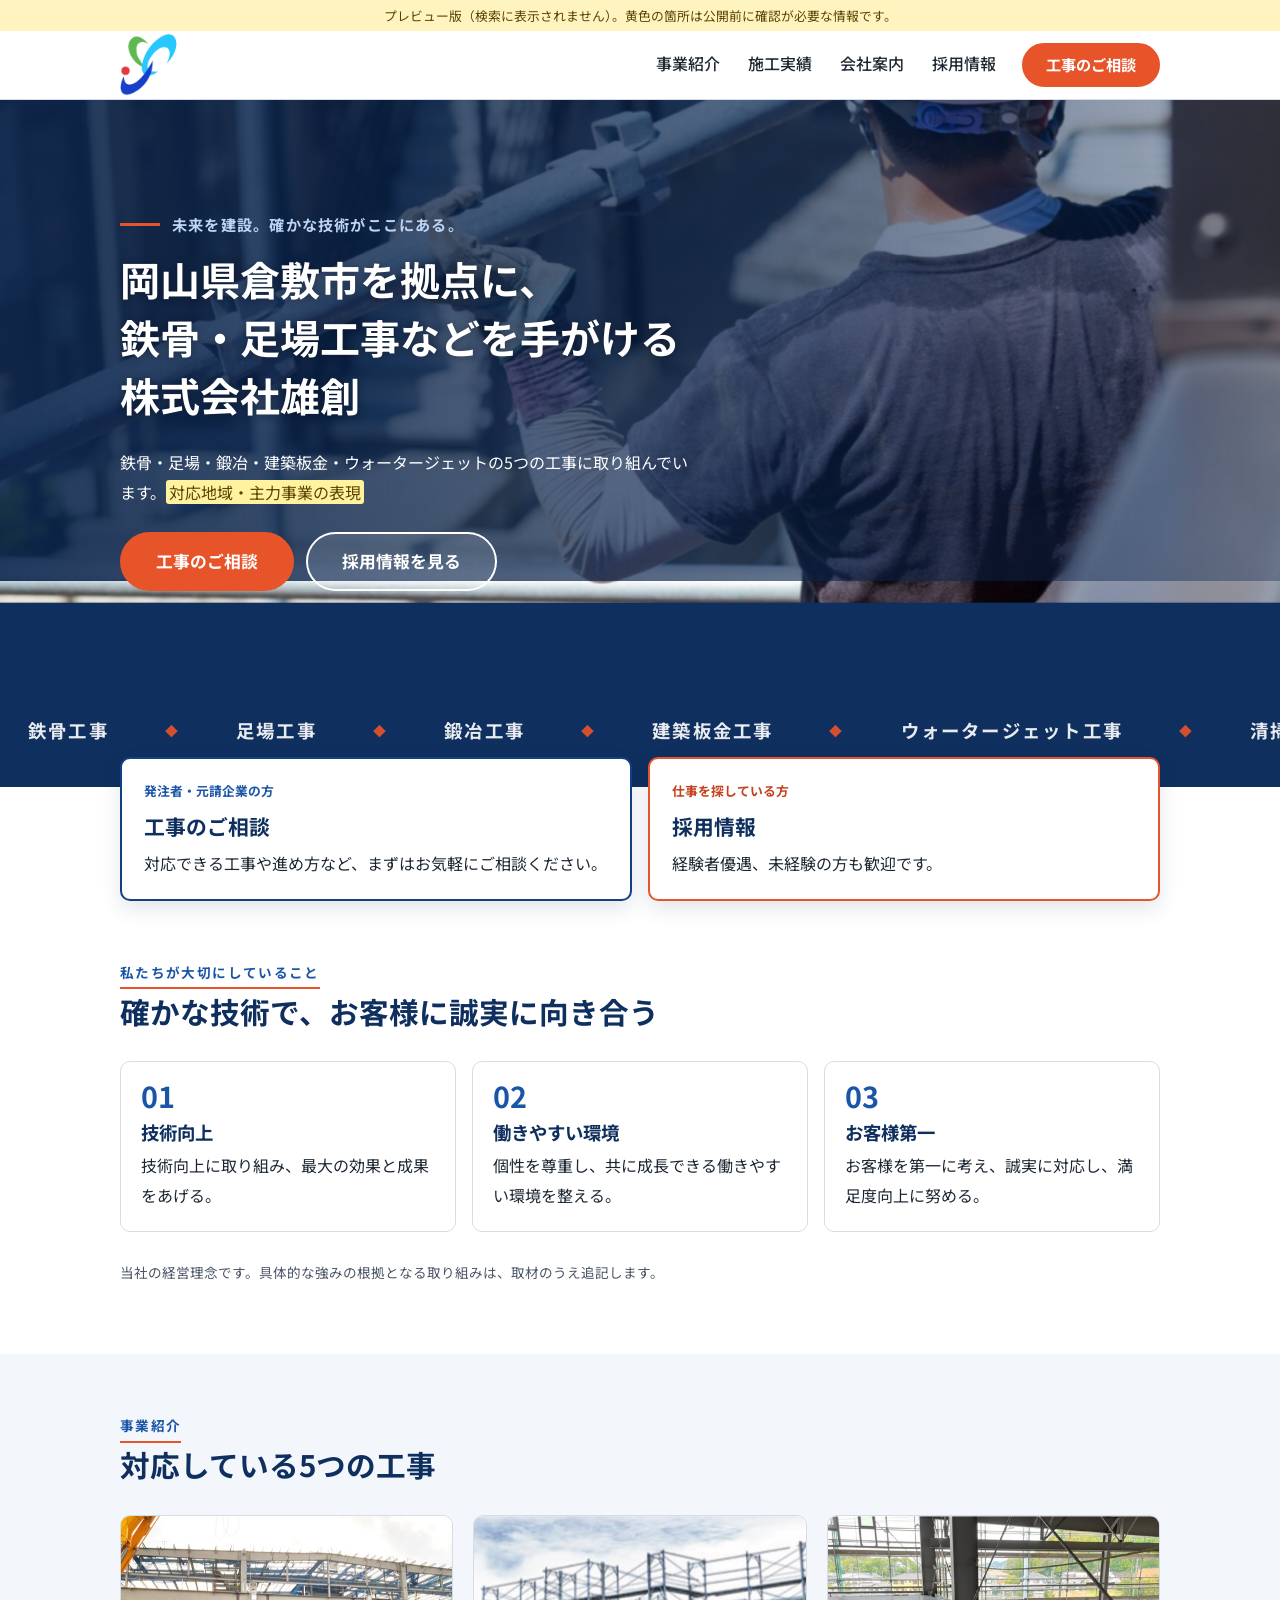
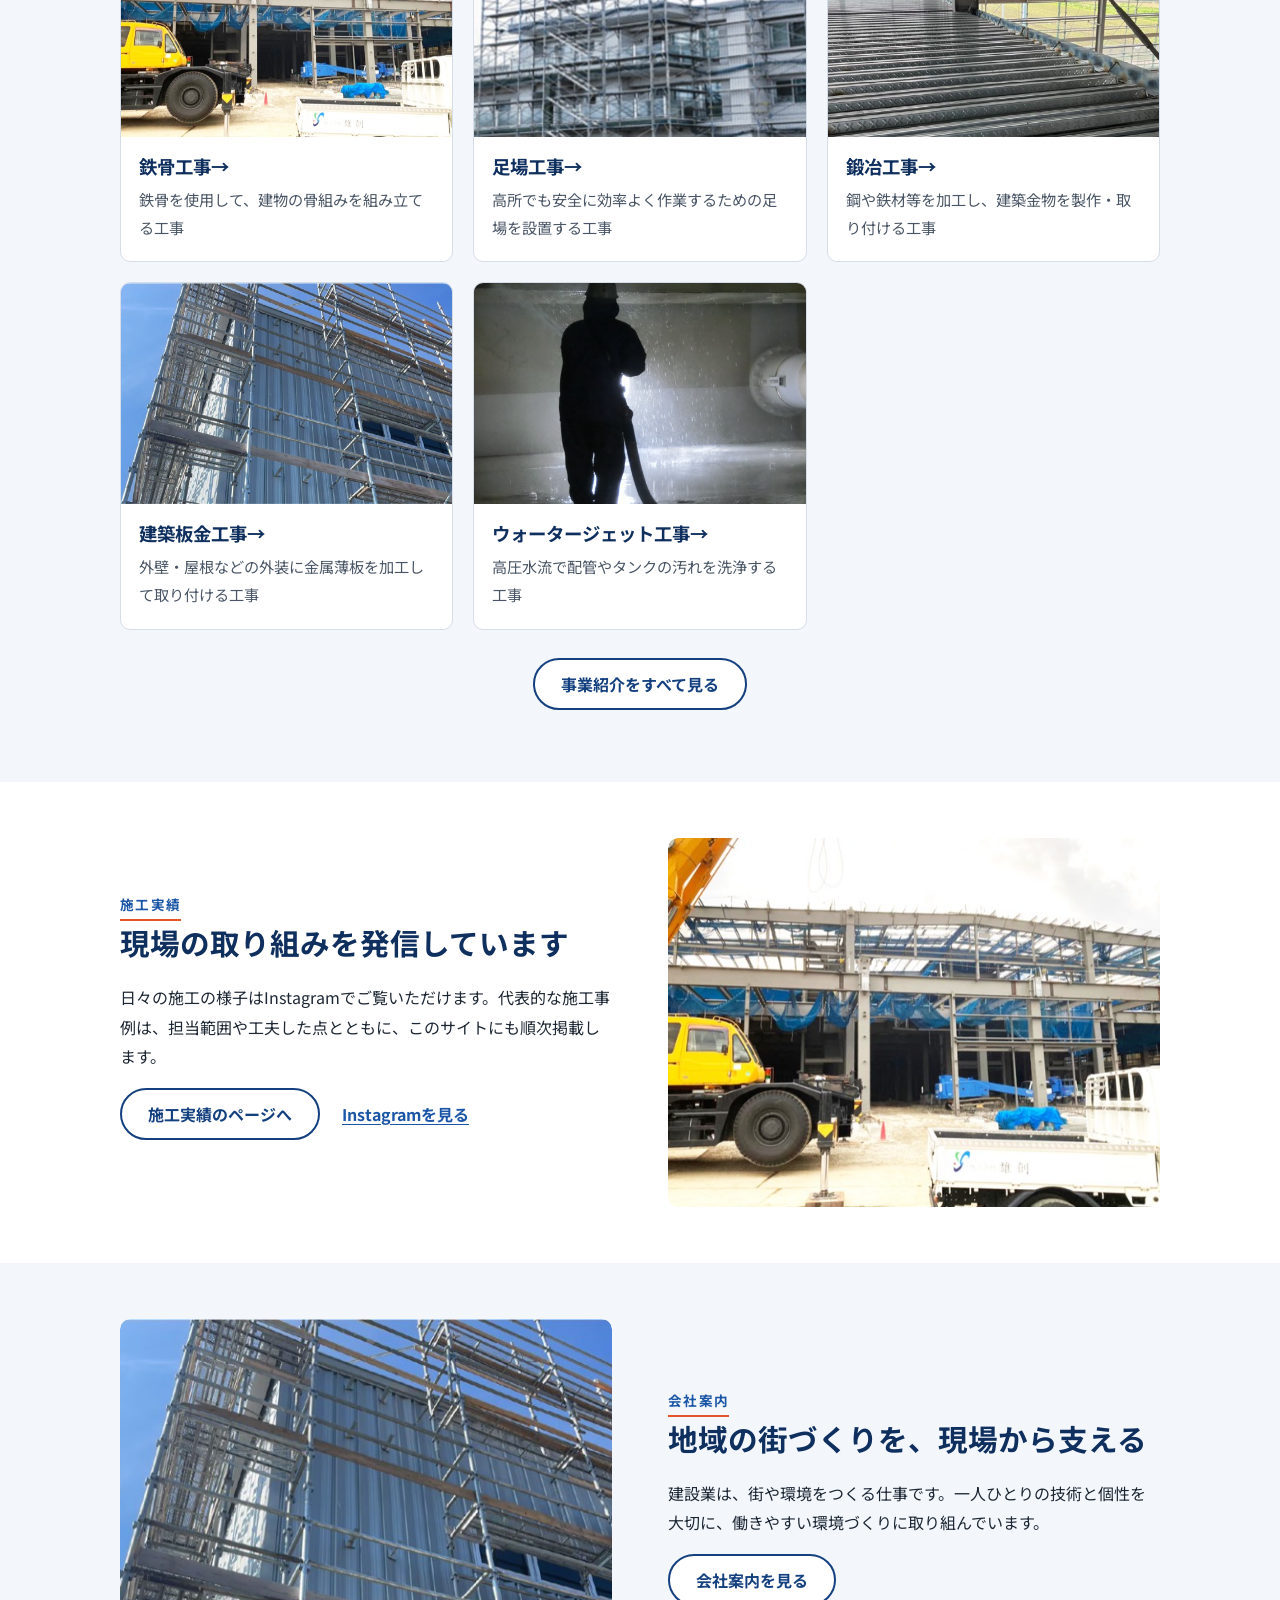
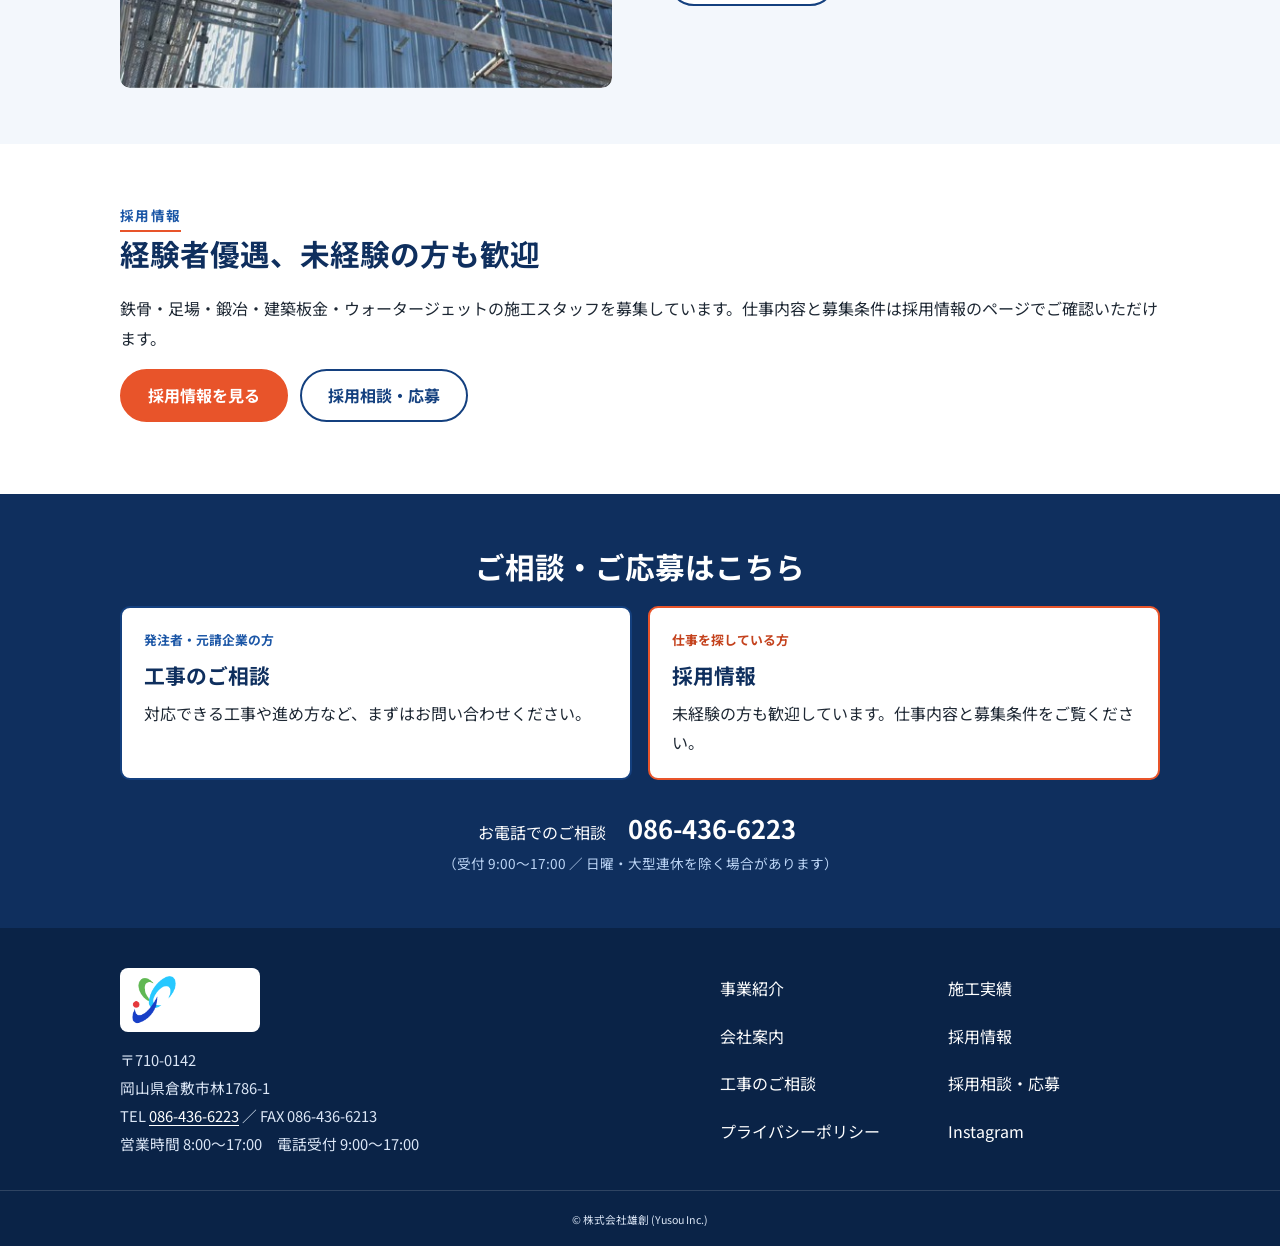
<file: index.html>
<!doctype html>
<html lang="ja">
<head>
<meta charset="utf-8">
<meta name="viewport" content="width=device-width, initial-scale=1">
<title>株式会社雄創｜岡山県倉敷市の鉄骨・足場工事</title>
<meta name="description" content="岡山県倉敷市を拠点に、鉄骨工事・足場工事・鍛冶工事・建築板金工事・ウォータージェット工事に取り組む株式会社雄創の公式サイトです。工事のご相談・採用情報はこちら。">
<meta name="robots" content="noindex,nofollow">
<link rel="canonical" href="https://www.yuusouinc.com/">
<meta property="og:type" content="website">
<meta property="og:locale" content="ja_JP">
<meta property="og:site_name" content="株式会社雄創">
<meta property="og:title" content="株式会社雄創｜岡山県倉敷市の鉄骨・足場工事">
<meta property="og:description" content="岡山県倉敷市を拠点に、鉄骨工事・足場工事・鍛冶工事・建築板金工事・ウォータージェット工事に取り組む株式会社雄創の公式サイトです。工事のご相談・採用情報はこちら。">
<meta property="og:url" content="https://www.yuusouinc.com/">
<meta property="og:image" content="https://www.yuusouinc.com/assets/img/work2.jpg">
<meta name="theme-color" content="#14407f">
<link rel="icon" href="assets/img/favicon.svg" type="image/svg+xml">
<link rel="preconnect" href="https://fonts.googleapis.com">
<link rel="preconnect" href="https://fonts.gstatic.com" crossorigin>
<link rel="stylesheet" href="https://fonts.googleapis.com/css2?family=Noto+Sans+JP:wght@400;500;700&display=swap">
<link rel="stylesheet" href="assets/css/style.css">
<script type="application/ld+json">{"@context": "https://schema.org", "@type": "Organization", "name": "株式会社雄創", "alternateName": "Yusou Inc.", "url": "https://www.yuusouinc.com/", "logo": "https://www.yuusouinc.com/assets/img/logo.png", "telephone": "+81-86-436-6223", "faxNumber": "+81-86-436-6213", "address": {"@type": "PostalAddress", "postalCode": "710-0142", "addressRegion": "岡山県", "addressLocality": "倉敷市", "streetAddress": "林1786-1", "addressCountry": "JP"}, "sameAs": ["https://www.instagram.com/kabuyusou"]}</script>
</head>
<body>
<div class="preview-bar" role="note">プレビュー版（検索に表示されません）。黄色の箇所は公開前に確認が必要な情報です。</div>
<a class="skip" href="#main">本文へスキップ</a>
<header class="site-header">
  <div class="wrap header-in">
    <a class="brand" href="index.html" aria-label="株式会社雄創 トップページ">
      <img src="assets/img/logo.png" width="190" height="78" alt="株式会社雄創">
    </a>
    <button class="nav-toggle" type="button" aria-expanded="false" aria-controls="gnav">
      <span class="nav-toggle-bars" aria-hidden="true"></span><span class="nav-toggle-label">メニュー</span>
    </button>
    <nav id="gnav" class="gnav" aria-label="メインメニュー">
      <ul>
        <li><a href="services/index.html">事業紹介</a></li><li><a href="works/index.html">施工実績</a></li><li><a href="company/index.html">会社案内</a></li><li><a href="recruit/index.html">採用情報</a></li>
        <li class="gnav-cta"><a class="btn btn-sm" href="contact/index.html" data-event="cta_contact_header">工事のご相談</a></li>
      </ul>
    </nav>
  </div>
</header>

<main id="main">

<section class="hero">
  <div class="hero-media"><img src="assets/img/work2.jpg" srcset="assets/img/work2-sm.jpg 600w, assets/img/work2.jpg 1200w" sizes="100vw" width="1200" height="800" alt="足場の資材を運ぶ作業員の後ろ姿" fetchpriority="high"></div>
  <div class="wrap hero-in">
    <p class="hero-kicker">未来を建設。確かな技術がここにある。</p>
    <h1>岡山県倉敷市を拠点に、<br class="pc">鉄骨・足場工事などを手がける<br class="pc">株式会社雄創</h1>
    <p class="hero-sub">鉄骨・足場・鍛冶・建築板金・ウォータージェットの5つの工事に取り組んでいます。<mark class="tbc" title="対応地域と主力事業を確認して確定">対応地域・主力事業の表現</mark></p>
    <div class="hero-actions">
      <a class="btn btn-lg" href="contact/index.html" data-event="cta_contact_hero">工事のご相談</a>
      <a class="btn btn-lg btn-ghost" href="recruit/index.html" data-event="cta_recruit_hero">採用情報を見る</a>
    </div>
  </div>
</section>

<div class="ticker" aria-hidden="true"><div class="ticker-track"><span>鉄骨工事</span><span>足場工事</span><span>鍛冶工事</span><span>建築板金工事</span><span>ウォータージェット工事</span><span>清掃業務</span><span>鉄骨工事</span><span>足場工事</span><span>鍛冶工事</span><span>建築板金工事</span><span>ウォータージェット工事</span><span>清掃業務</span><span>鉄骨工事</span><span>足場工事</span><span>鍛冶工事</span><span>建築板金工事</span><span>ウォータージェット工事</span><span>清掃業務</span><span>鉄骨工事</span><span>足場工事</span><span>鍛冶工事</span><span>建築板金工事</span><span>ウォータージェット工事</span><span>清掃業務</span></div></div>

<section class="entrances" aria-label="目的から探す">
  <div class="wrap cta-grid">
    <a class="cta-card" href="contact/index.html" data-event="cta_contact_entrance">
      <span class="cta-card-label">発注者・元請企業の方</span>
      <strong>工事のご相談</strong>
      <span>対応できる工事や進め方など、まずはお気軽にご相談ください。</span>
    </a>
    <a class="cta-card cta-card-alt" href="recruit/index.html" data-event="cta_recruit_entrance">
      <span class="cta-card-label">仕事を探している方</span>
      <strong>採用情報</strong>
      <span>経験者優遇、未経験の方も歓迎です。</span>
    </a>
  </div>
</section>

<section class="section" aria-labelledby="values-h">
  <div class="wrap">
    <p class="eyebrow">私たちが大切にしていること</p>
    <h2 id="values-h">確かな技術で、お客様に誠実に向き合う</h2>
    <ol class="values">
      <li><span class="values-no" aria-hidden="true">01</span><h3>技術向上</h3><p>技術向上に取り組み、最大の効果と成果をあげる。</p></li>
      <li><span class="values-no" aria-hidden="true">02</span><h3>働きやすい環境</h3><p>個性を尊重し、共に成長できる働きやすい環境を整える。</p></li>
      <li><span class="values-no" aria-hidden="true">03</span><h3>お客様第一</h3><p>お客様を第一に考え、誠実に対応し、満足度向上に努める。</p></li>
    </ol>
    <p class="note-small">当社の経営理念です。具体的な強みの根拠となる取り組みは、取材のうえ追記します。</p>
  </div>
</section>

<section class="section section-tint" aria-labelledby="svc-h">
  <div class="wrap">
    <p class="eyebrow">事業紹介</p>
    <h2 id="svc-h">対応している5つの工事</h2>
    <ul class="cards"><li class="card">
  <div class="card-media"><img src="assets/img/work1.jpg" srcset="assets/img/work1-sm.jpg 600w, assets/img/work1.jpg 1200w" sizes="(min-width: 900px) 360px, 100vw" width="1200" height="899" alt="鉄骨の骨組みを組み上げている建設現場とクレーン車" loading="lazy" decoding="async"></div>
  <div class="card-body">
    <h3><a href="services/index.html#tekkotsu">鉄骨工事</a></h3>
    <p>鉄骨を使用して、建物の骨組みを組み立てる工事</p>
  </div>
</li><li class="card">
  <div class="card-media"><img src="assets/img/ashiba.jpg" srcset="assets/img/ashiba-sm.jpg 600w, assets/img/ashiba.jpg 1200w" sizes="(min-width: 900px) 360px, 100vw" width="1230" height="450" alt="建物を囲むように組まれた足場" loading="lazy" decoding="async"></div>
  <div class="card-body">
    <h3><a href="services/index.html#ashiba">足場工事</a></h3>
    <p>高所でも安全に効率よく作業するための足場を設置する工事</p>
  </div>
</li><li class="card">
  <div class="card-media"><img src="assets/img/work3.jpg" srcset="assets/img/work3-sm.jpg 600w, assets/img/work3.jpg 1200w" sizes="(min-width: 900px) 360px, 100vw" width="1200" height="773" alt="鉄骨の床に敷かれたデッキプレートと施工中の建物" loading="lazy" decoding="async"></div>
  <div class="card-body">
    <h3><a href="services/index.html#kaji">鍛冶工事</a></h3>
    <p>鋼や鉄材等を加工し、建築金物を製作・取り付ける工事</p>
  </div>
</li><li class="card">
  <div class="card-media"><img src="assets/img/work4.jpg" srcset="assets/img/work4-sm.jpg 600w, assets/img/work4.jpg 1200w" sizes="(min-width: 900px) 360px, 100vw" width="1200" height="773" alt="金属パネルの外壁に沿って組まれた足場" loading="lazy" decoding="async"></div>
  <div class="card-body">
    <h3><a href="services/index.html#bankin">建築板金工事</a></h3>
    <p>外壁・屋根などの外装に金属薄板を加工して取り付ける工事</p>
  </div>
</li><li class="card">
  <div class="card-media"><img src="assets/img/work5.jpg" srcset="assets/img/work5-sm.jpg 600w, assets/img/work5.jpg 1200w" sizes="(min-width: 900px) 360px, 100vw" width="1200" height="900" alt="タンク内で高圧水による洗浄作業をする作業員のシルエット" loading="lazy" decoding="async"></div>
  <div class="card-body">
    <h3><a href="services/index.html#waterjet">ウォータージェット工事</a></h3>
    <p>高圧水流で配管やタンクの汚れを洗浄する工事</p>
  </div>
</li></ul>
    <p class="more"><a class="btn btn-outline" href="services/index.html">事業紹介をすべて見る</a></p>
  </div>
</section>

<section class="section" aria-labelledby="works-h">
  <div class="wrap split">
    <div>
      <p class="eyebrow">施工実績</p>
      <h2 id="works-h">現場の取り組みを発信しています</h2>
      <p>日々の施工の様子はInstagramでご覧いただけます。代表的な施工事例は、担当範囲や工夫した点とともに、このサイトにも順次掲載します。</p>
      <p class="more-left">
        <a class="btn btn-outline" href="works/index.html">施工実績のページへ</a>
        <a class="btn btn-text" href="https://www.instagram.com/kabuyusou" target="_blank" rel="noopener">Instagramを見る<span class="sr">（新しいタブで開きます）</span></a>
      </p>
    </div>
    <div class="split-media"><img src="assets/img/work1.jpg" srcset="assets/img/work1-sm.jpg 600w, assets/img/work1.jpg 1200w" sizes="(min-width: 900px) 520px, 100vw" width="1200" height="899" alt="鉄骨の骨組みを組み上げている建設現場" loading="lazy" decoding="async"></div>
  </div>
</section>

<section class="section section-tint" aria-labelledby="co-h">
  <div class="wrap split split-rev">
    <div class="split-media"><img src="assets/img/work4.jpg" srcset="assets/img/work4-sm.jpg 600w, assets/img/work4.jpg 1200w" sizes="(min-width: 900px) 520px, 100vw" width="1200" height="773" alt="金属パネルの外壁に沿って組まれた足場" loading="lazy" decoding="async"></div>
    <div>
      <p class="eyebrow">会社案内</p>
      <h2 id="co-h">地域の街づくりを、現場から支える</h2>
      <p>建設業は、街や環境をつくる仕事です。一人ひとりの技術と個性を大切に、働きやすい環境づくりに取り組んでいます。</p>
      <p class="more-left"><a class="btn btn-outline" href="company/index.html">会社案内を見る</a></p>
    </div>
  </div>
</section>

<section class="section" aria-labelledby="rec-h">
  <div class="wrap">
    <p class="eyebrow">採用情報</p>
    <h2 id="rec-h">経験者優遇、未経験の方も歓迎</h2>
    <p>鉄骨・足場・鍛冶・建築板金・ウォータージェットの施工スタッフを募集しています。仕事内容と募集条件は採用情報のページでご確認いただけます。</p>
    <p class="more-left">
      <a class="btn" href="recruit/index.html" data-event="cta_recruit_section">採用情報を見る</a>
      <a class="btn btn-outline" href="recruit/contact/index.html" data-event="cta_recruit_contact_section">採用相談・応募</a>
    </p>
  </div>
</section>
<section class="cta-band" aria-labelledby="cta-h">
  <div class="wrap">
    <h2 id="cta-h">ご相談・ご応募はこちら</h2>
    <div class="cta-grid">
      <a class="cta-card" href="contact/index.html" data-event="cta_contact_band">
        <span class="cta-card-label">発注者・元請企業の方</span>
        <strong>工事のご相談</strong>
        <span>対応できる工事や進め方など、まずはお問い合わせください。</span>
      </a>
      <a class="cta-card cta-card-alt" href="recruit/index.html" data-event="cta_recruit_band">
        <span class="cta-card-label">仕事を探している方</span>
        <strong>採用情報</strong>
        <span>未経験の方も歓迎しています。仕事内容と募集条件をご覧ください。</span>
      </a>
    </div>
    <p class="cta-tel">お電話でのご相談　<a href="tel:0864366223" data-event="tel_click_band">086-436-6223</a>
      <span>（受付 9:00〜17:00 ／ 日曜・大型連休を除く場合があります）</span></p>
  </div>
</section>

</main>
<footer class="site-footer">
  <div class="wrap footer-in">
    <div class="footer-co">
      <img src="assets/img/logo.png" width="190" height="78" alt="株式会社雄創" loading="lazy">
      <address>
        〒710-0142<br>岡山県倉敷市林1786-1<br>
        TEL <a href="tel:0864366223" data-event="tel_click_footer">086-436-6223</a> ／ FAX 086-436-6213<br>
        営業時間 8:00〜17:00　電話受付 9:00〜17:00
      </address>
    </div>
    <nav class="footer-nav" aria-label="フッターメニュー">
      <ul>
        <li><a href="services/index.html">事業紹介</a></li>
        <li><a href="works/index.html">施工実績</a></li>
        <li><a href="company/index.html">会社案内</a></li>
        <li><a href="recruit/index.html">採用情報</a></li>
        <li><a href="contact/index.html">工事のご相談</a></li>
        <li><a href="recruit/contact/index.html">採用相談・応募</a></li>
        <li><a href="privacy/index.html">プライバシーポリシー</a></li>
        <li><a href="https://www.instagram.com/kabuyusou" rel="noopener" target="_blank">Instagram<span class="sr"> （新しいタブで開きます）</span></a></li>
      </ul>
    </nav>
  </div>
  <p class="copy"><small>© 株式会社雄創 (Yusou Inc.)</small></p>
</footer>
<script src="assets/js/main.js" defer></script>
</body>
</html>
</file>
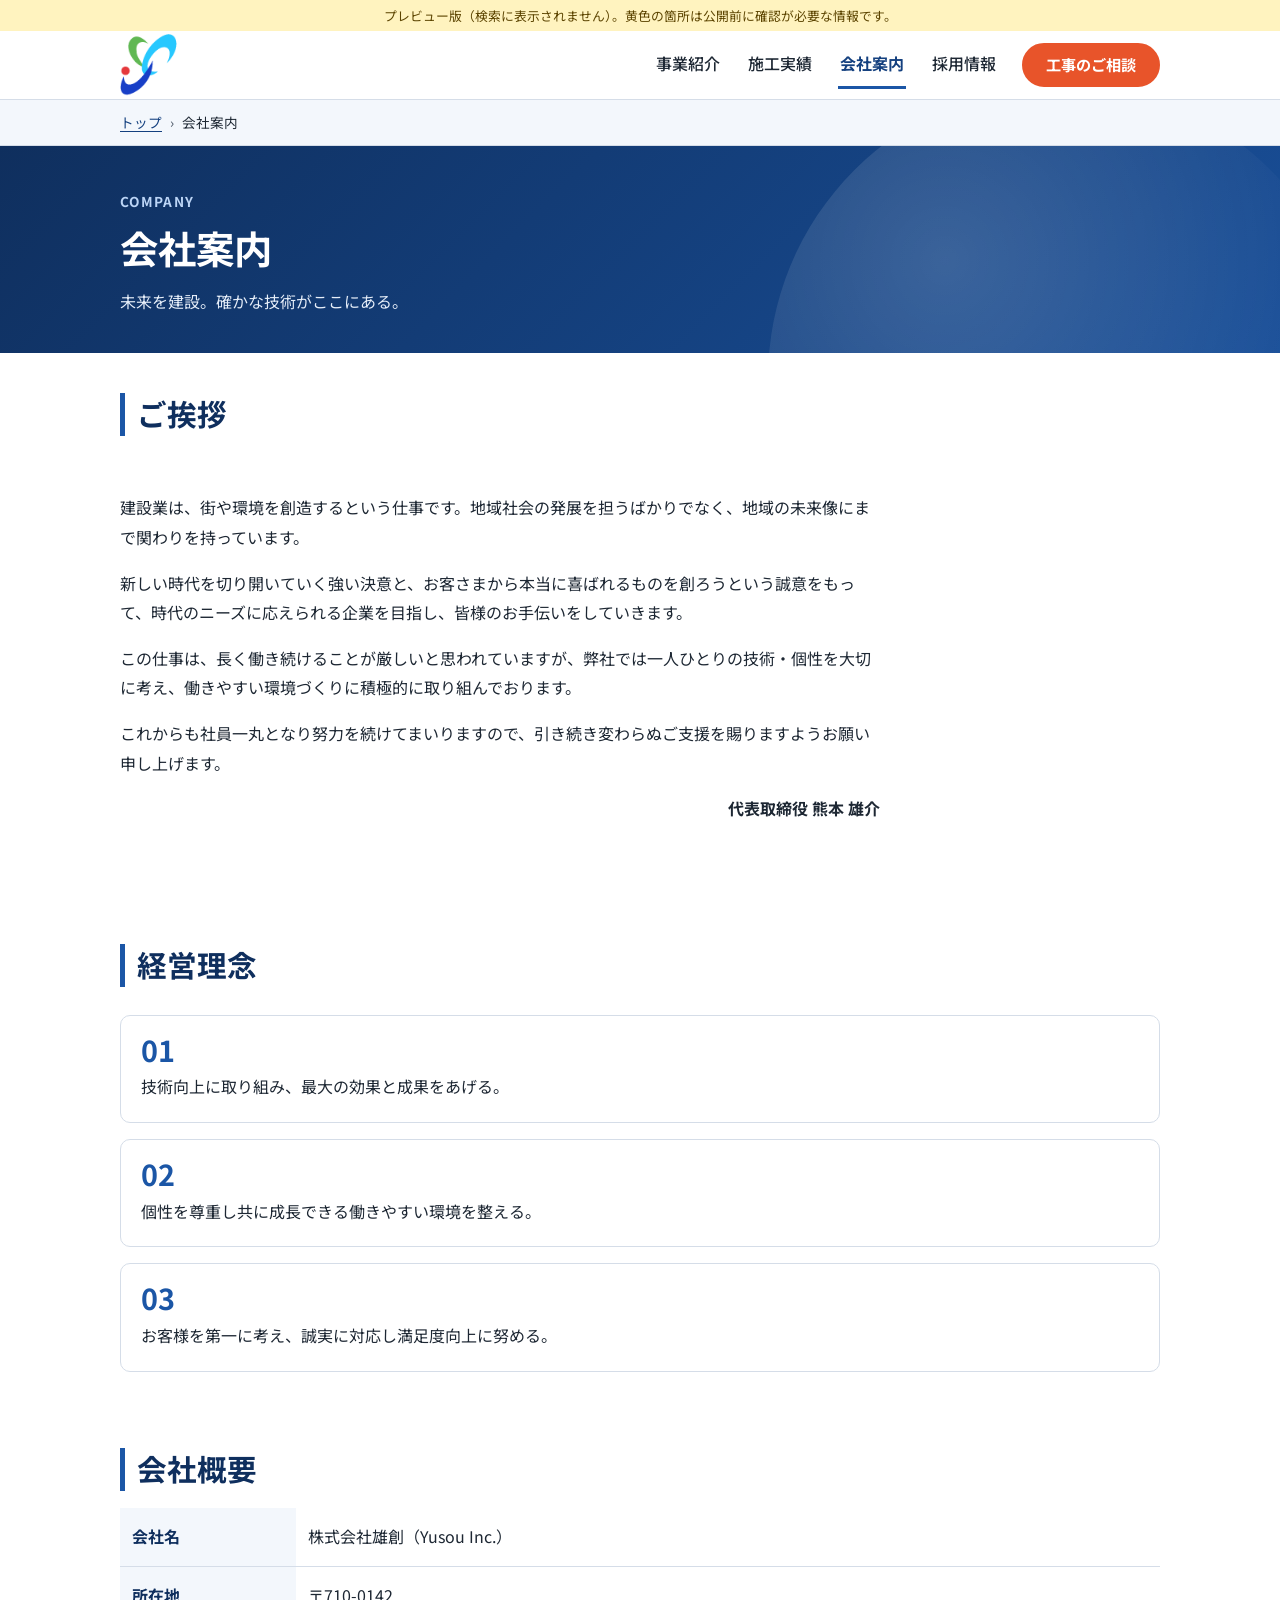
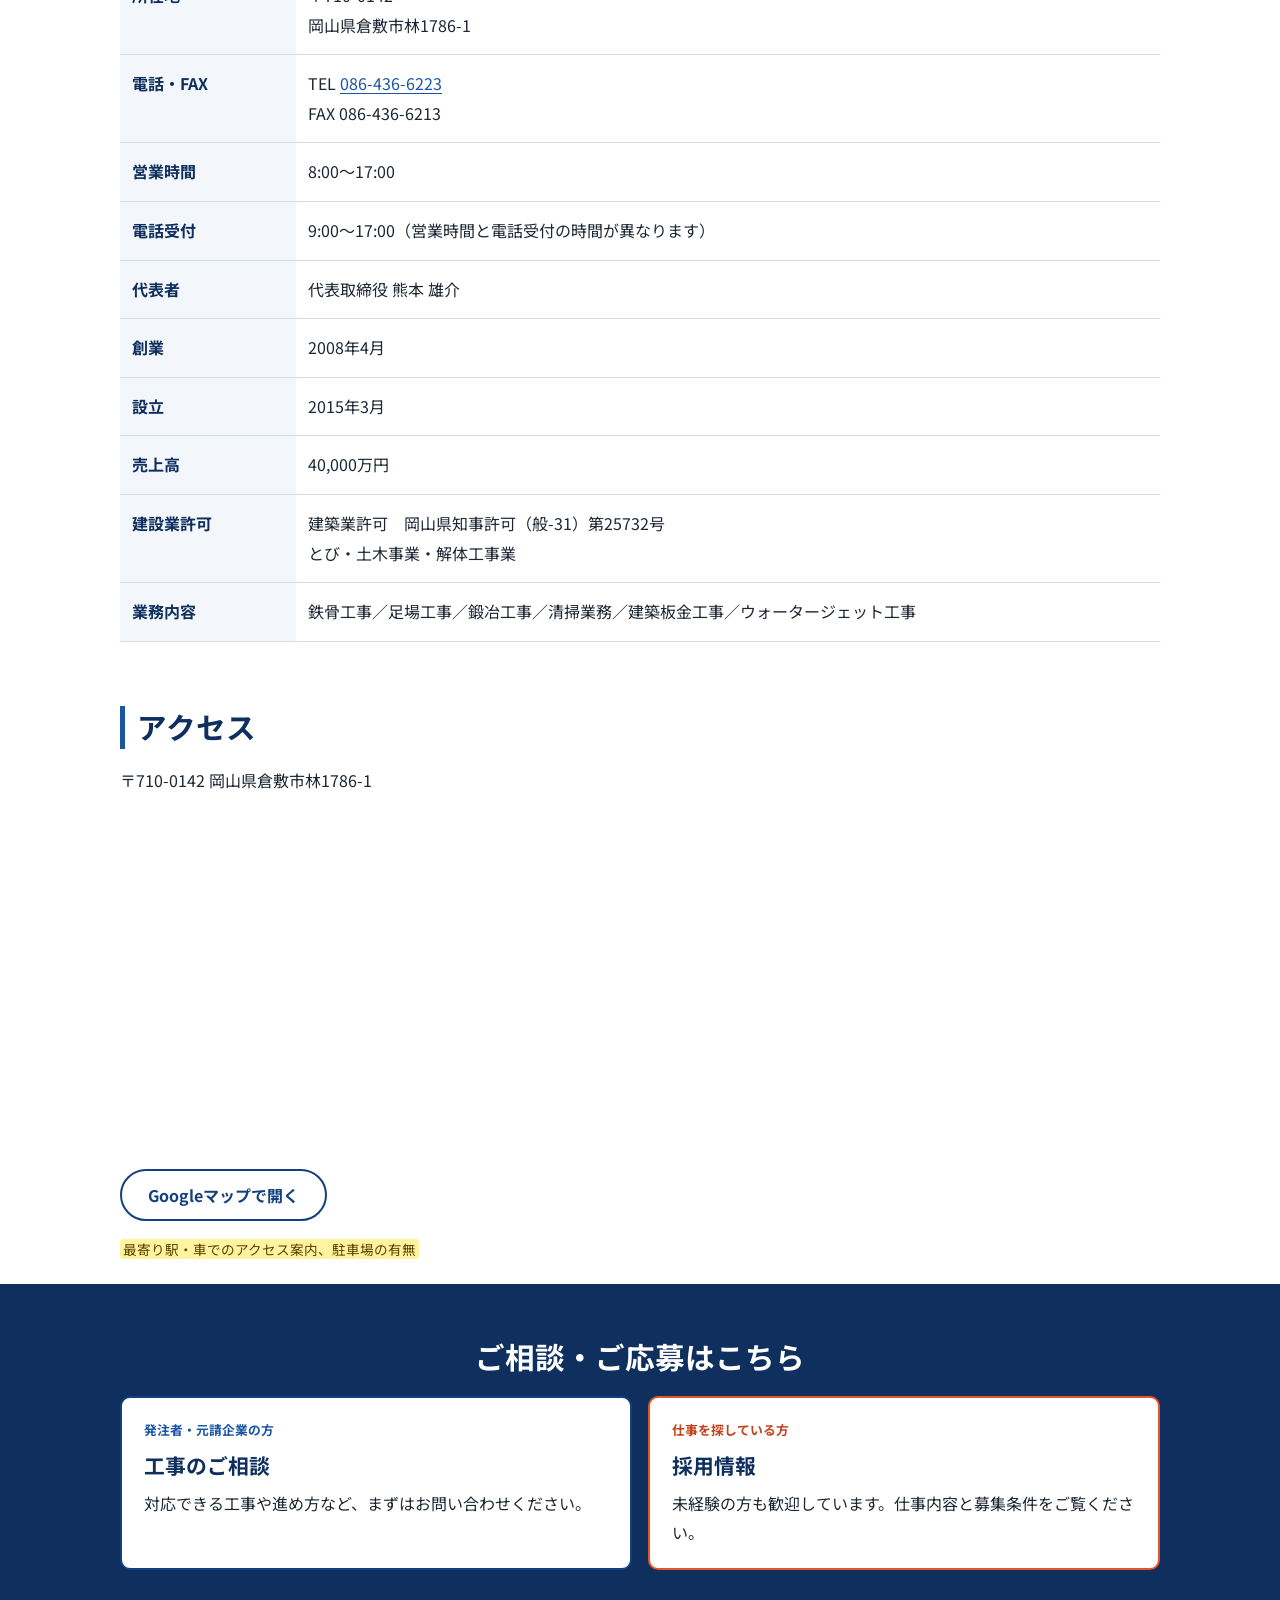
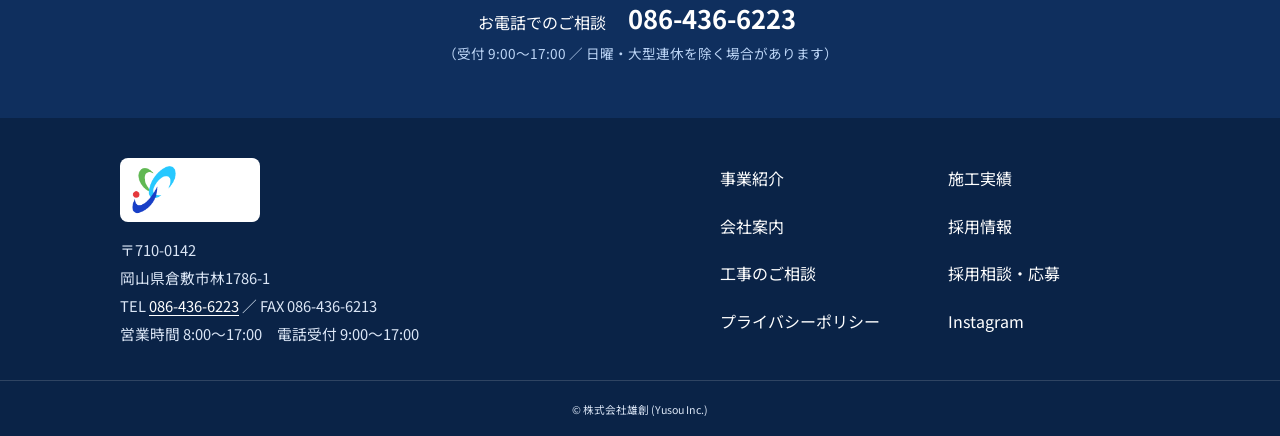
<file: company/index.html>
<!doctype html>
<html lang="ja">
<head>
<meta charset="utf-8">
<meta name="viewport" content="width=device-width, initial-scale=1">
<title>会社案内（会社概要・代表挨拶・経営理念）｜株式会社雄創</title>
<meta name="description" content="株式会社雄創の会社概要、代表挨拶、経営理念、所在地（岡山県倉敷市林1786-1）、建設業許可情報をご案内します。">
<meta name="robots" content="noindex,nofollow">
<link rel="canonical" href="https://www.yuusouinc.com/company/">
<meta property="og:type" content="website">
<meta property="og:locale" content="ja_JP">
<meta property="og:site_name" content="株式会社雄創">
<meta property="og:title" content="会社案内（会社概要・代表挨拶・経営理念）｜株式会社雄創">
<meta property="og:description" content="株式会社雄創の会社概要、代表挨拶、経営理念、所在地（岡山県倉敷市林1786-1）、建設業許可情報をご案内します。">
<meta property="og:url" content="https://www.yuusouinc.com/company/">
<meta property="og:image" content="https://www.yuusouinc.com/assets/img/work2.jpg">
<meta name="theme-color" content="#14407f">
<link rel="icon" href="../assets/img/favicon.svg" type="image/svg+xml">
<link rel="preconnect" href="https://fonts.googleapis.com">
<link rel="preconnect" href="https://fonts.gstatic.com" crossorigin>
<link rel="stylesheet" href="https://fonts.googleapis.com/css2?family=Noto+Sans+JP:wght@400;500;700&display=swap">
<link rel="stylesheet" href="../assets/css/style.css">
<script type="application/ld+json">{"@context": "https://schema.org", "@type": "Organization", "name": "株式会社雄創", "alternateName": "Yusou Inc.", "url": "https://www.yuusouinc.com/", "logo": "https://www.yuusouinc.com/assets/img/logo.png", "telephone": "+81-86-436-6223", "faxNumber": "+81-86-436-6213", "address": {"@type": "PostalAddress", "postalCode": "710-0142", "addressRegion": "岡山県", "addressLocality": "倉敷市", "streetAddress": "林1786-1", "addressCountry": "JP"}, "sameAs": ["https://www.instagram.com/kabuyusou"]}</script>
<script type="application/ld+json">{"@context": "https://schema.org", "@type": "BreadcrumbList", "itemListElement": [{"@type": "ListItem", "position": 1, "name": "トップ", "item": "https://www.yuusouinc.com/"}, {"@type": "ListItem", "position": 2, "name": "会社案内", "item": "https://www.yuusouinc.com/company/"}]}</script>
</head>
<body>
<div class="preview-bar" role="note">プレビュー版（検索に表示されません）。黄色の箇所は公開前に確認が必要な情報です。</div>
<a class="skip" href="#main">本文へスキップ</a>
<header class="site-header">
  <div class="wrap header-in">
    <a class="brand" href="../index.html" aria-label="株式会社雄創 トップページ">
      <img src="../assets/img/logo.png" width="190" height="78" alt="株式会社雄創">
    </a>
    <button class="nav-toggle" type="button" aria-expanded="false" aria-controls="gnav">
      <span class="nav-toggle-bars" aria-hidden="true"></span><span class="nav-toggle-label">メニュー</span>
    </button>
    <nav id="gnav" class="gnav" aria-label="メインメニュー">
      <ul>
        <li><a href="../services/index.html">事業紹介</a></li><li><a href="../works/index.html">施工実績</a></li><li><a href="../company/index.html" aria-current="page">会社案内</a></li><li><a href="../recruit/index.html">採用情報</a></li>
        <li class="gnav-cta"><a class="btn btn-sm" href="../contact/index.html" data-event="cta_contact_header">工事のご相談</a></li>
      </ul>
    </nav>
  </div>
</header>
<nav class="crumbs" aria-label="パンくず"><div class="wrap"><ol><li><a href="../index.html">トップ</a></li><li aria-current="page">会社案内</li></ol></div></nav>
<main id="main">
<section class="page-head"><div class="wrap"><p class="eyebrow">COMPANY</p><h1>会社案内</h1><p class="page-lead">未来を建設。確かな技術がここにある。</p></div></section>
<div class="wrap">
  <section class="block" aria-labelledby="greet-h">
    <h2 id="greet-h">ご挨拶</h2>
    <div class="prose greeting">
      <p>建設業は、街や環境を創造するという仕事です。地域社会の発展を担うばかりでなく、地域の未来像にまで関わりを持っています。</p>
      <p>新しい時代を切り開いていく強い決意と、お客さまから本当に喜ばれるものを創ろうという誠意をもって、時代のニーズに応えられる企業を目指し、皆様のお手伝いをしていきます。</p>
      <p>この仕事は、長く働き続けることが厳しいと思われていますが、弊社では一人ひとりの技術・個性を大切に考え、働きやすい環境づくりに積極的に取り組んでおります。</p>
      <p>これからも社員一丸となり努力を続けてまいりますので、引き続き変わらぬご支援を賜りますようお願い申し上げます。</p>
      <p class="sign">代表取締役 熊本 雄介</p>
    </div>
  </section>

  <section class="block" aria-labelledby="phil-h">
    <h2 id="phil-h">経営理念</h2>
    <ol class="values values-compact">
      <li><span class="values-no" aria-hidden="true">01</span><p>技術向上に取り組み、最大の効果と成果をあげる。</p></li>
      <li><span class="values-no" aria-hidden="true">02</span><p>個性を尊重し共に成長できる働きやすい環境を整える。</p></li>
      <li><span class="values-no" aria-hidden="true">03</span><p>お客様を第一に考え、誠実に対応し満足度向上に努める。</p></li>
    </ol>
  </section>

  <section class="block" aria-labelledby="out-h">
    <h2 id="out-h">会社概要</h2>
    <table class="spec">
      <tbody>
        <tr><th scope="row">会社名</th><td>株式会社雄創（Yusou Inc.）</td></tr>
        <tr><th scope="row">所在地</th><td>〒710-0142<br>岡山県倉敷市林1786-1</td></tr>
        <tr><th scope="row">電話・FAX</th><td>TEL <a href="tel:0864366223">086-436-6223</a><br>FAX 086-436-6213</td></tr>
        <tr><th scope="row">営業時間</th><td>8:00〜17:00</td></tr>
        <tr><th scope="row">電話受付</th><td>9:00〜17:00（営業時間と電話受付の時間が異なります）</td></tr>
        <tr><th scope="row">代表者</th><td>代表取締役 熊本 雄介</td></tr>
        <tr><th scope="row">創業</th><td>2008年4月</td></tr>
        <tr><th scope="row">設立</th><td>2015年3月</td></tr>
        <tr><th scope="row">売上高</th><td>40,000万円</td></tr>
        <tr><th scope="row">建設業許可</th><td>建築業許可　岡山県知事許可（般-31）第25732号<br>とび・土木事業・解体工事業</td></tr>
        <tr><th scope="row">業務内容</th><td>鉄骨工事／足場工事／鍛冶工事／清掃業務／建築板金工事／ウォータージェット工事</td></tr>
      </tbody>
    </table>
  </section>

  <section class="block" aria-labelledby="map-h">
    <h2 id="map-h">アクセス</h2>
    <p>〒710-0142 岡山県倉敷市林1786-1</p>
    <div class="map" data-src="https://www.google.com/maps?q=岡山県倉敷市林1786-1&output=embed">
      <p><a class="btn btn-outline" href="https://www.google.com/maps/search/?api=1&query=岡山県倉敷市林1786-1" target="_blank" rel="noopener">Googleマップで開く<span class="sr">（新しいタブで開きます）</span></a></p>
    </div>
    <p class="note-small"><mark class="tbc" title="確認後に記載">最寄り駅・車でのアクセス案内、駐車場の有無</mark></p>
  </section>
</div>
<section class="cta-band" aria-labelledby="cta-h">
  <div class="wrap">
    <h2 id="cta-h">ご相談・ご応募はこちら</h2>
    <div class="cta-grid">
      <a class="cta-card" href="../contact/index.html" data-event="cta_contact_band">
        <span class="cta-card-label">発注者・元請企業の方</span>
        <strong>工事のご相談</strong>
        <span>対応できる工事や進め方など、まずはお問い合わせください。</span>
      </a>
      <a class="cta-card cta-card-alt" href="../recruit/index.html" data-event="cta_recruit_band">
        <span class="cta-card-label">仕事を探している方</span>
        <strong>採用情報</strong>
        <span>未経験の方も歓迎しています。仕事内容と募集条件をご覧ください。</span>
      </a>
    </div>
    <p class="cta-tel">お電話でのご相談　<a href="tel:0864366223" data-event="tel_click_band">086-436-6223</a>
      <span>（受付 9:00〜17:00 ／ 日曜・大型連休を除く場合があります）</span></p>
  </div>
</section>
</main>
<footer class="site-footer">
  <div class="wrap footer-in">
    <div class="footer-co">
      <img src="../assets/img/logo.png" width="190" height="78" alt="株式会社雄創" loading="lazy">
      <address>
        〒710-0142<br>岡山県倉敷市林1786-1<br>
        TEL <a href="tel:0864366223" data-event="tel_click_footer">086-436-6223</a> ／ FAX 086-436-6213<br>
        営業時間 8:00〜17:00　電話受付 9:00〜17:00
      </address>
    </div>
    <nav class="footer-nav" aria-label="フッターメニュー">
      <ul>
        <li><a href="../services/index.html">事業紹介</a></li>
        <li><a href="../works/index.html">施工実績</a></li>
        <li><a href="../company/index.html">会社案内</a></li>
        <li><a href="../recruit/index.html">採用情報</a></li>
        <li><a href="../contact/index.html">工事のご相談</a></li>
        <li><a href="../recruit/contact/index.html">採用相談・応募</a></li>
        <li><a href="../privacy/index.html">プライバシーポリシー</a></li>
        <li><a href="https://www.instagram.com/kabuyusou" rel="noopener" target="_blank">Instagram<span class="sr"> （新しいタブで開きます）</span></a></li>
      </ul>
    </nav>
  </div>
  <p class="copy"><small>© 株式会社雄創 (Yusou Inc.)</small></p>
</footer>
<script src="../assets/js/main.js" defer></script>
</body>
</html>
</file>
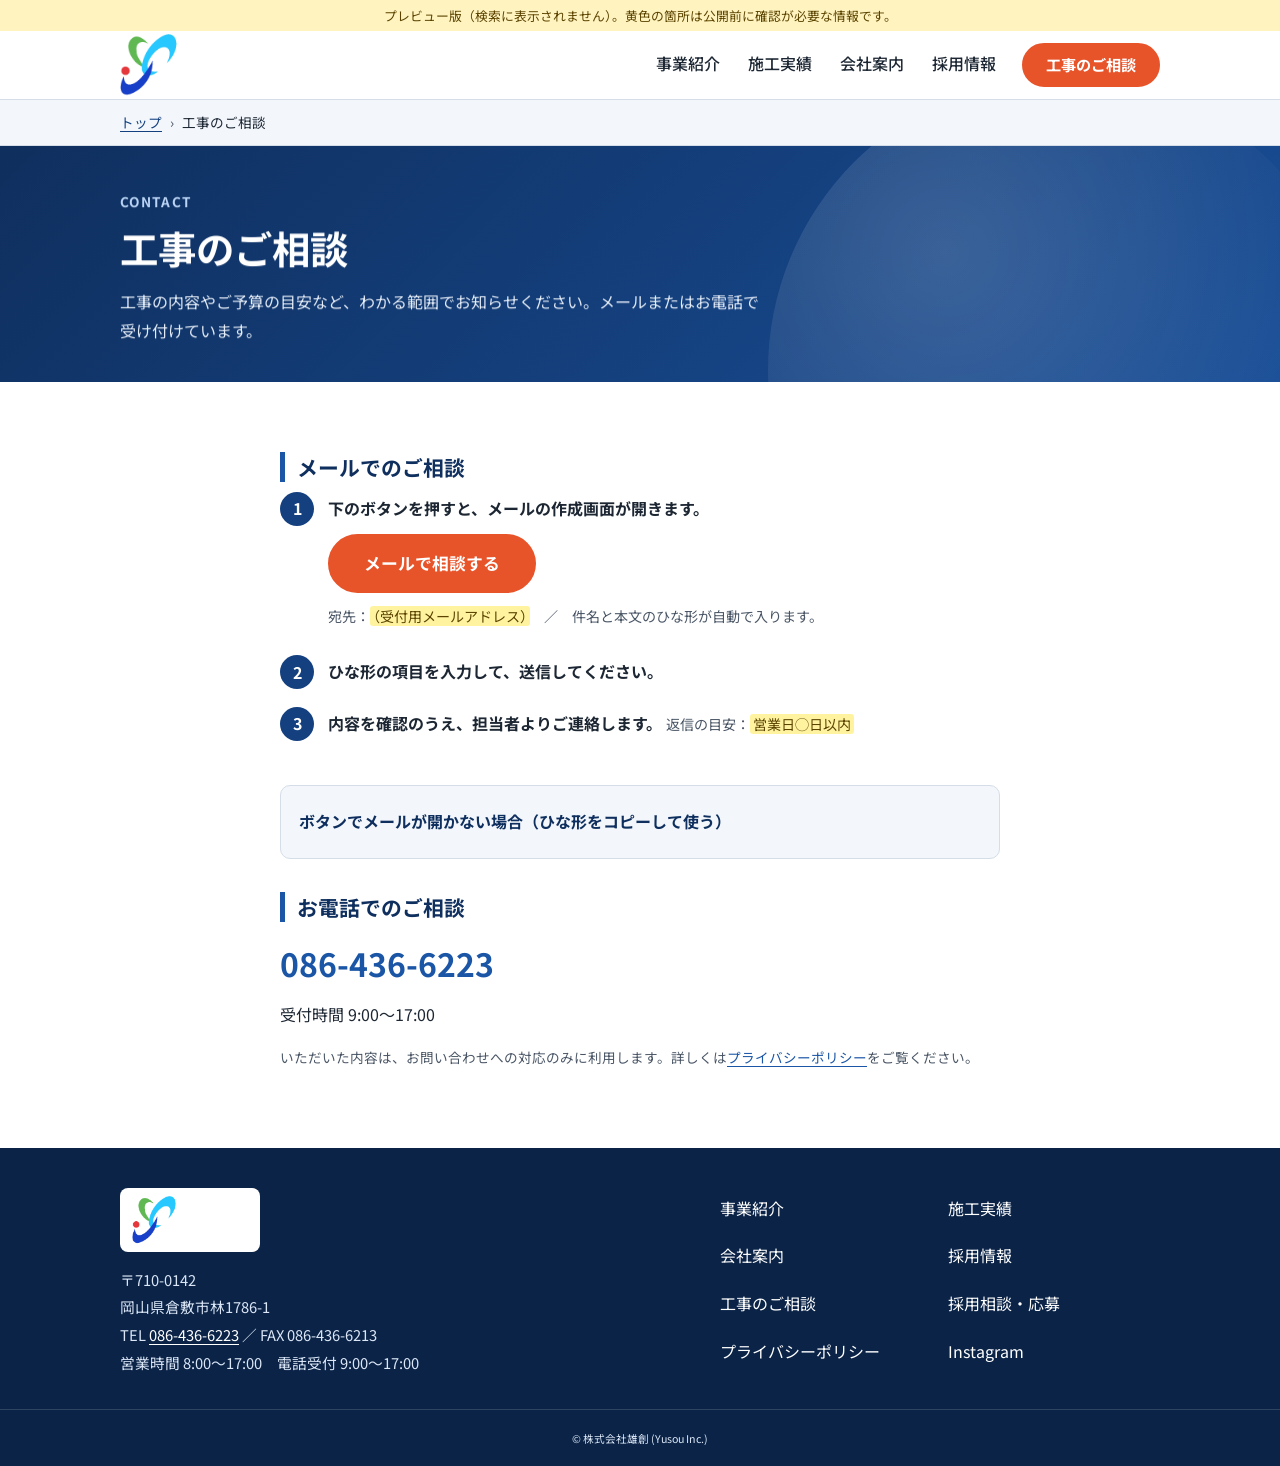
<file: contact/index.html>
<!doctype html>
<html lang="ja">
<head>
<meta charset="utf-8">
<meta name="viewport" content="width=device-width, initial-scale=1">
<title>工事のご相談・お問い合わせ｜株式会社雄創</title>
<meta name="description" content="株式会社雄創への工事のご相談・お問い合わせ窓口です。メールまたはお電話で、鉄骨・足場・鍛冶・建築板金・ウォータージェット工事のご相談を受け付けています。">
<meta name="robots" content="noindex,nofollow">
<link rel="canonical" href="https://www.yuusouinc.com/contact/">
<meta property="og:type" content="website">
<meta property="og:locale" content="ja_JP">
<meta property="og:site_name" content="株式会社雄創">
<meta property="og:title" content="工事のご相談・お問い合わせ｜株式会社雄創">
<meta property="og:description" content="株式会社雄創への工事のご相談・お問い合わせ窓口です。メールまたはお電話で、鉄骨・足場・鍛冶・建築板金・ウォータージェット工事のご相談を受け付けています。">
<meta property="og:url" content="https://www.yuusouinc.com/contact/">
<meta property="og:image" content="https://www.yuusouinc.com/assets/img/work2.jpg">
<meta name="theme-color" content="#14407f">
<link rel="icon" href="../assets/img/favicon.svg" type="image/svg+xml">
<link rel="preconnect" href="https://fonts.googleapis.com">
<link rel="preconnect" href="https://fonts.gstatic.com" crossorigin>
<link rel="stylesheet" href="https://fonts.googleapis.com/css2?family=Noto+Sans+JP:wght@400;500;700&display=swap">
<link rel="stylesheet" href="../assets/css/style.css">
<script type="application/ld+json">{"@context": "https://schema.org", "@type": "BreadcrumbList", "itemListElement": [{"@type": "ListItem", "position": 1, "name": "トップ", "item": "https://www.yuusouinc.com/"}, {"@type": "ListItem", "position": 2, "name": "工事のご相談", "item": "https://www.yuusouinc.com/contact/"}]}</script>
</head>
<body>
<div class="preview-bar" role="note">プレビュー版（検索に表示されません）。黄色の箇所は公開前に確認が必要な情報です。</div>
<a class="skip" href="#main">本文へスキップ</a>
<header class="site-header">
  <div class="wrap header-in">
    <a class="brand" href="../index.html" aria-label="株式会社雄創 トップページ">
      <img src="../assets/img/logo.png" width="190" height="78" alt="株式会社雄創">
    </a>
    <button class="nav-toggle" type="button" aria-expanded="false" aria-controls="gnav">
      <span class="nav-toggle-bars" aria-hidden="true"></span><span class="nav-toggle-label">メニュー</span>
    </button>
    <nav id="gnav" class="gnav" aria-label="メインメニュー">
      <ul>
        <li><a href="../services/index.html">事業紹介</a></li><li><a href="../works/index.html">施工実績</a></li><li><a href="../company/index.html">会社案内</a></li><li><a href="../recruit/index.html">採用情報</a></li>
        <li class="gnav-cta"><a class="btn btn-sm" href="../contact/index.html" data-event="cta_contact_header">工事のご相談</a></li>
      </ul>
    </nav>
  </div>
</header>
<nav class="crumbs" aria-label="パンくず"><div class="wrap"><ol><li><a href="../index.html">トップ</a></li><li aria-current="page">工事のご相談</li></ol></div></nav>
<main id="main">
<section class="page-head"><div class="wrap"><p class="eyebrow">CONTACT</p><h1>工事のご相談</h1><p class="page-lead">工事の内容やご予算の目安など、わかる範囲でお知らせください。メールまたはお電話で受け付けています。</p></div></section>
<div class="wrap form-wrap">
  <section aria-labelledby="mail-h">
    <h2 id="mail-h" class="h-line">メールでのご相談</h2>
    
  <ol class="steps">
    <li>
      <strong>下のボタンを押すと、メールの作成画面が開きます。</strong>
      <p><a class="btn btn-lg" href="mailto:?subject=%E3%80%90%E5%B7%A5%E4%BA%8B%E3%81%AE%E3%81%94%E7%9B%B8%E8%AB%87%E3%80%91&amp;body=%E4%BC%9A%E7%A4%BE%E5%90%8D%E3%83%BB%E5%9B%A3%E4%BD%93%E5%90%8D%EF%BC%88%E4%BB%BB%E6%84%8F%EF%BC%89%EF%BC%9A%0D%0A%E3%81%8A%E5%90%8D%E5%89%8D%EF%BC%9A%0D%0A%E3%81%94%E9%80%A3%E7%B5%A1%E5%85%88%EF%BC%88%E9%9B%BB%E8%A9%B1%E7%95%AA%E5%8F%B7%E3%81%AA%E3%81%A9%E3%83%BB%E4%BB%BB%E6%84%8F%EF%BC%89%EF%BC%9A%0D%0A%E3%81%94%E7%9B%B8%E8%AB%87%E3%81%AE%E5%B7%A5%E4%BA%8B%EF%BC%88%E9%89%84%E9%AA%A8%EF%BC%8F%E8%B6%B3%E5%A0%B4%EF%BC%8F%E9%8D%9B%E5%86%B6%EF%BC%8F%E5%BB%BA%E7%AF%89%E6%9D%BF%E9%87%91%EF%BC%8F%E3%82%A6%E3%82%A9%E3%83%BC%E3%82%BF%E3%83%BC%E3%82%B8%E3%82%A7%E3%83%83%E3%83%88%EF%BC%8F%E3%81%9D%E3%81%AE%E4%BB%96%EF%BC%89%EF%BC%9A%0D%0A%E3%81%94%E7%9B%B8%E8%AB%87%E5%86%85%E5%AE%B9%EF%BC%9A%0D%0A%0D%0A%E2%80%BB%E3%81%94%E4%BD%8F%E6%89%80%E3%83%BB%E3%83%95%E3%83%AA%E3%82%AC%E3%83%8A%E3%81%AA%E3%81%A9%E3%81%AE%E8%A8%98%E5%85%A5%E3%81%AF%E4%B8%8D%E8%A6%81%E3%81%A7%E3%81%99%E3%80%82" data-event="mail_click_construction">メールで相談する</a></p>
      <p class="hint">宛先：<mark class="tbc" title="受付用のメールアドレスが決まったら build.py の CO[&#x27;email&#x27;] に設定">（受付用メールアドレス）</mark>　／　件名と本文のひな形が自動で入ります。</p>
    </li>
    <li><strong>ひな形の項目を入力して、送信してください。</strong></li>
    <li><strong>内容を確認のうえ、担当者よりご連絡します。</strong>
      <span class="hint">返信の目安：<mark class="tbc" title="返信目安を確認">営業日◯日以内</mark></span></li>
  </ol>
  <details class="tmpl">
    <summary>ボタンでメールが開かない場合（ひな形をコピーして使う）</summary>
    <p>お使いのメールソフトに、宛先 <mark class="tbc" title="受付用のメールアドレスが決まったら build.py の CO[&#x27;email&#x27;] に設定">（受付用メールアドレス）</mark> と、下の件名・本文をコピーして送信してください。</p>
    <p class="tmpl-subject"><span>件名</span> <code>【工事のご相談】</code></p>
    <pre id="c-tmpl">会社名・団体名（任意）：
お名前：
ご連絡先（電話番号など・任意）：
ご相談の工事（鉄骨／足場／鍛冶／建築板金／ウォータージェット／その他）：
ご相談内容：

※ご住所・フリガナなどの記入は不要です。</pre>
    <button class="btn btn-outline btn-sm" type="button" data-copy="#c-tmpl">本文をコピーする</button>
    <span class="copy-status" role="status" aria-live="polite"></span>
  </details>
  </section>
  <section aria-labelledby="tel-h">
    <h2 id="tel-h" class="h-line">お電話でのご相談</h2>
    <p class="tel-big"><a href="tel:0864366223" data-event="tel_click_contact">086-436-6223</a></p>
    <p>受付時間 9:00〜17:00</p>
  </section>
  <p class="note-small">いただいた内容は、お問い合わせへの対応のみに利用します。詳しくは<a href="../privacy/index.html">プライバシーポリシー</a>をご覧ください。</p>
</div>
</main>
<footer class="site-footer">
  <div class="wrap footer-in">
    <div class="footer-co">
      <img src="../assets/img/logo.png" width="190" height="78" alt="株式会社雄創" loading="lazy">
      <address>
        〒710-0142<br>岡山県倉敷市林1786-1<br>
        TEL <a href="tel:0864366223" data-event="tel_click_footer">086-436-6223</a> ／ FAX 086-436-6213<br>
        営業時間 8:00〜17:00　電話受付 9:00〜17:00
      </address>
    </div>
    <nav class="footer-nav" aria-label="フッターメニュー">
      <ul>
        <li><a href="../services/index.html">事業紹介</a></li>
        <li><a href="../works/index.html">施工実績</a></li>
        <li><a href="../company/index.html">会社案内</a></li>
        <li><a href="../recruit/index.html">採用情報</a></li>
        <li><a href="../contact/index.html">工事のご相談</a></li>
        <li><a href="../recruit/contact/index.html">採用相談・応募</a></li>
        <li><a href="../privacy/index.html">プライバシーポリシー</a></li>
        <li><a href="https://www.instagram.com/kabuyusou" rel="noopener" target="_blank">Instagram<span class="sr"> （新しいタブで開きます）</span></a></li>
      </ul>
    </nav>
  </div>
  <p class="copy"><small>© 株式会社雄創 (Yusou Inc.)</small></p>
</footer>
<script src="../assets/js/main.js" defer></script>
</body>
</html>
</file>
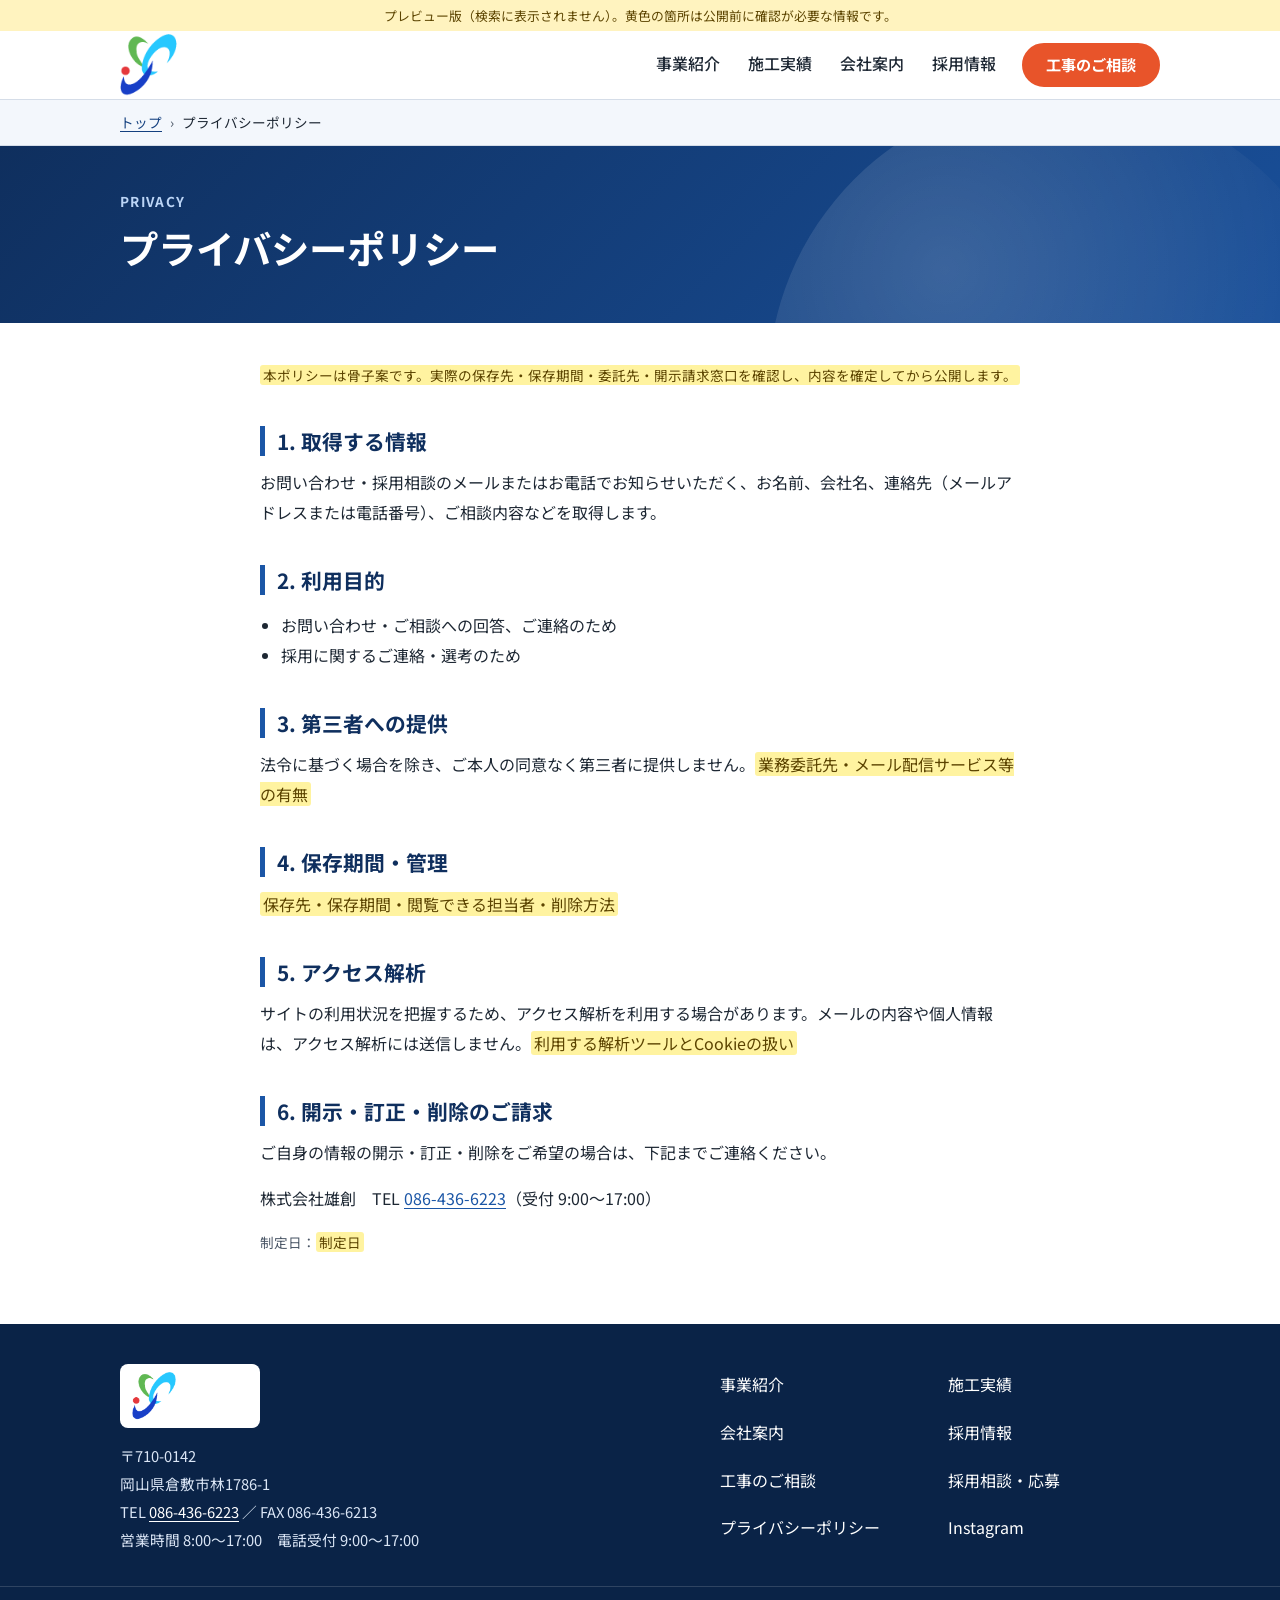
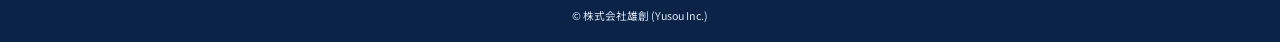
<file: privacy/index.html>
<!doctype html>
<html lang="ja">
<head>
<meta charset="utf-8">
<meta name="viewport" content="width=device-width, initial-scale=1">
<title>プライバシーポリシー｜株式会社雄創</title>
<meta name="description" content="株式会社雄創のプライバシーポリシー（個人情報の取り扱い）です。">
<meta name="robots" content="noindex,nofollow">
<link rel="canonical" href="https://www.yuusouinc.com/privacy/">
<meta property="og:type" content="website">
<meta property="og:locale" content="ja_JP">
<meta property="og:site_name" content="株式会社雄創">
<meta property="og:title" content="プライバシーポリシー｜株式会社雄創">
<meta property="og:description" content="株式会社雄創のプライバシーポリシー（個人情報の取り扱い）です。">
<meta property="og:url" content="https://www.yuusouinc.com/privacy/">
<meta property="og:image" content="https://www.yuusouinc.com/assets/img/work2.jpg">
<meta name="theme-color" content="#14407f">
<link rel="icon" href="../assets/img/favicon.svg" type="image/svg+xml">
<link rel="preconnect" href="https://fonts.googleapis.com">
<link rel="preconnect" href="https://fonts.gstatic.com" crossorigin>
<link rel="stylesheet" href="https://fonts.googleapis.com/css2?family=Noto+Sans+JP:wght@400;500;700&display=swap">
<link rel="stylesheet" href="../assets/css/style.css">
<script type="application/ld+json">{"@context": "https://schema.org", "@type": "BreadcrumbList", "itemListElement": [{"@type": "ListItem", "position": 1, "name": "トップ", "item": "https://www.yuusouinc.com/"}, {"@type": "ListItem", "position": 2, "name": "プライバシーポリシー", "item": "https://www.yuusouinc.com/privacy/"}]}</script>
</head>
<body>
<div class="preview-bar" role="note">プレビュー版（検索に表示されません）。黄色の箇所は公開前に確認が必要な情報です。</div>
<a class="skip" href="#main">本文へスキップ</a>
<header class="site-header">
  <div class="wrap header-in">
    <a class="brand" href="../index.html" aria-label="株式会社雄創 トップページ">
      <img src="../assets/img/logo.png" width="190" height="78" alt="株式会社雄創">
    </a>
    <button class="nav-toggle" type="button" aria-expanded="false" aria-controls="gnav">
      <span class="nav-toggle-bars" aria-hidden="true"></span><span class="nav-toggle-label">メニュー</span>
    </button>
    <nav id="gnav" class="gnav" aria-label="メインメニュー">
      <ul>
        <li><a href="../services/index.html">事業紹介</a></li><li><a href="../works/index.html">施工実績</a></li><li><a href="../company/index.html">会社案内</a></li><li><a href="../recruit/index.html">採用情報</a></li>
        <li class="gnav-cta"><a class="btn btn-sm" href="../contact/index.html" data-event="cta_contact_header">工事のご相談</a></li>
      </ul>
    </nav>
  </div>
</header>
<nav class="crumbs" aria-label="パンくず"><div class="wrap"><ol><li><a href="../index.html">トップ</a></li><li aria-current="page">プライバシーポリシー</li></ol></div></nav>
<main id="main">
<section class="page-head"><div class="wrap"><p class="eyebrow">PRIVACY</p><h1>プライバシーポリシー</h1></div></section>
<div class="wrap prose">
  <p class="note-small"><mark class="tbc" title="実際の個人情報の取り扱いを説明する文面にすること">本ポリシーは骨子案です。実際の保存先・保存期間・委託先・開示請求窓口を確認し、内容を確定してから公開します。</mark></p>
  <h2>1. 取得する情報</h2>
  <p>お問い合わせ・採用相談のメールまたはお電話でお知らせいただく、お名前、会社名、連絡先（メールアドレスまたは電話番号）、ご相談内容などを取得します。</p>
  <h2>2. 利用目的</h2>
  <ul>
    <li>お問い合わせ・ご相談への回答、ご連絡のため</li>
    <li>採用に関するご連絡・選考のため</li>
  </ul>
  <h2>3. 第三者への提供</h2>
  <p>法令に基づく場合を除き、ご本人の同意なく第三者に提供しません。<mark class="tbc" title="">業務委託先・メール配信サービス等の有無</mark></p>
  <h2>4. 保存期間・管理</h2>
  <p><mark class="tbc" title="運用担当と決定">保存先・保存期間・閲覧できる担当者・削除方法</mark></p>
  <h2>5. アクセス解析</h2>
  <p>サイトの利用状況を把握するため、アクセス解析を利用する場合があります。メールの内容や個人情報は、アクセス解析には送信しません。<mark class="tbc" title="導入状況を確認">利用する解析ツールとCookieの扱い</mark></p>
  <h2>6. 開示・訂正・削除のご請求</h2>
  <p>ご自身の情報の開示・訂正・削除をご希望の場合は、下記までご連絡ください。</p>
  <p>株式会社雄創　TEL <a href="tel:0864366223">086-436-6223</a>（受付 9:00〜17:00）</p>
  <p class="note-small">制定日：<mark class="tbc" title="公開日に合わせて設定">制定日</mark></p>
</div>
</main>
<footer class="site-footer">
  <div class="wrap footer-in">
    <div class="footer-co">
      <img src="../assets/img/logo.png" width="190" height="78" alt="株式会社雄創" loading="lazy">
      <address>
        〒710-0142<br>岡山県倉敷市林1786-1<br>
        TEL <a href="tel:0864366223" data-event="tel_click_footer">086-436-6223</a> ／ FAX 086-436-6213<br>
        営業時間 8:00〜17:00　電話受付 9:00〜17:00
      </address>
    </div>
    <nav class="footer-nav" aria-label="フッターメニュー">
      <ul>
        <li><a href="../services/index.html">事業紹介</a></li>
        <li><a href="../works/index.html">施工実績</a></li>
        <li><a href="../company/index.html">会社案内</a></li>
        <li><a href="../recruit/index.html">採用情報</a></li>
        <li><a href="../contact/index.html">工事のご相談</a></li>
        <li><a href="../recruit/contact/index.html">採用相談・応募</a></li>
        <li><a href="../privacy/index.html">プライバシーポリシー</a></li>
        <li><a href="https://www.instagram.com/kabuyusou" rel="noopener" target="_blank">Instagram<span class="sr"> （新しいタブで開きます）</span></a></li>
      </ul>
    </nav>
  </div>
  <p class="copy"><small>© 株式会社雄創 (Yusou Inc.)</small></p>
</footer>
<script src="../assets/js/main.js" defer></script>
</body>
</html>
</file>
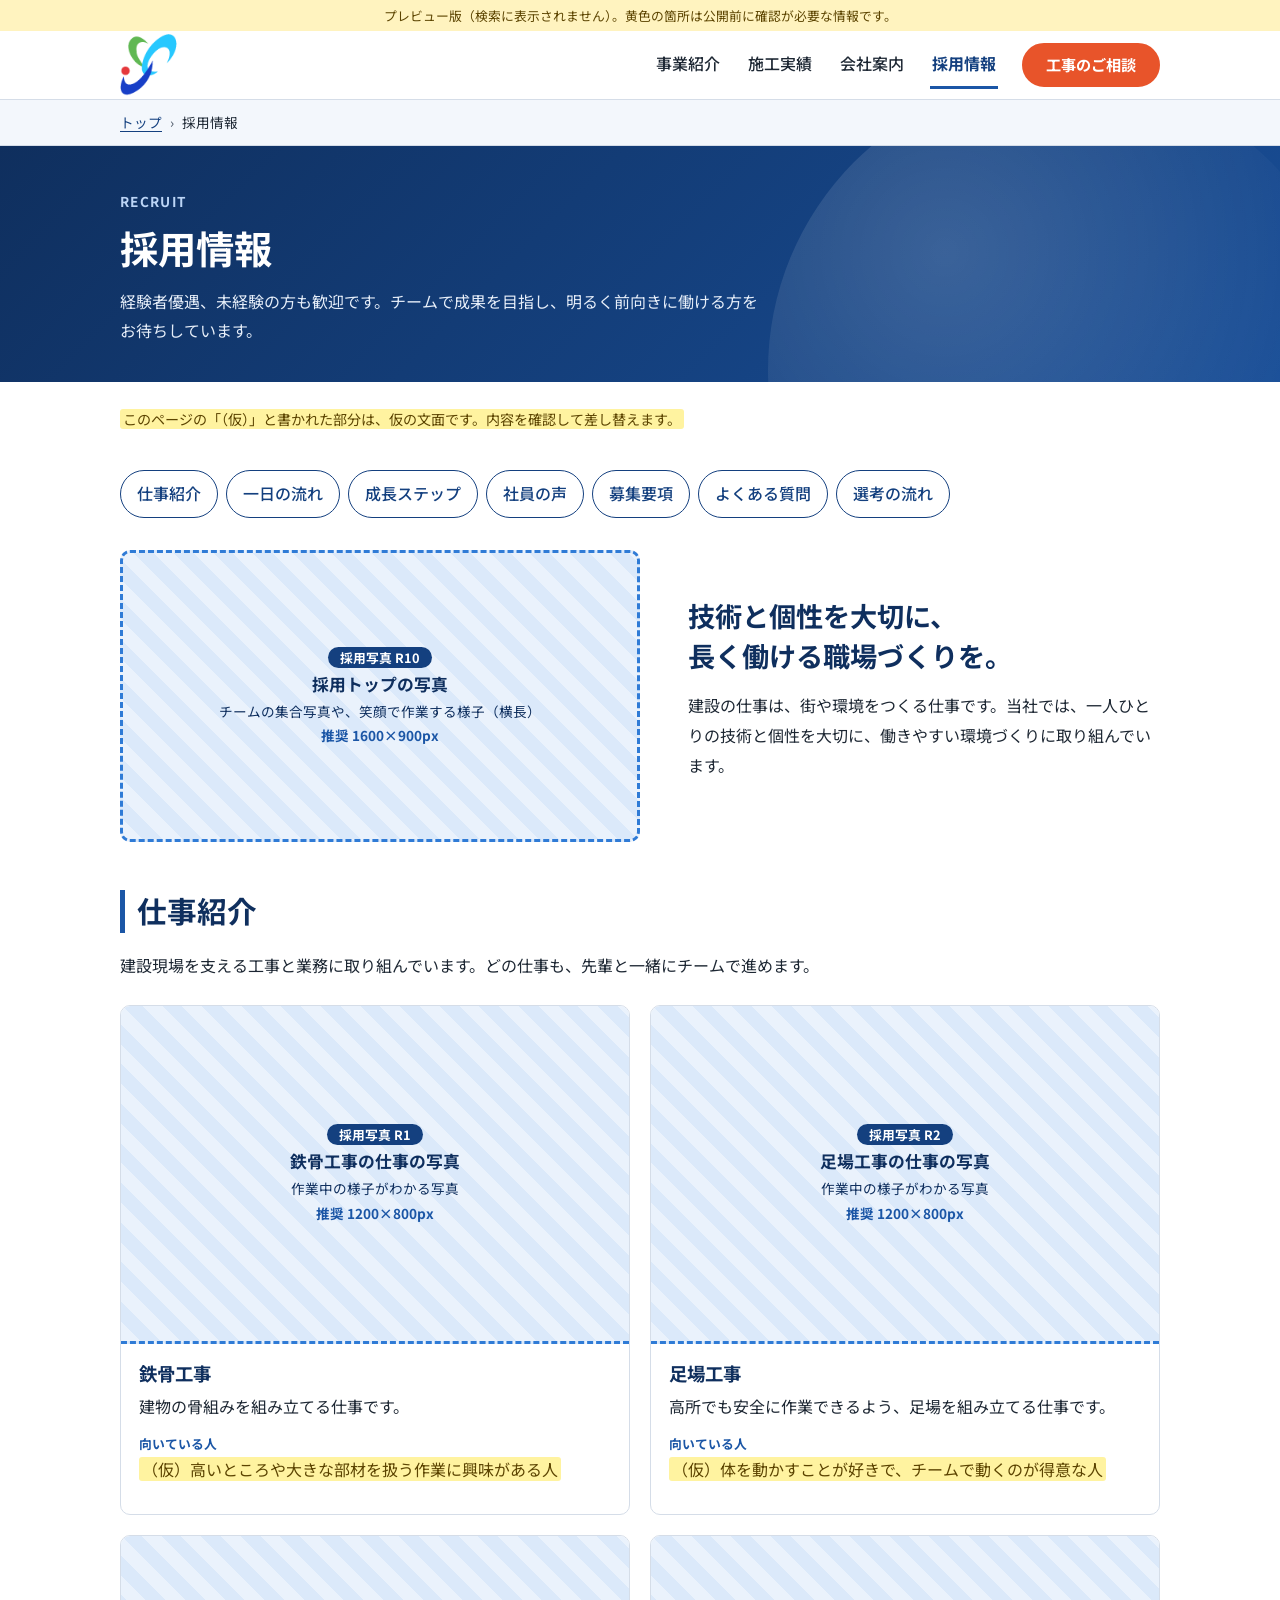
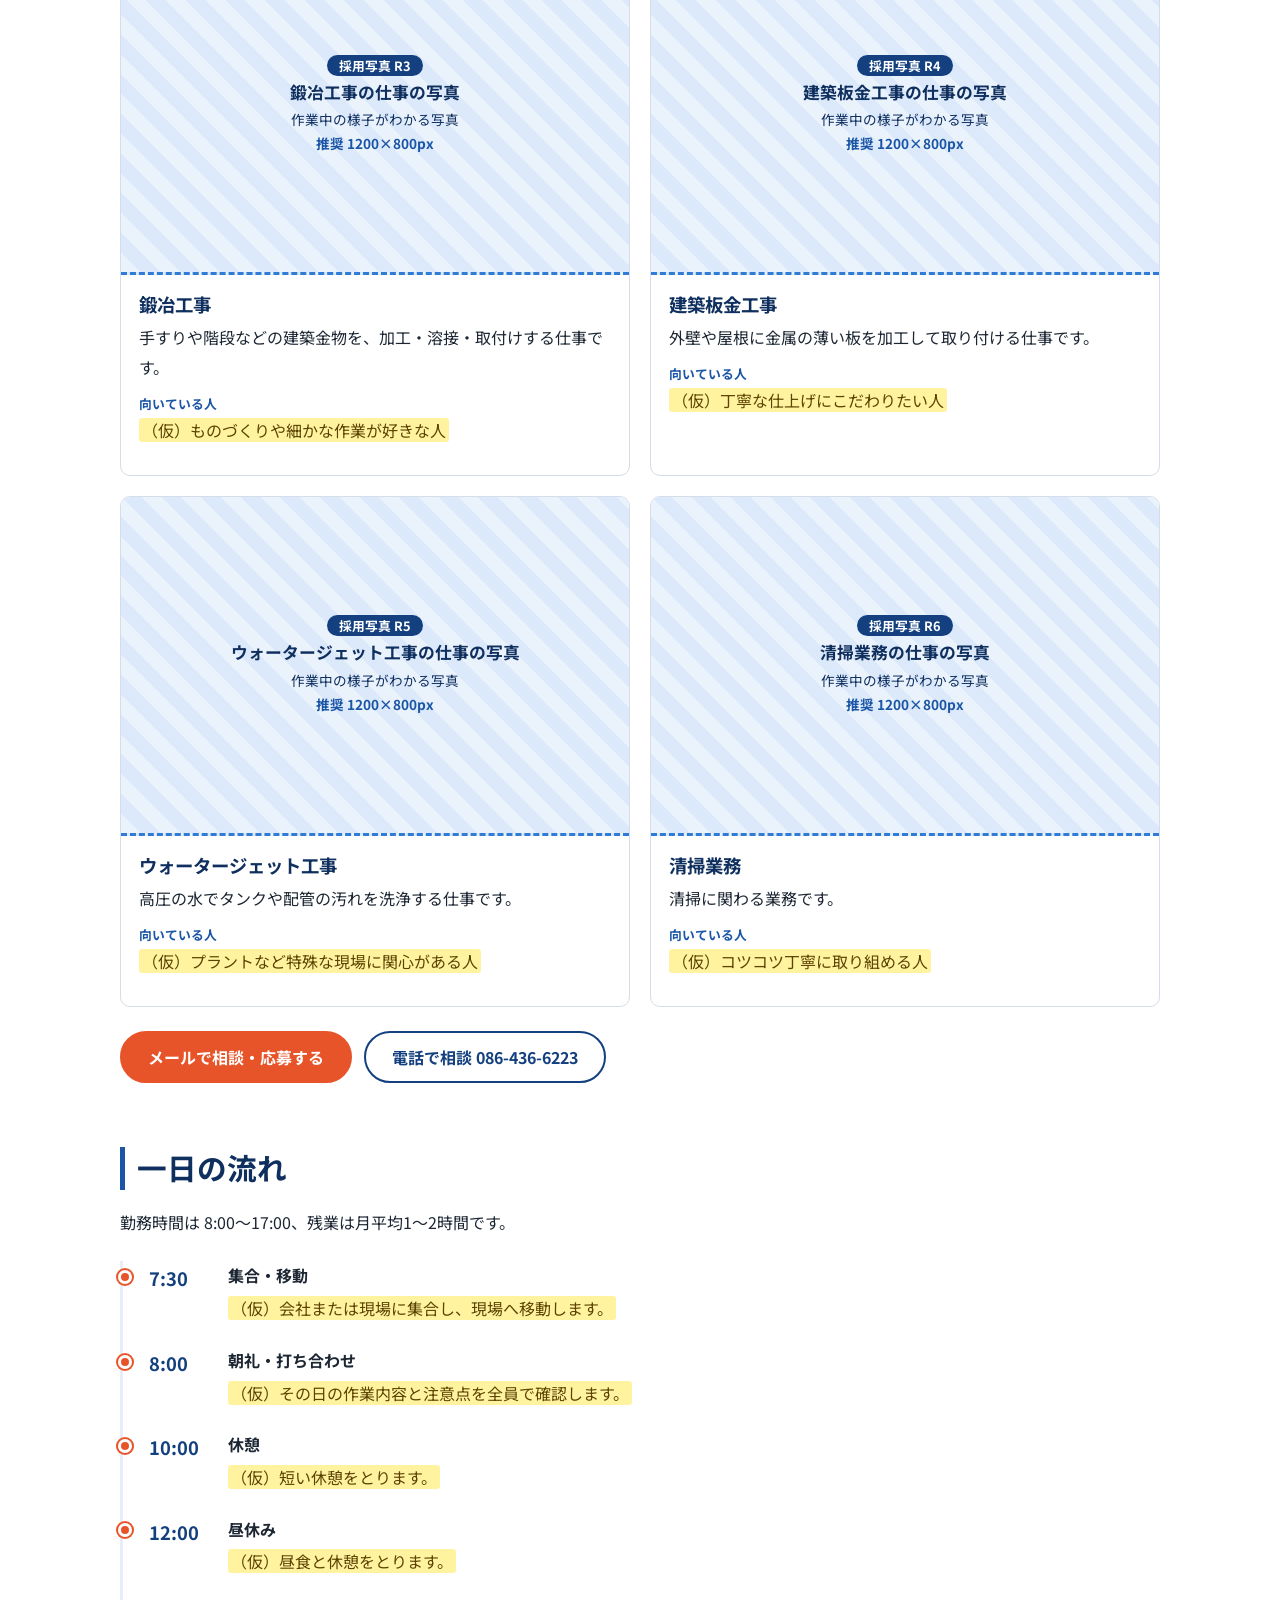
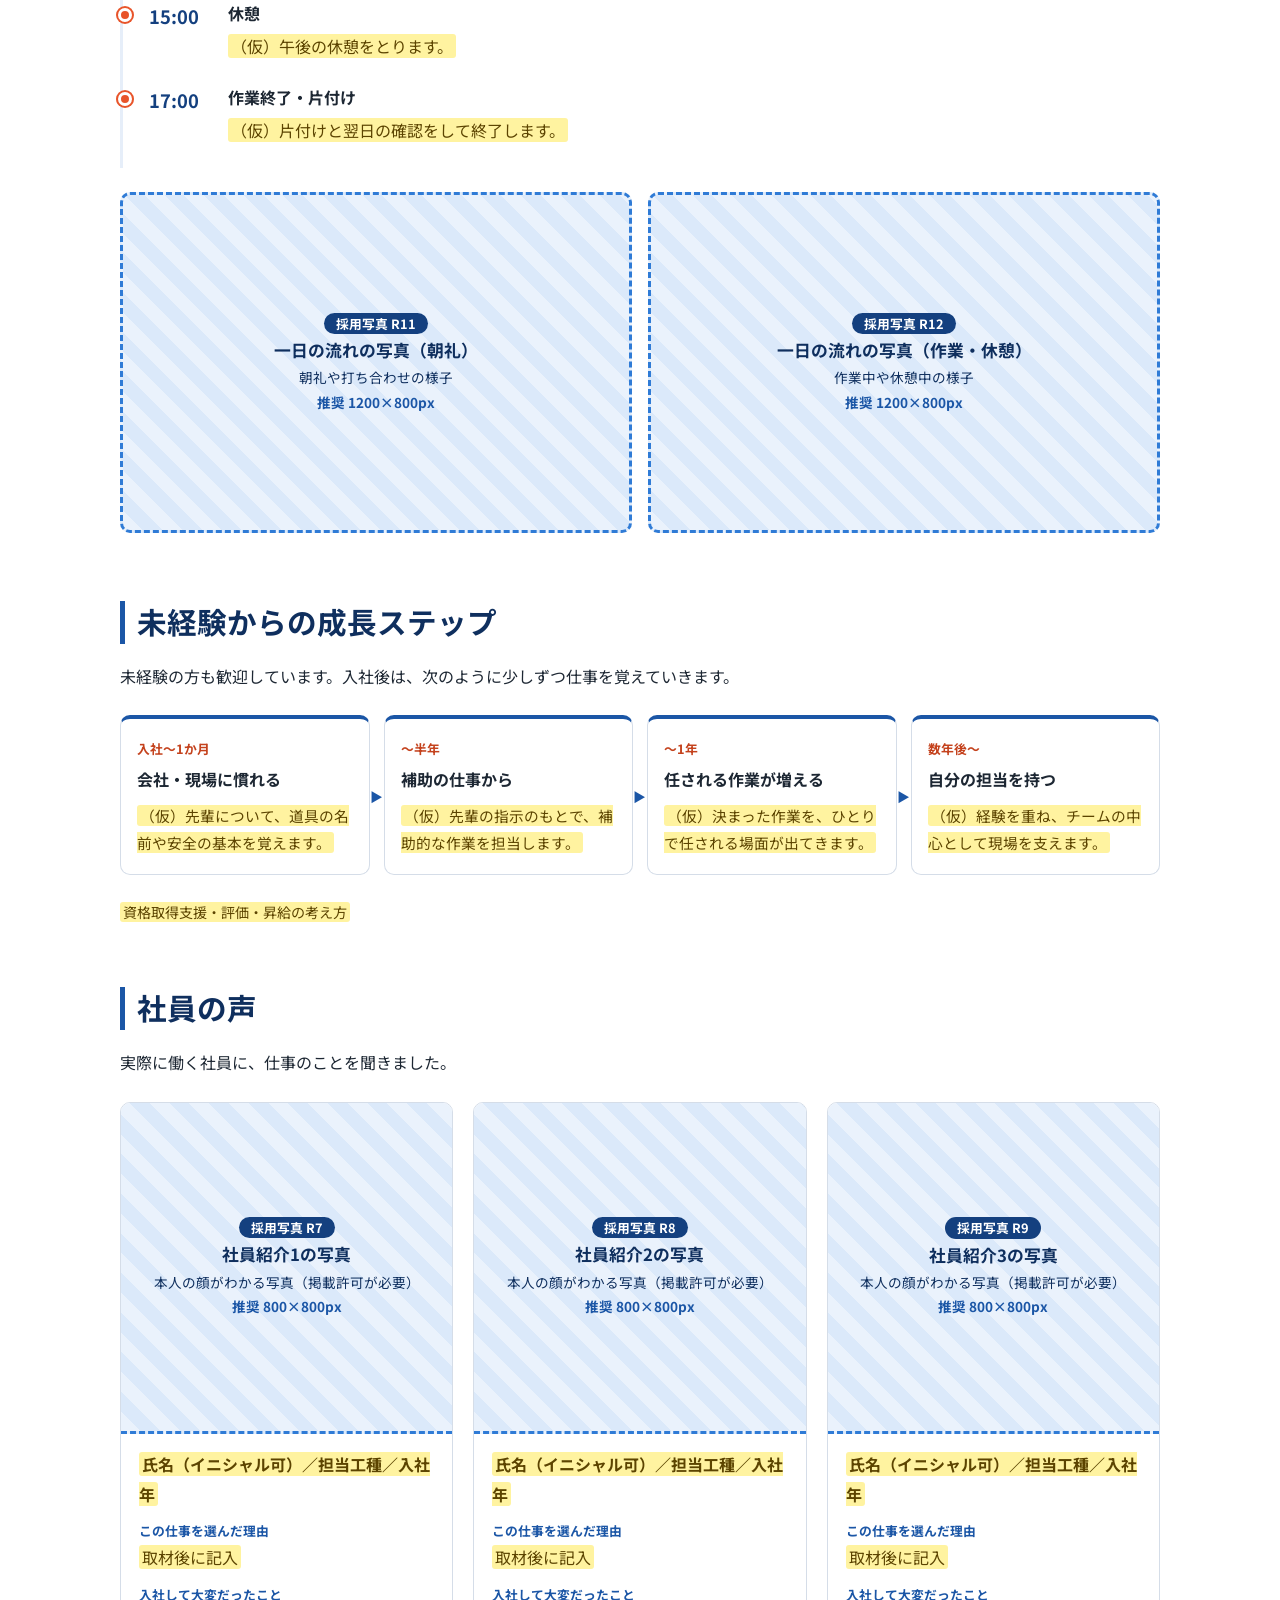
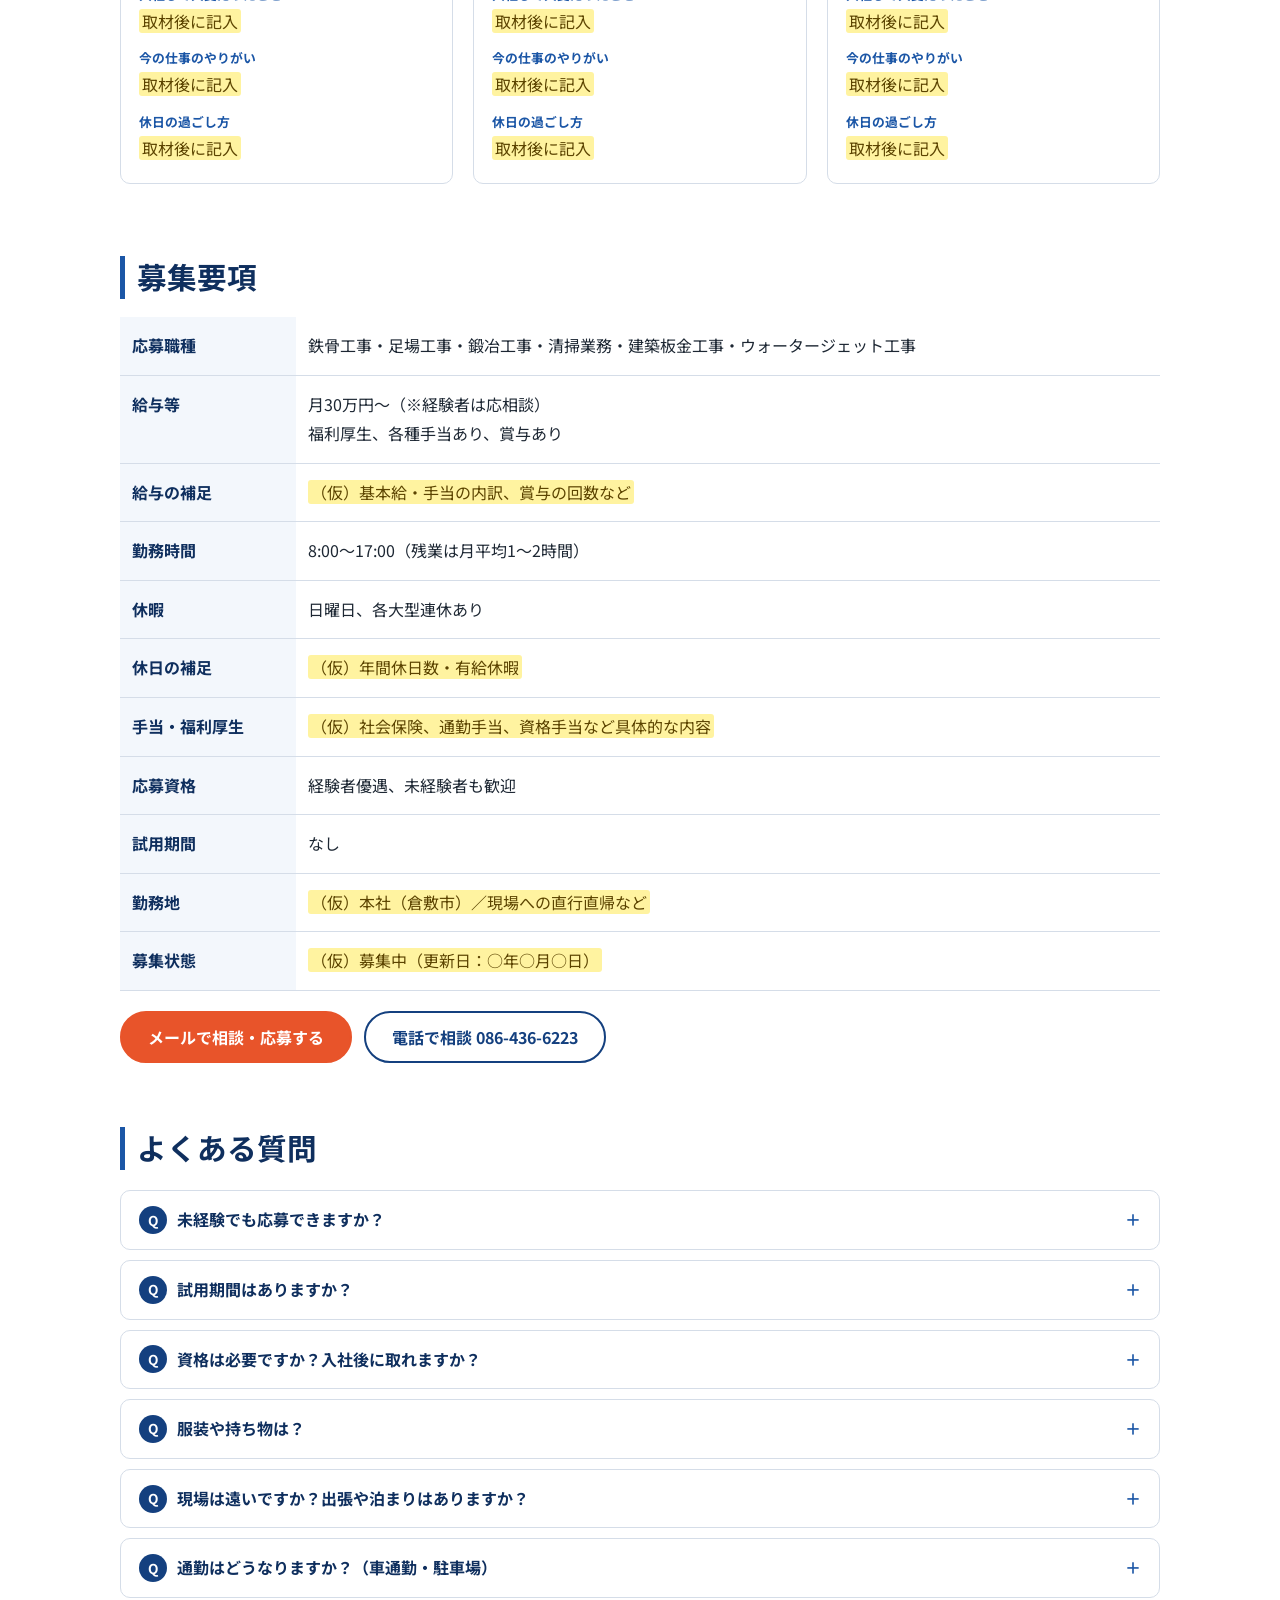
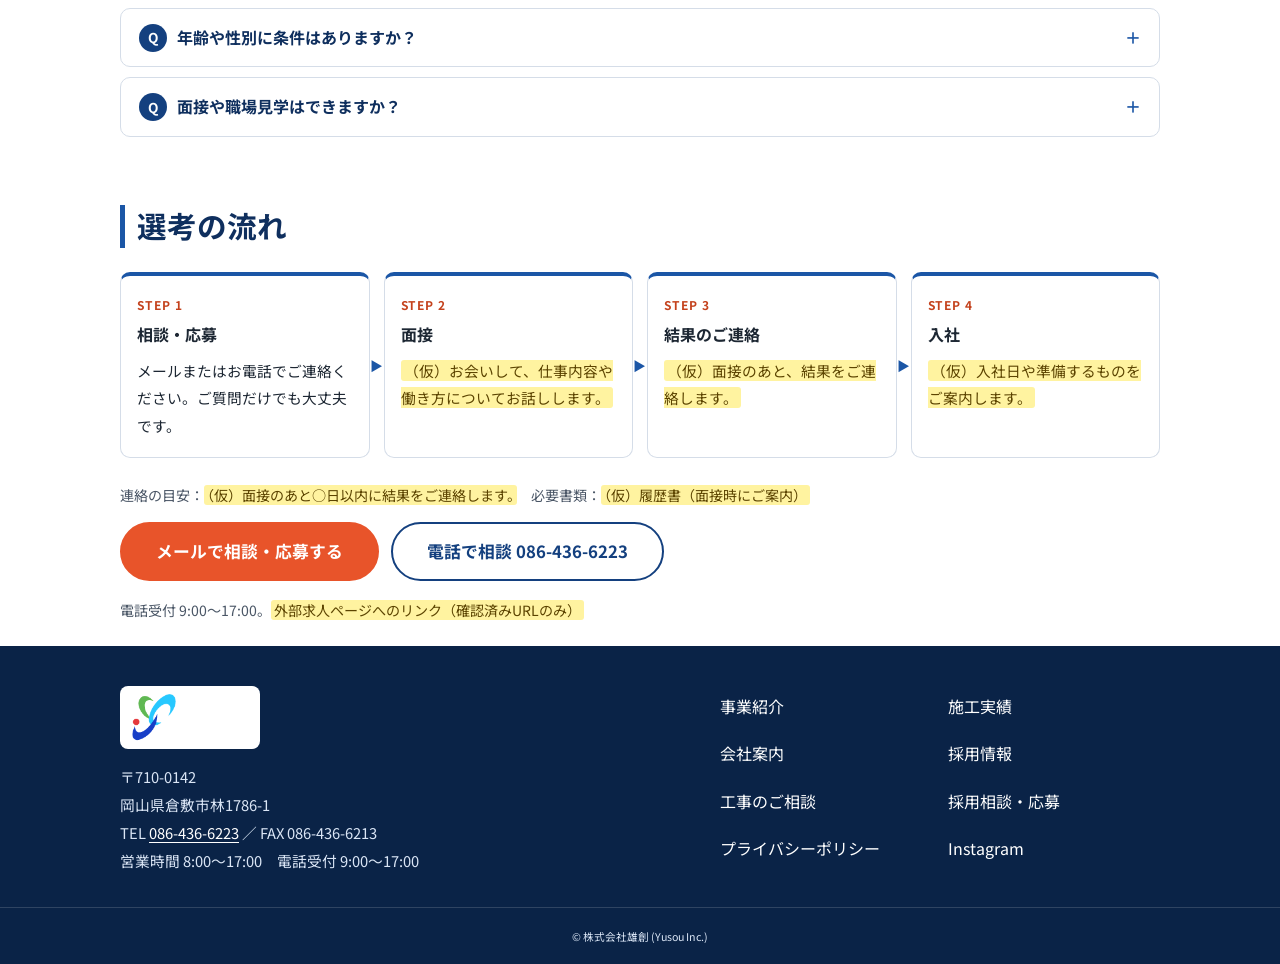
<file: recruit/index.html>
<!doctype html>
<html lang="ja">
<head>
<meta charset="utf-8">
<meta name="viewport" content="width=device-width, initial-scale=1">
<title>採用情報（鉄骨・足場工事の施工スタッフ）｜株式会社雄創</title>
<meta name="description" content="岡山県倉敷市の株式会社雄創の採用情報です。仕事紹介、一日の流れ、未経験からの成長ステップ、社員の声、募集要項、選考の流れ。経験者優遇、未経験の方も歓迎。">
<meta name="robots" content="noindex,nofollow">
<link rel="canonical" href="https://www.yuusouinc.com/recruit/">
<meta property="og:type" content="website">
<meta property="og:locale" content="ja_JP">
<meta property="og:site_name" content="株式会社雄創">
<meta property="og:title" content="採用情報（鉄骨・足場工事の施工スタッフ）｜株式会社雄創">
<meta property="og:description" content="岡山県倉敷市の株式会社雄創の採用情報です。仕事紹介、一日の流れ、未経験からの成長ステップ、社員の声、募集要項、選考の流れ。経験者優遇、未経験の方も歓迎。">
<meta property="og:url" content="https://www.yuusouinc.com/recruit/">
<meta property="og:image" content="https://www.yuusouinc.com/assets/img/work2.jpg">
<meta name="theme-color" content="#14407f">
<link rel="icon" href="../assets/img/favicon.svg" type="image/svg+xml">
<link rel="preconnect" href="https://fonts.googleapis.com">
<link rel="preconnect" href="https://fonts.gstatic.com" crossorigin>
<link rel="stylesheet" href="https://fonts.googleapis.com/css2?family=Noto+Sans+JP:wght@400;500;700&display=swap">
<link rel="stylesheet" href="../assets/css/style.css">
<script type="application/ld+json">{"@context": "https://schema.org", "@type": "BreadcrumbList", "itemListElement": [{"@type": "ListItem", "position": 1, "name": "トップ", "item": "https://www.yuusouinc.com/"}, {"@type": "ListItem", "position": 2, "name": "採用情報", "item": "https://www.yuusouinc.com/recruit/"}]}</script>
</head>
<body>
<div class="preview-bar" role="note">プレビュー版（検索に表示されません）。黄色の箇所は公開前に確認が必要な情報です。</div>
<a class="skip" href="#main">本文へスキップ</a>
<header class="site-header">
  <div class="wrap header-in">
    <a class="brand" href="../index.html" aria-label="株式会社雄創 トップページ">
      <img src="../assets/img/logo.png" width="190" height="78" alt="株式会社雄創">
    </a>
    <button class="nav-toggle" type="button" aria-expanded="false" aria-controls="gnav">
      <span class="nav-toggle-bars" aria-hidden="true"></span><span class="nav-toggle-label">メニュー</span>
    </button>
    <nav id="gnav" class="gnav" aria-label="メインメニュー">
      <ul>
        <li><a href="../services/index.html">事業紹介</a></li><li><a href="../works/index.html">施工実績</a></li><li><a href="../company/index.html">会社案内</a></li><li><a href="../recruit/index.html" aria-current="page">採用情報</a></li>
        <li class="gnav-cta"><a class="btn btn-sm" href="../contact/index.html" data-event="cta_contact_header">工事のご相談</a></li>
      </ul>
    </nav>
  </div>
</header>
<nav class="crumbs" aria-label="パンくず"><div class="wrap"><ol><li><a href="../index.html">トップ</a></li><li aria-current="page">採用情報</li></ol></div></nav>
<main id="main">
<section class="page-head"><div class="wrap"><p class="eyebrow">RECRUIT</p><h1>採用情報</h1><p class="page-lead">経験者優遇、未経験の方も歓迎です。チームで成果を目指し、明るく前向きに働ける方をお待ちしています。</p></div></section>
<div class="wrap">
  <p class="draft-note"><mark class="tbc" title="仮文言を本番公開しない">このページの「（仮）」と書かれた部分は、仮の文面です。内容を確認して差し替えます。</mark></p>
  <nav class="toc" aria-label="このページの内容"><ul><li><a href="#work">仕事紹介</a></li><li><a href="#day">一日の流れ</a></li><li><a href="#grow">成長ステップ</a></li><li><a href="#voice">社員の声</a></li><li><a href="#req">募集要項</a></li><li><a href="#faq">よくある質問</a></li><li><a href="#flow">選考の流れ</a></li></ul></nav>

  <div class="recruit-lead">
    <div class="recruit-lead-media"><div class="ph ph-169" role="img" aria-label="写真の挿入位置：採用トップの写真"><span class="ph-no">採用写真 R10</span><strong>採用トップの写真</strong><span>チームの集合写真や、笑顔で作業する様子（横長）</span><span class="ph-size">推奨 1600×900px</span></div></div>
    <div>
      <h2 class="lead-h">技術と個性を大切に、<br>長く働ける職場づくりを。</h2>
      <p>建設の仕事は、街や環境をつくる仕事です。当社では、一人ひとりの技術と個性を大切に、働きやすい環境づくりに取り組んでいます。</p>
    </div>
  </div>

  <section class="block" id="work" aria-labelledby="work-h">
    <h2 id="work-h">仕事紹介</h2>
    <p>建設現場を支える工事と業務に取り組んでいます。どの仕事も、先輩と一緒にチームで進めます。</p>
    <ul class="jobcards"><li class="jobcard">
      <div class="ph ph-32" role="img" aria-label="写真の挿入位置：鉄骨工事の仕事の写真"><span class="ph-no">採用写真 R1</span><strong>鉄骨工事の仕事の写真</strong><span>作業中の様子がわかる写真</span><span class="ph-size">推奨 1200×800px</span></div>
      <div class="jobcard-body"><h3>鉄骨工事</h3><p>建物の骨組みを組み立てる仕事です。</p>
      <p class="fit"><strong>向いている人</strong><mark class="tbc" title="工種ごとの向いている人を現場担当者に確認">（仮）高いところや大きな部材を扱う作業に興味がある人</mark></p></div></li><li class="jobcard">
      <div class="ph ph-32" role="img" aria-label="写真の挿入位置：足場工事の仕事の写真"><span class="ph-no">採用写真 R2</span><strong>足場工事の仕事の写真</strong><span>作業中の様子がわかる写真</span><span class="ph-size">推奨 1200×800px</span></div>
      <div class="jobcard-body"><h3>足場工事</h3><p>高所でも安全に作業できるよう、足場を組み立てる仕事です。</p>
      <p class="fit"><strong>向いている人</strong><mark class="tbc" title="工種ごとの向いている人を現場担当者に確認">（仮）体を動かすことが好きで、チームで動くのが得意な人</mark></p></div></li><li class="jobcard">
      <div class="ph ph-32" role="img" aria-label="写真の挿入位置：鍛冶工事の仕事の写真"><span class="ph-no">採用写真 R3</span><strong>鍛冶工事の仕事の写真</strong><span>作業中の様子がわかる写真</span><span class="ph-size">推奨 1200×800px</span></div>
      <div class="jobcard-body"><h3>鍛冶工事</h3><p>手すりや階段などの建築金物を、加工・溶接・取付けする仕事です。</p>
      <p class="fit"><strong>向いている人</strong><mark class="tbc" title="工種ごとの向いている人を現場担当者に確認">（仮）ものづくりや細かな作業が好きな人</mark></p></div></li><li class="jobcard">
      <div class="ph ph-32" role="img" aria-label="写真の挿入位置：建築板金工事の仕事の写真"><span class="ph-no">採用写真 R4</span><strong>建築板金工事の仕事の写真</strong><span>作業中の様子がわかる写真</span><span class="ph-size">推奨 1200×800px</span></div>
      <div class="jobcard-body"><h3>建築板金工事</h3><p>外壁や屋根に金属の薄い板を加工して取り付ける仕事です。</p>
      <p class="fit"><strong>向いている人</strong><mark class="tbc" title="工種ごとの向いている人を現場担当者に確認">（仮）丁寧な仕上げにこだわりたい人</mark></p></div></li><li class="jobcard">
      <div class="ph ph-32" role="img" aria-label="写真の挿入位置：ウォータージェット工事の仕事の写真"><span class="ph-no">採用写真 R5</span><strong>ウォータージェット工事の仕事の写真</strong><span>作業中の様子がわかる写真</span><span class="ph-size">推奨 1200×800px</span></div>
      <div class="jobcard-body"><h3>ウォータージェット工事</h3><p>高圧の水でタンクや配管の汚れを洗浄する仕事です。</p>
      <p class="fit"><strong>向いている人</strong><mark class="tbc" title="工種ごとの向いている人を現場担当者に確認">（仮）プラントなど特殊な現場に関心がある人</mark></p></div></li><li class="jobcard">
      <div class="ph ph-32" role="img" aria-label="写真の挿入位置：清掃業務の仕事の写真"><span class="ph-no">採用写真 R6</span><strong>清掃業務の仕事の写真</strong><span>作業中の様子がわかる写真</span><span class="ph-size">推奨 1200×800px</span></div>
      <div class="jobcard-body"><h3>清掃業務</h3><p>清掃に関わる業務です。</p>
      <p class="fit"><strong>向いている人</strong><mark class="tbc" title="工種ごとの向いている人を現場担当者に確認">（仮）コツコツ丁寧に取り組める人</mark></p></div></li></ul>
    <p class="more-left sect-cta"><a class="btn" href="../recruit/contact/index.html" data-event="cta_recruit_inline">メールで相談・応募する</a>
      <a class="btn btn-outline" href="tel:0864366223" data-event="tel_click_recruit_inline">電話で相談 086-436-6223</a></p>
  </section>

  <section class="block" id="day" aria-labelledby="day-h">
    <h2 id="day-h">一日の流れ</h2>
    <p>勤務時間は 8:00〜17:00、残業は月平均1〜2時間です。</p>
    <ol class="timeline"><li><span class="tl-time">7:30</span><div><strong>集合・移動</strong><p><mark class="tbc" title="実際の一日の流れ・時刻を現場担当者に確認">（仮）会社または現場に集合し、現場へ移動します。</mark></p></div></li><li><span class="tl-time">8:00</span><div><strong>朝礼・打ち合わせ</strong><p><mark class="tbc" title="実際の一日の流れ・時刻を現場担当者に確認">（仮）その日の作業内容と注意点を全員で確認します。</mark></p></div></li><li><span class="tl-time">10:00</span><div><strong>休憩</strong><p><mark class="tbc" title="実際の一日の流れ・時刻を現場担当者に確認">（仮）短い休憩をとります。</mark></p></div></li><li><span class="tl-time">12:00</span><div><strong>昼休み</strong><p><mark class="tbc" title="実際の一日の流れ・時刻を現場担当者に確認">（仮）昼食と休憩をとります。</mark></p></div></li><li><span class="tl-time">15:00</span><div><strong>休憩</strong><p><mark class="tbc" title="実際の一日の流れ・時刻を現場担当者に確認">（仮）午後の休憩をとります。</mark></p></div></li><li><span class="tl-time">17:00</span><div><strong>作業終了・片付け</strong><p><mark class="tbc" title="実際の一日の流れ・時刻を現場担当者に確認">（仮）片付けと翌日の確認をして終了します。</mark></p></div></li></ol>
    <div class="photo-row"><div class="ph ph-32" role="img" aria-label="写真の挿入位置：一日の流れの写真（朝礼）"><span class="ph-no">採用写真 R11</span><strong>一日の流れの写真（朝礼）</strong><span>朝礼や打ち合わせの様子</span><span class="ph-size">推奨 1200×800px</span></div><div class="ph ph-32" role="img" aria-label="写真の挿入位置：一日の流れの写真（作業・休憩）"><span class="ph-no">採用写真 R12</span><strong>一日の流れの写真（作業・休憩）</strong><span>作業中や休憩中の様子</span><span class="ph-size">推奨 1200×800px</span></div></div>
  </section>

  <section class="block" id="grow" aria-labelledby="grow-h">
    <h2 id="grow-h">未経験からの成長ステップ</h2>
    <p>未経験の方も歓迎しています。入社後は、次のように少しずつ仕事を覚えていきます。</p>
    <ol class="grow"><li><span class="grow-when">入社〜1か月</span><strong>会社・現場に慣れる</strong><p><mark class="tbc" title="研修・指導体制・成長の段階を確認">（仮）先輩について、道具の名前や安全の基本を覚えます。</mark></p></li><li><span class="grow-when">〜半年</span><strong>補助の仕事から</strong><p><mark class="tbc" title="研修・指導体制・成長の段階を確認">（仮）先輩の指示のもとで、補助的な作業を担当します。</mark></p></li><li><span class="grow-when">〜1年</span><strong>任される作業が増える</strong><p><mark class="tbc" title="研修・指導体制・成長の段階を確認">（仮）決まった作業を、ひとりで任される場面が出てきます。</mark></p></li><li><span class="grow-when">数年後〜</span><strong>自分の担当を持つ</strong><p><mark class="tbc" title="研修・指導体制・成長の段階を確認">（仮）経験を重ね、チームの中心として現場を支えます。</mark></p></li></ol>
    <p class="hint"><mark class="tbc" title="確認して追記">資格取得支援・評価・昇給の考え方</mark></p>
  </section>

  <section class="block" id="voice" aria-labelledby="voice-h">
    <h2 id="voice-h">社員の声</h2>
    <p>実際に働く社員に、仕事のことを聞きました。</p>
    <ul class="staffs"><li class="staff">
      <div class="ph ph-11" role="img" aria-label="写真の挿入位置：社員紹介1の写真"><span class="ph-no">採用写真 R7</span><strong>社員紹介1の写真</strong><span>本人の顔がわかる写真（掲載許可が必要）</span><span class="ph-size">推奨 800×800px</span></div>
      <div class="staff-body"><p class="staff-meta"><mark class="tbc" title="取材後に記入">氏名（イニシャル可）／担当工種／入社年</mark></p>
      <dl><dt>この仕事を選んだ理由</dt><dd><mark class="tbc" title="">取材後に記入</mark></dd>
      <dt>入社して大変だったこと</dt><dd><mark class="tbc" title="">取材後に記入</mark></dd>
      <dt>今の仕事のやりがい</dt><dd><mark class="tbc" title="">取材後に記入</mark></dd>
      <dt>休日の過ごし方</dt><dd><mark class="tbc" title="">取材後に記入</mark></dd></dl></div></li><li class="staff">
      <div class="ph ph-11" role="img" aria-label="写真の挿入位置：社員紹介2の写真"><span class="ph-no">採用写真 R8</span><strong>社員紹介2の写真</strong><span>本人の顔がわかる写真（掲載許可が必要）</span><span class="ph-size">推奨 800×800px</span></div>
      <div class="staff-body"><p class="staff-meta"><mark class="tbc" title="取材後に記入">氏名（イニシャル可）／担当工種／入社年</mark></p>
      <dl><dt>この仕事を選んだ理由</dt><dd><mark class="tbc" title="">取材後に記入</mark></dd>
      <dt>入社して大変だったこと</dt><dd><mark class="tbc" title="">取材後に記入</mark></dd>
      <dt>今の仕事のやりがい</dt><dd><mark class="tbc" title="">取材後に記入</mark></dd>
      <dt>休日の過ごし方</dt><dd><mark class="tbc" title="">取材後に記入</mark></dd></dl></div></li><li class="staff">
      <div class="ph ph-11" role="img" aria-label="写真の挿入位置：社員紹介3の写真"><span class="ph-no">採用写真 R9</span><strong>社員紹介3の写真</strong><span>本人の顔がわかる写真（掲載許可が必要）</span><span class="ph-size">推奨 800×800px</span></div>
      <div class="staff-body"><p class="staff-meta"><mark class="tbc" title="取材後に記入">氏名（イニシャル可）／担当工種／入社年</mark></p>
      <dl><dt>この仕事を選んだ理由</dt><dd><mark class="tbc" title="">取材後に記入</mark></dd>
      <dt>入社して大変だったこと</dt><dd><mark class="tbc" title="">取材後に記入</mark></dd>
      <dt>今の仕事のやりがい</dt><dd><mark class="tbc" title="">取材後に記入</mark></dd>
      <dt>休日の過ごし方</dt><dd><mark class="tbc" title="">取材後に記入</mark></dd></dl></div></li></ul>
  </section>

  <section class="block" id="req" aria-labelledby="req-h">
    <h2 id="req-h">募集要項</h2>
    <table class="spec">
      <tbody>
        <tr><th scope="row">応募職種</th><td>鉄骨工事・足場工事・鍛冶工事・清掃業務・建築板金工事・ウォータージェット工事</td></tr>
        <tr><th scope="row">給与等</th><td>月30万円〜（※経験者は応相談）<br>福利厚生、各種手当あり、賞与あり</td></tr>
        <tr><th scope="row">給与の補足</th><td><mark class="tbc" title="全員に保証される金額と誤認させない。最新条件を確認">（仮）基本給・手当の内訳、賞与の回数など</mark></td></tr>
        <tr><th scope="row">勤務時間</th><td>8:00〜17:00（残業は月平均1〜2時間）</td></tr>
        <tr><th scope="row">休暇</th><td>日曜日、各大型連休あり</td></tr>
        <tr><th scope="row">休日の補足</th><td><mark class="tbc" title="確認して記載">（仮）年間休日数・有給休暇</mark></td></tr>
        <tr><th scope="row">手当・福利厚生</th><td><mark class="tbc" title="確認して記載">（仮）社会保険、通勤手当、資格手当など具体的な内容</mark></td></tr>
        <tr><th scope="row">応募資格</th><td>経験者優遇、未経験者も歓迎</td></tr>
        <tr><th scope="row">試用期間</th><td>なし</td></tr>
        <tr><th scope="row">勤務地</th><td><mark class="tbc" title="勤務地・対応現場の範囲を確認">（仮）本社（倉敷市）／現場への直行直帰など</mark></td></tr>
        <tr><th scope="row">募集状態</th><td><mark class="tbc" title="募集状態と更新日を運用で更新">（仮）募集中（更新日：○年○月○日）</mark></td></tr>
      </tbody>
    </table>
    <p class="more-left sect-cta"><a class="btn" href="../recruit/contact/index.html" data-event="cta_recruit_inline">メールで相談・応募する</a>
      <a class="btn btn-outline" href="tel:0864366223" data-event="tel_click_recruit_inline">電話で相談 086-436-6223</a></p>
  </section>

  <section class="block" id="faq" aria-labelledby="faq-h">
    <h2 id="faq-h">よくある質問</h2>
    <div class="qas"><details class="qa"><summary>未経験でも応募できますか？</summary><div class="qa-a">経験者を優遇しますが、未経験の方も歓迎しています。</div></details><details class="qa"><summary>試用期間はありますか？</summary><div class="qa-a">試用期間はありません。</div></details><details class="qa"><summary>資格は必要ですか？入社後に取れますか？</summary><div class="qa-a"><mark class="tbc" title="回答を確認して差し替え">（仮）入社時に資格は必須ではありません。資格取得の支援は、内容を確認中です。</mark></div></details><details class="qa"><summary>服装や持ち物は？</summary><div class="qa-a"><mark class="tbc" title="回答を確認して差し替え">（仮）作業着・安全靴・ヘルメットなどの貸与や費用負担について、確認中です。</mark></div></details><details class="qa"><summary>現場は遠いですか？出張や泊まりはありますか？</summary><div class="qa-a"><mark class="tbc" title="回答を確認して差し替え">（仮）対応現場の範囲や出張・宿泊の有無は、確認中です。</mark></div></details><details class="qa"><summary>通勤はどうなりますか？（車通勤・駐車場）</summary><div class="qa-a"><mark class="tbc" title="回答を確認して差し替え">（仮）通勤方法や駐車場の有無は、確認中です。</mark></div></details><details class="qa"><summary>年齢や性別に条件はありますか？</summary><div class="qa-a"><mark class="tbc" title="回答を確認して差し替え">（仮）確認中です。</mark></div></details><details class="qa"><summary>面接や職場見学はできますか？</summary><div class="qa-a"><mark class="tbc" title="回答を確認して差し替え">（仮）受け入れ体制を確認中です。</mark></div></details></div>
  </section>

  <section class="block" id="flow" aria-labelledby="flow-h">
    <h2 id="flow-h">選考の流れ</h2>
    <ol class="flow"><li><strong>相談・応募</strong><p>メールまたはお電話でご連絡ください。ご質問だけでも大丈夫です。</p></li><li><strong>面接</strong><p><mark class="tbc" title="選考の流れ・連絡の目安・必要書類を確認">（仮）お会いして、仕事内容や働き方についてお話しします。</mark></p></li><li><strong>結果のご連絡</strong><p><mark class="tbc" title="選考の流れ・連絡の目安・必要書類を確認">（仮）面接のあと、結果をご連絡します。</mark></p></li><li><strong>入社</strong><p><mark class="tbc" title="選考の流れ・連絡の目安・必要書類を確認">（仮）入社日や準備するものをご案内します。</mark></p></li></ol>
    <p class="hint">連絡の目安：<mark class="tbc" title="連絡の目安を確認">（仮）面接のあと○日以内に結果をご連絡します。</mark>　必要書類：<mark class="tbc" title="必要書類を確認">（仮）履歴書（面接時にご案内）</mark></p>
    <p class="more-left">
      <a class="btn btn-lg" href="../recruit/contact/index.html" data-event="cta_recruit_contact_main">メールで相談・応募する</a>
      <a class="btn btn-outline btn-lg" href="tel:0864366223" data-event="tel_click_recruit">電話で相談 086-436-6223</a>
    </p>
    <p class="hint">電話受付 9:00〜17:00。<mark class="tbc" title="検索条件付きURLではなく、募集中の個別求人へ直接リンクする">外部求人ページへのリンク（確認済みURLのみ）</mark></p>
  </section>
</div>
</main>
<footer class="site-footer">
  <div class="wrap footer-in">
    <div class="footer-co">
      <img src="../assets/img/logo.png" width="190" height="78" alt="株式会社雄創" loading="lazy">
      <address>
        〒710-0142<br>岡山県倉敷市林1786-1<br>
        TEL <a href="tel:0864366223" data-event="tel_click_footer">086-436-6223</a> ／ FAX 086-436-6213<br>
        営業時間 8:00〜17:00　電話受付 9:00〜17:00
      </address>
    </div>
    <nav class="footer-nav" aria-label="フッターメニュー">
      <ul>
        <li><a href="../services/index.html">事業紹介</a></li>
        <li><a href="../works/index.html">施工実績</a></li>
        <li><a href="../company/index.html">会社案内</a></li>
        <li><a href="../recruit/index.html">採用情報</a></li>
        <li><a href="../contact/index.html">工事のご相談</a></li>
        <li><a href="../recruit/contact/index.html">採用相談・応募</a></li>
        <li><a href="../privacy/index.html">プライバシーポリシー</a></li>
        <li><a href="https://www.instagram.com/kabuyusou" rel="noopener" target="_blank">Instagram<span class="sr"> （新しいタブで開きます）</span></a></li>
      </ul>
    </nav>
  </div>
  <p class="copy"><small>© 株式会社雄創 (Yusou Inc.)</small></p>
</footer>
<script src="../assets/js/main.js" defer></script>
</body>
</html>
</file>
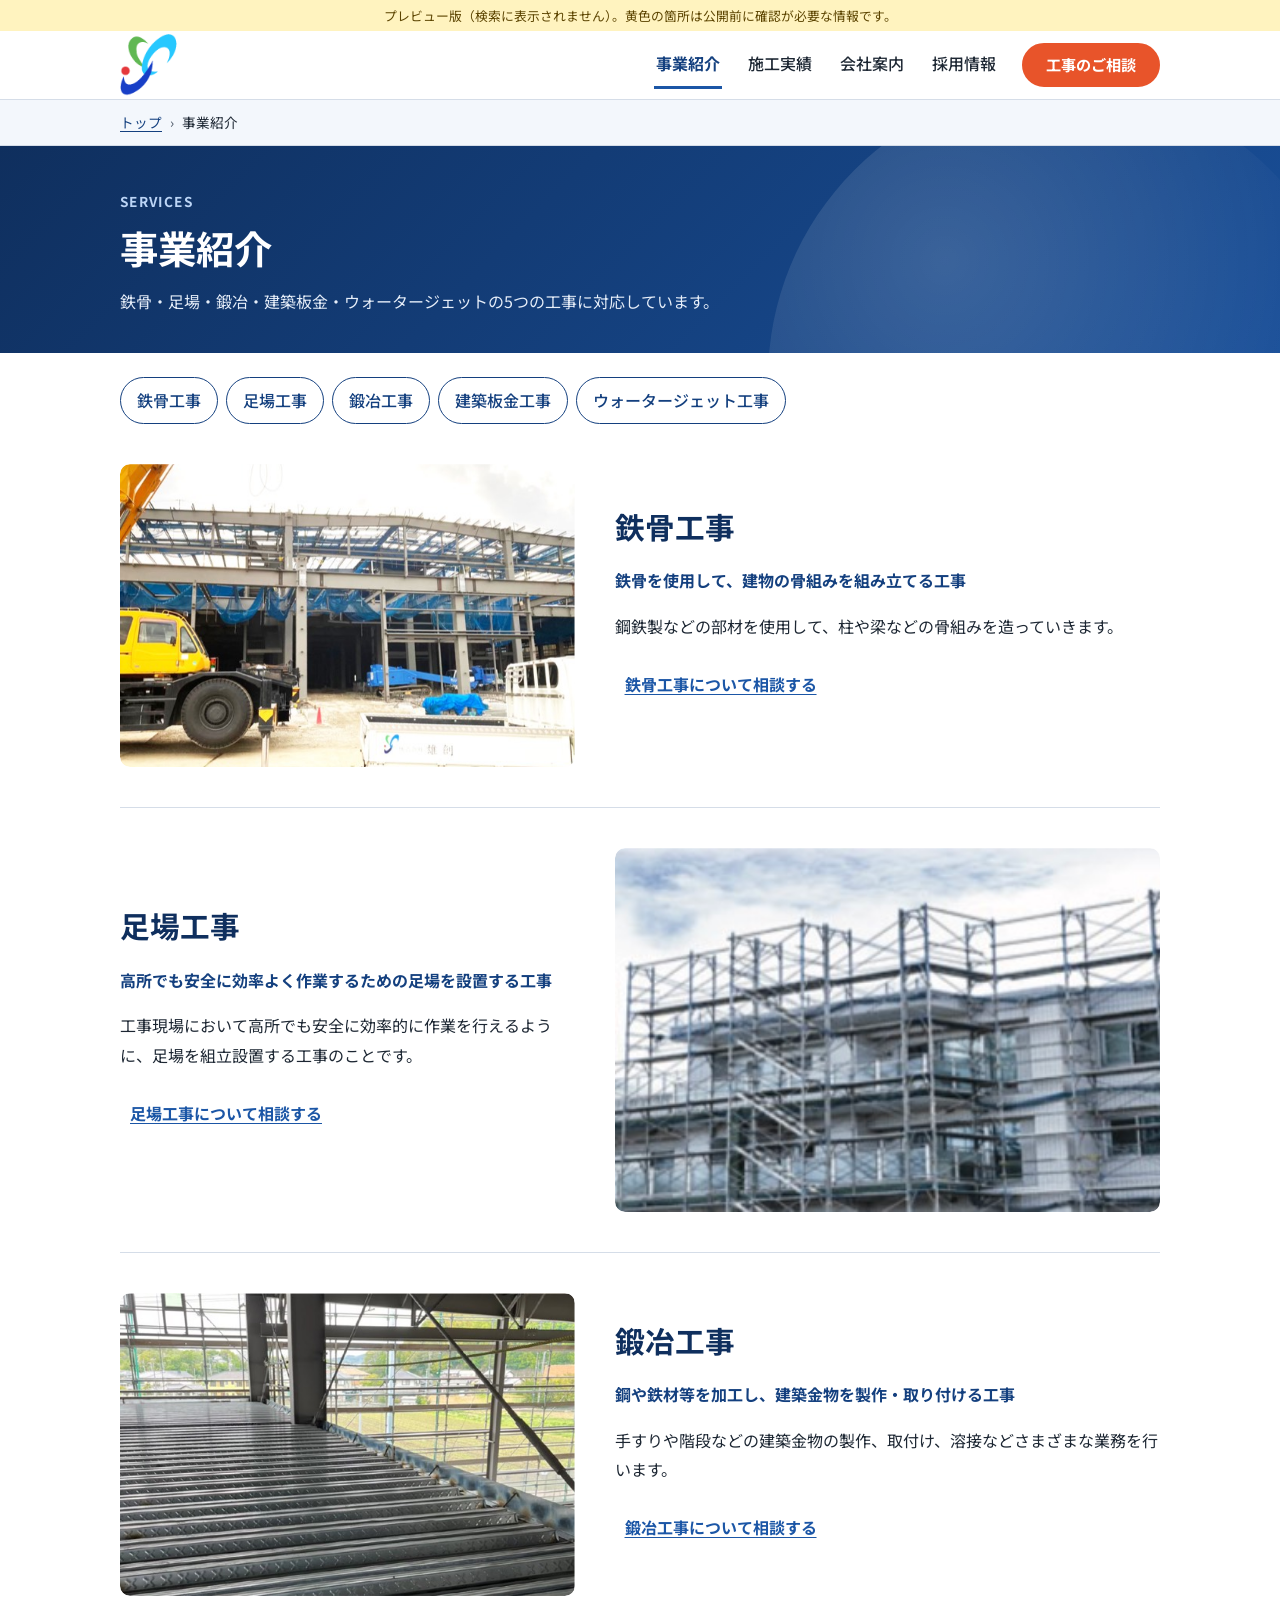
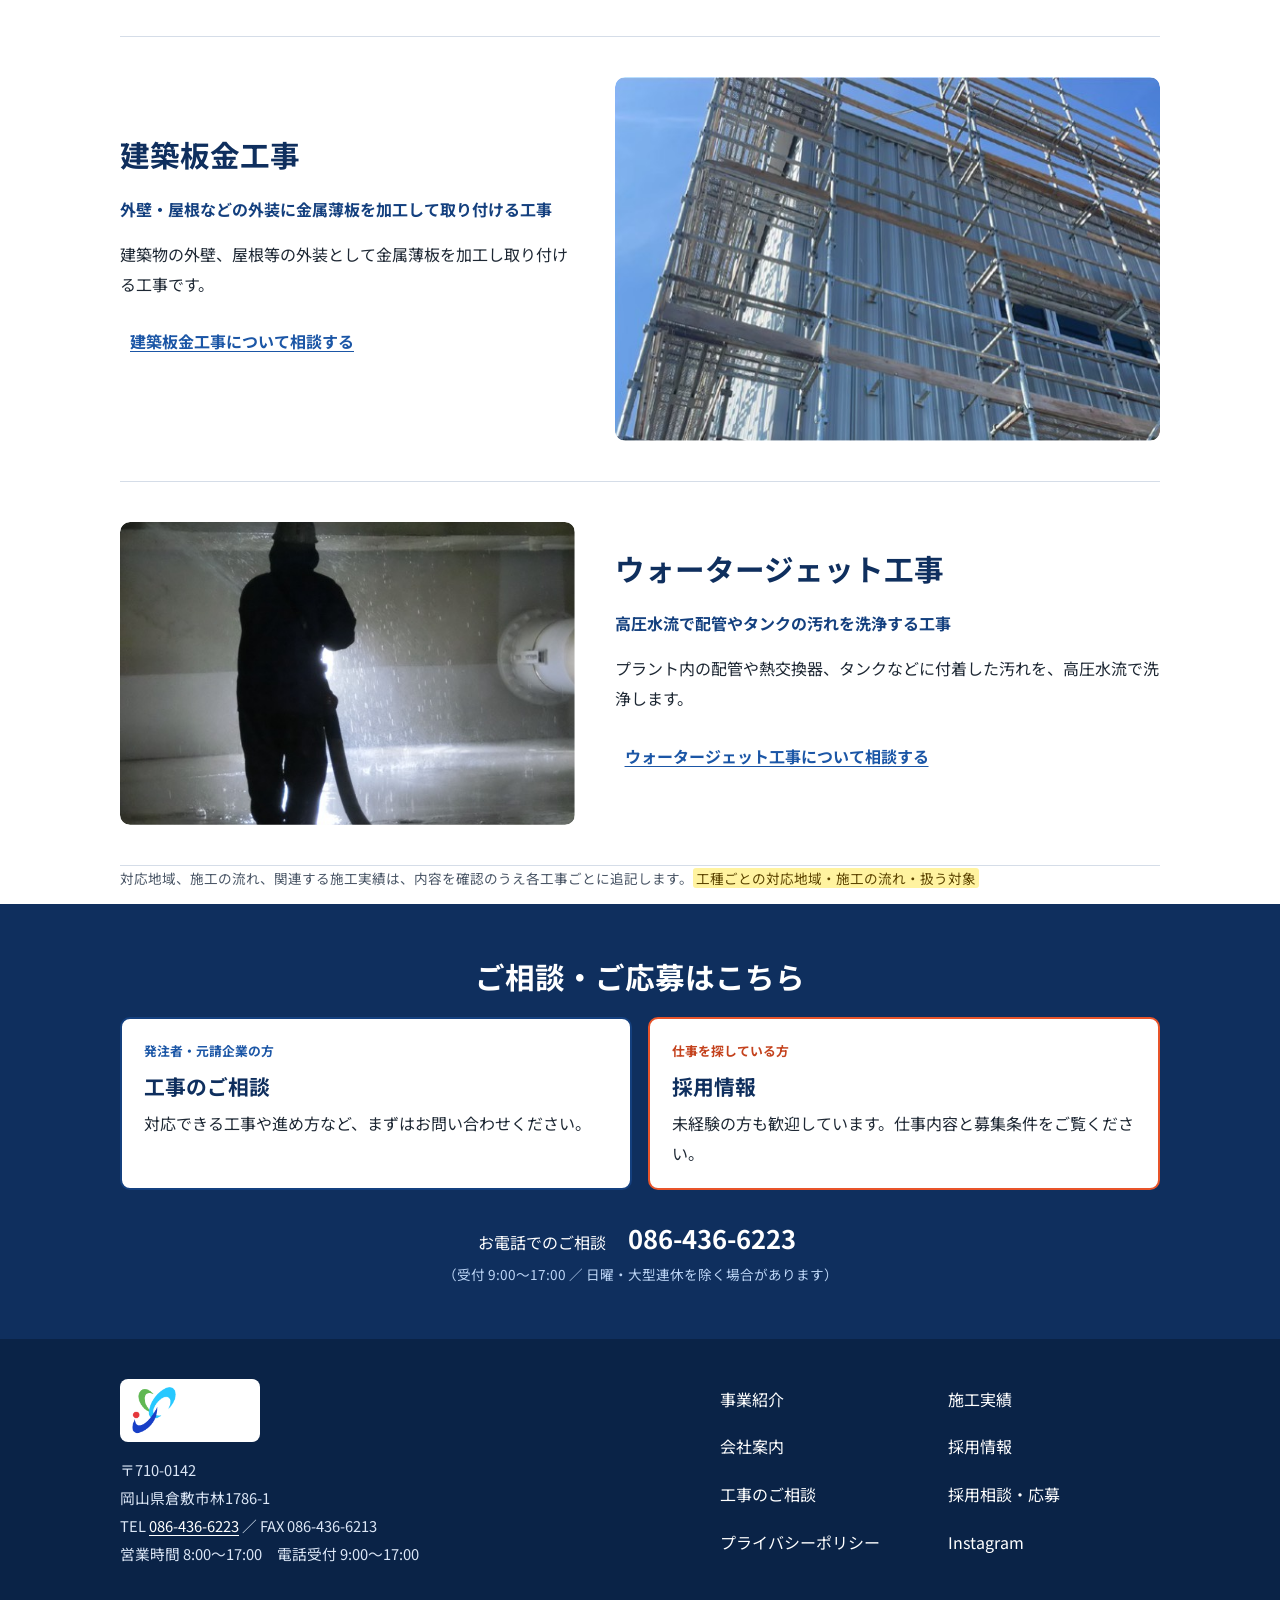
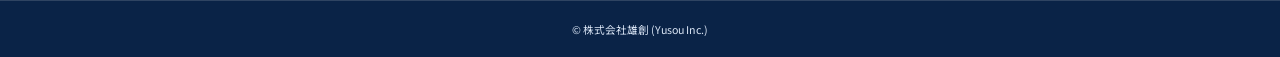
<file: services/index.html>
<!doctype html>
<html lang="ja">
<head>
<meta charset="utf-8">
<meta name="viewport" content="width=device-width, initial-scale=1">
<title>事業紹介（鉄骨・足場・鍛冶・板金・ウォータージェット）｜株式会社雄創</title>
<meta name="description" content="株式会社雄創が対応する鉄骨工事・足場工事・鍛冶工事・建築板金工事・ウォータージェット工事を紹介します。岡山県倉敷市。">
<meta name="robots" content="noindex,nofollow">
<link rel="canonical" href="https://www.yuusouinc.com/services/">
<meta property="og:type" content="website">
<meta property="og:locale" content="ja_JP">
<meta property="og:site_name" content="株式会社雄創">
<meta property="og:title" content="事業紹介（鉄骨・足場・鍛冶・板金・ウォータージェット）｜株式会社雄創">
<meta property="og:description" content="株式会社雄創が対応する鉄骨工事・足場工事・鍛冶工事・建築板金工事・ウォータージェット工事を紹介します。岡山県倉敷市。">
<meta property="og:url" content="https://www.yuusouinc.com/services/">
<meta property="og:image" content="https://www.yuusouinc.com/assets/img/work2.jpg">
<meta name="theme-color" content="#14407f">
<link rel="icon" href="../assets/img/favicon.svg" type="image/svg+xml">
<link rel="preconnect" href="https://fonts.googleapis.com">
<link rel="preconnect" href="https://fonts.gstatic.com" crossorigin>
<link rel="stylesheet" href="https://fonts.googleapis.com/css2?family=Noto+Sans+JP:wght@400;500;700&display=swap">
<link rel="stylesheet" href="../assets/css/style.css">
<script type="application/ld+json">{"@context": "https://schema.org", "@type": "BreadcrumbList", "itemListElement": [{"@type": "ListItem", "position": 1, "name": "トップ", "item": "https://www.yuusouinc.com/"}, {"@type": "ListItem", "position": 2, "name": "事業紹介", "item": "https://www.yuusouinc.com/services/"}]}</script>
</head>
<body>
<div class="preview-bar" role="note">プレビュー版（検索に表示されません）。黄色の箇所は公開前に確認が必要な情報です。</div>
<a class="skip" href="#main">本文へスキップ</a>
<header class="site-header">
  <div class="wrap header-in">
    <a class="brand" href="../index.html" aria-label="株式会社雄創 トップページ">
      <img src="../assets/img/logo.png" width="190" height="78" alt="株式会社雄創">
    </a>
    <button class="nav-toggle" type="button" aria-expanded="false" aria-controls="gnav">
      <span class="nav-toggle-bars" aria-hidden="true"></span><span class="nav-toggle-label">メニュー</span>
    </button>
    <nav id="gnav" class="gnav" aria-label="メインメニュー">
      <ul>
        <li><a href="../services/index.html" aria-current="page">事業紹介</a></li><li><a href="../works/index.html">施工実績</a></li><li><a href="../company/index.html">会社案内</a></li><li><a href="../recruit/index.html">採用情報</a></li>
        <li class="gnav-cta"><a class="btn btn-sm" href="../contact/index.html" data-event="cta_contact_header">工事のご相談</a></li>
      </ul>
    </nav>
  </div>
</header>
<nav class="crumbs" aria-label="パンくず"><div class="wrap"><ol><li><a href="../index.html">トップ</a></li><li aria-current="page">事業紹介</li></ol></div></nav>
<main id="main">
<section class="page-head"><div class="wrap"><p class="eyebrow">SERVICES</p><h1>事業紹介</h1><p class="page-lead">鉄骨・足場・鍛冶・建築板金・ウォータージェットの5つの工事に対応しています。</p></div></section>
<div class="wrap">
  <nav class="toc" aria-label="工事の種類"><ul><li><a href="#tekkotsu">鉄骨工事</a></li><li><a href="#ashiba">足場工事</a></li><li><a href="#kaji">鍛冶工事</a></li><li><a href="#bankin">建築板金工事</a></li><li><a href="#waterjet">ウォータージェット工事</a></li></ul></nav>
  <div class="svc-list"><section class="svc" id="tekkotsu" aria-labelledby="tekkotsu-h">
  <div class="svc-media"><img src="../assets/img/work1.jpg" srcset="../assets/img/work1-sm.jpg 600w, ../assets/img/work1.jpg 1200w" sizes="(min-width: 900px) 520px, 100vw" width="1200" height="899" alt="鉄骨の骨組みを組み上げている建設現場とクレーン車" loading="lazy" decoding="async"></div>
  <div class="svc-body">
    <h2 id="tekkotsu-h">鉄骨工事</h2>
    <p class="svc-lead">鉄骨を使用して、建物の骨組みを組み立てる工事</p>
    <p>鋼鉄製などの部材を使用して、柱や梁などの骨組みを造っていきます。</p>
    <p><a class="btn btn-text" href="../contact/index.html?topic=tekkotsu">鉄骨工事について相談する</a></p>
  </div>
</section><section class="svc" id="ashiba" aria-labelledby="ashiba-h">
  <div class="svc-media"><img src="../assets/img/ashiba.jpg" srcset="../assets/img/ashiba-sm.jpg 600w, ../assets/img/ashiba.jpg 1200w" sizes="(min-width: 900px) 520px, 100vw" width="1230" height="450" alt="建物を囲むように組まれた足場" loading="lazy" decoding="async"></div>
  <div class="svc-body">
    <h2 id="ashiba-h">足場工事</h2>
    <p class="svc-lead">高所でも安全に効率よく作業するための足場を設置する工事</p>
    <p>工事現場において高所でも安全に効率的に作業を行えるように、足場を組立設置する工事のことです。</p>
    <p><a class="btn btn-text" href="../contact/index.html?topic=ashiba">足場工事について相談する</a></p>
  </div>
</section><section class="svc" id="kaji" aria-labelledby="kaji-h">
  <div class="svc-media"><img src="../assets/img/work3.jpg" srcset="../assets/img/work3-sm.jpg 600w, ../assets/img/work3.jpg 1200w" sizes="(min-width: 900px) 520px, 100vw" width="1200" height="773" alt="鉄骨の床に敷かれたデッキプレートと施工中の建物" loading="lazy" decoding="async"></div>
  <div class="svc-body">
    <h2 id="kaji-h">鍛冶工事</h2>
    <p class="svc-lead">鋼や鉄材等を加工し、建築金物を製作・取り付ける工事</p>
    <p>手すりや階段などの建築金物の製作、取付け、溶接などさまざまな業務を行います。</p>
    <p><a class="btn btn-text" href="../contact/index.html?topic=kaji">鍛冶工事について相談する</a></p>
  </div>
</section><section class="svc" id="bankin" aria-labelledby="bankin-h">
  <div class="svc-media"><img src="../assets/img/work4.jpg" srcset="../assets/img/work4-sm.jpg 600w, ../assets/img/work4.jpg 1200w" sizes="(min-width: 900px) 520px, 100vw" width="1200" height="773" alt="金属パネルの外壁に沿って組まれた足場" loading="lazy" decoding="async"></div>
  <div class="svc-body">
    <h2 id="bankin-h">建築板金工事</h2>
    <p class="svc-lead">外壁・屋根などの外装に金属薄板を加工して取り付ける工事</p>
    <p>建築物の外壁、屋根等の外装として金属薄板を加工し取り付ける工事です。</p>
    <p><a class="btn btn-text" href="../contact/index.html?topic=bankin">建築板金工事について相談する</a></p>
  </div>
</section><section class="svc" id="waterjet" aria-labelledby="waterjet-h">
  <div class="svc-media"><img src="../assets/img/work5.jpg" srcset="../assets/img/work5-sm.jpg 600w, ../assets/img/work5.jpg 1200w" sizes="(min-width: 900px) 520px, 100vw" width="1200" height="900" alt="タンク内で高圧水による洗浄作業をする作業員のシルエット" loading="lazy" decoding="async"></div>
  <div class="svc-body">
    <h2 id="waterjet-h">ウォータージェット工事</h2>
    <p class="svc-lead">高圧水流で配管やタンクの汚れを洗浄する工事</p>
    <p>プラント内の配管や熱交換器、タンクなどに付着した汚れを、高圧水流で洗浄します。</p>
    <p><a class="btn btn-text" href="../contact/index.html?topic=waterjet">ウォータージェット工事について相談する</a></p>
  </div>
</section></div>
  <p class="note-small">対応地域、施工の流れ、関連する施工実績は、内容を確認のうえ各工事ごとに追記します。<mark class="tbc" title="営業範囲の確認後に記載">工種ごとの対応地域・施工の流れ・扱う対象</mark></p>
</div>
<section class="cta-band" aria-labelledby="cta-h">
  <div class="wrap">
    <h2 id="cta-h">ご相談・ご応募はこちら</h2>
    <div class="cta-grid">
      <a class="cta-card" href="../contact/index.html" data-event="cta_contact_band">
        <span class="cta-card-label">発注者・元請企業の方</span>
        <strong>工事のご相談</strong>
        <span>対応できる工事や進め方など、まずはお問い合わせください。</span>
      </a>
      <a class="cta-card cta-card-alt" href="../recruit/index.html" data-event="cta_recruit_band">
        <span class="cta-card-label">仕事を探している方</span>
        <strong>採用情報</strong>
        <span>未経験の方も歓迎しています。仕事内容と募集条件をご覧ください。</span>
      </a>
    </div>
    <p class="cta-tel">お電話でのご相談　<a href="tel:0864366223" data-event="tel_click_band">086-436-6223</a>
      <span>（受付 9:00〜17:00 ／ 日曜・大型連休を除く場合があります）</span></p>
  </div>
</section>
</main>
<footer class="site-footer">
  <div class="wrap footer-in">
    <div class="footer-co">
      <img src="../assets/img/logo.png" width="190" height="78" alt="株式会社雄創" loading="lazy">
      <address>
        〒710-0142<br>岡山県倉敷市林1786-1<br>
        TEL <a href="tel:0864366223" data-event="tel_click_footer">086-436-6223</a> ／ FAX 086-436-6213<br>
        営業時間 8:00〜17:00　電話受付 9:00〜17:00
      </address>
    </div>
    <nav class="footer-nav" aria-label="フッターメニュー">
      <ul>
        <li><a href="../services/index.html">事業紹介</a></li>
        <li><a href="../works/index.html">施工実績</a></li>
        <li><a href="../company/index.html">会社案内</a></li>
        <li><a href="../recruit/index.html">採用情報</a></li>
        <li><a href="../contact/index.html">工事のご相談</a></li>
        <li><a href="../recruit/contact/index.html">採用相談・応募</a></li>
        <li><a href="../privacy/index.html">プライバシーポリシー</a></li>
        <li><a href="https://www.instagram.com/kabuyusou" rel="noopener" target="_blank">Instagram<span class="sr"> （新しいタブで開きます）</span></a></li>
      </ul>
    </nav>
  </div>
  <p class="copy"><small>© 株式会社雄創 (Yusou Inc.)</small></p>
</footer>
<script src="../assets/js/main.js" defer></script>
</body>
</html>
</file>
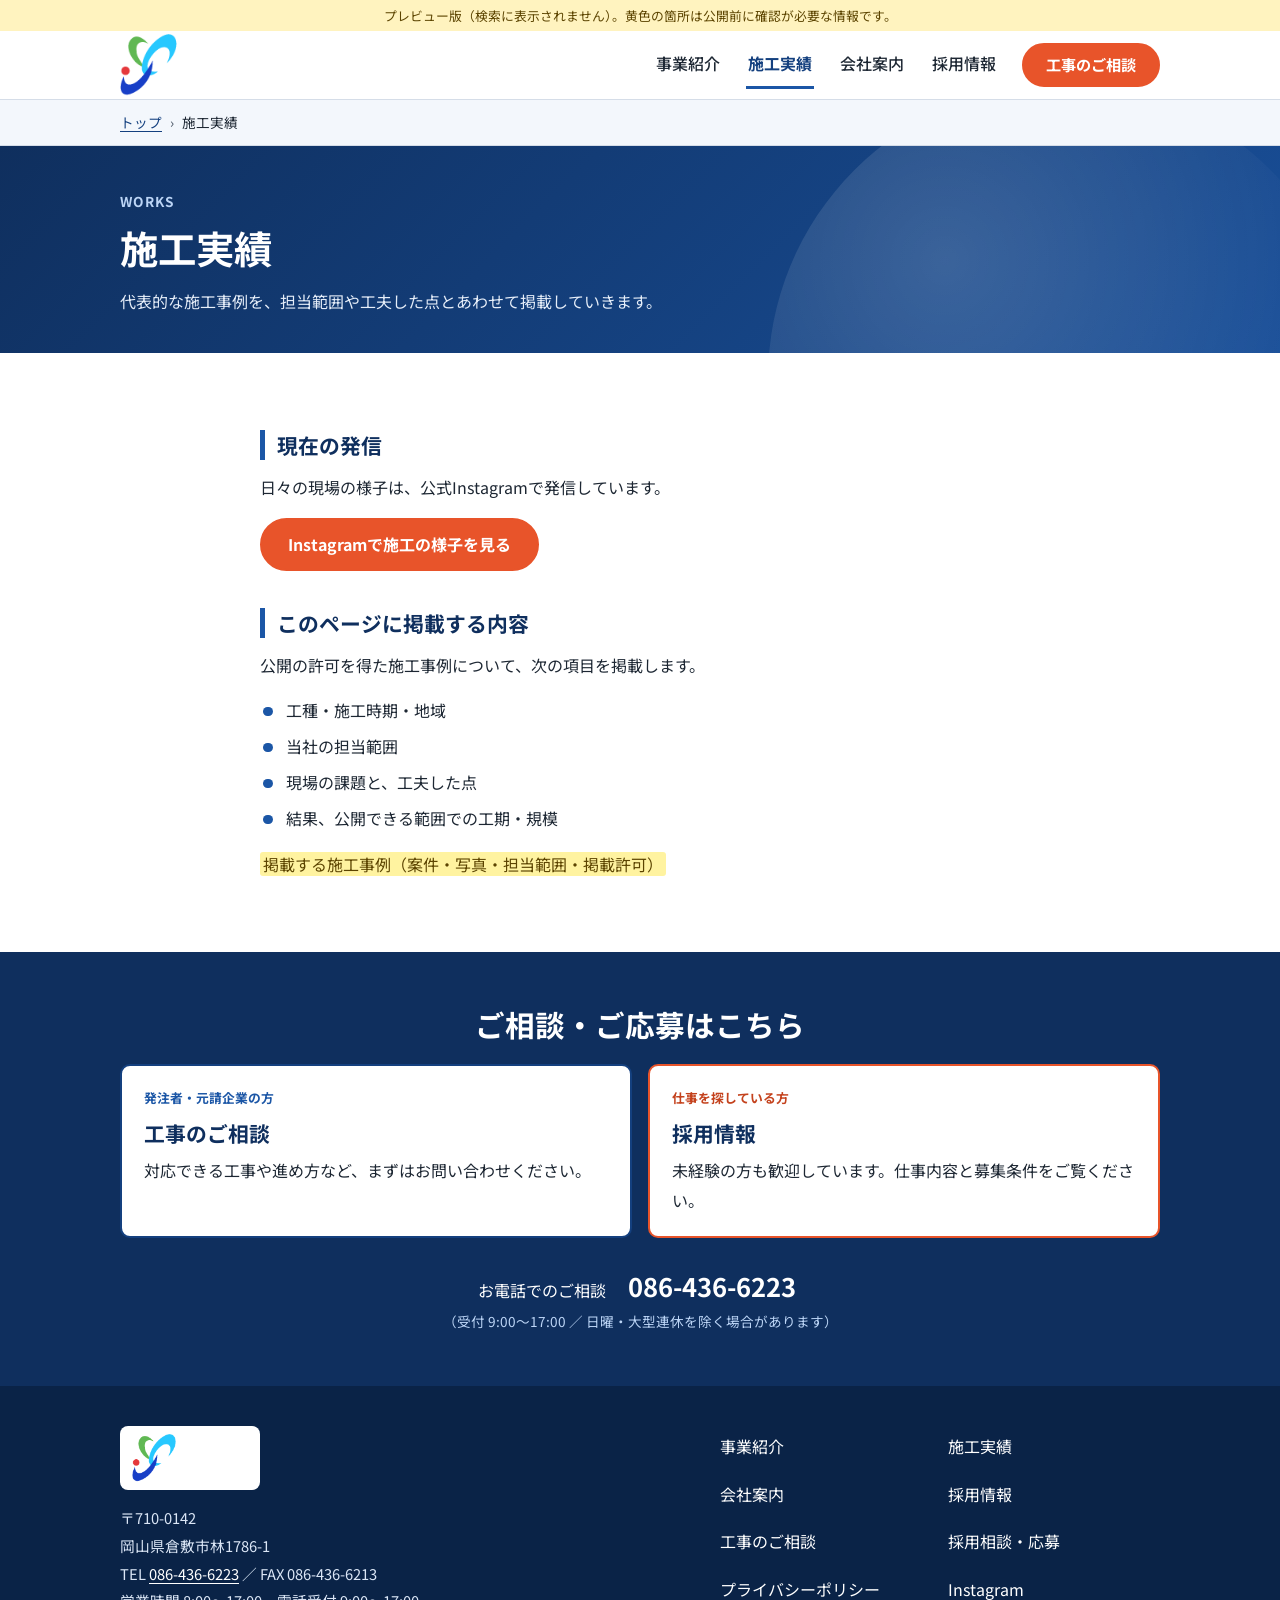
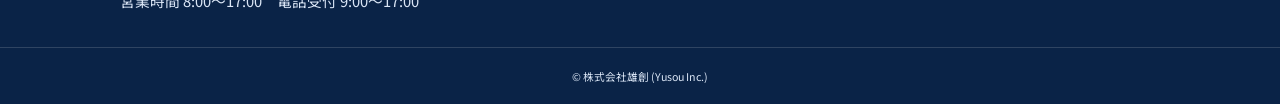
<file: works/index.html>
<!doctype html>
<html lang="ja">
<head>
<meta charset="utf-8">
<meta name="viewport" content="width=device-width, initial-scale=1">
<title>施工実績｜株式会社雄創</title>
<meta name="description" content="株式会社雄創の施工実績ページです。現場の様子はInstagramで発信しています。">
<meta name="robots" content="noindex,nofollow">
<link rel="canonical" href="https://www.yuusouinc.com/works/">
<meta property="og:type" content="website">
<meta property="og:locale" content="ja_JP">
<meta property="og:site_name" content="株式会社雄創">
<meta property="og:title" content="施工実績｜株式会社雄創">
<meta property="og:description" content="株式会社雄創の施工実績ページです。現場の様子はInstagramで発信しています。">
<meta property="og:url" content="https://www.yuusouinc.com/works/">
<meta property="og:image" content="https://www.yuusouinc.com/assets/img/work2.jpg">
<meta name="theme-color" content="#14407f">
<link rel="icon" href="../assets/img/favicon.svg" type="image/svg+xml">
<link rel="preconnect" href="https://fonts.googleapis.com">
<link rel="preconnect" href="https://fonts.gstatic.com" crossorigin>
<link rel="stylesheet" href="https://fonts.googleapis.com/css2?family=Noto+Sans+JP:wght@400;500;700&display=swap">
<link rel="stylesheet" href="../assets/css/style.css">
<script type="application/ld+json">{"@context": "https://schema.org", "@type": "BreadcrumbList", "itemListElement": [{"@type": "ListItem", "position": 1, "name": "トップ", "item": "https://www.yuusouinc.com/"}, {"@type": "ListItem", "position": 2, "name": "施工実績", "item": "https://www.yuusouinc.com/works/"}]}</script>
</head>
<body>
<div class="preview-bar" role="note">プレビュー版（検索に表示されません）。黄色の箇所は公開前に確認が必要な情報です。</div>
<a class="skip" href="#main">本文へスキップ</a>
<header class="site-header">
  <div class="wrap header-in">
    <a class="brand" href="../index.html" aria-label="株式会社雄創 トップページ">
      <img src="../assets/img/logo.png" width="190" height="78" alt="株式会社雄創">
    </a>
    <button class="nav-toggle" type="button" aria-expanded="false" aria-controls="gnav">
      <span class="nav-toggle-bars" aria-hidden="true"></span><span class="nav-toggle-label">メニュー</span>
    </button>
    <nav id="gnav" class="gnav" aria-label="メインメニュー">
      <ul>
        <li><a href="../services/index.html">事業紹介</a></li><li><a href="../works/index.html" aria-current="page">施工実績</a></li><li><a href="../company/index.html">会社案内</a></li><li><a href="../recruit/index.html">採用情報</a></li>
        <li class="gnav-cta"><a class="btn btn-sm" href="../contact/index.html" data-event="cta_contact_header">工事のご相談</a></li>
      </ul>
    </nav>
  </div>
</header>
<nav class="crumbs" aria-label="パンくず"><div class="wrap"><ol><li><a href="../index.html">トップ</a></li><li aria-current="page">施工実績</li></ol></div></nav>
<main id="main">
<section class="page-head"><div class="wrap"><p class="eyebrow">WORKS</p><h1>施工実績</h1><p class="page-lead">代表的な施工事例を、担当範囲や工夫した点とあわせて掲載していきます。</p></div></section>
<div class="wrap prose">
  <h2>現在の発信</h2>
  <p>日々の現場の様子は、公式Instagramで発信しています。</p>
  <p><a class="btn" href="https://www.instagram.com/kabuyusou" target="_blank" rel="noopener">Instagramで施工の様子を見る<span class="sr">（新しいタブで開きます）</span></a></p>
  <h2>このページに掲載する内容</h2>
  <p>公開の許可を得た施工事例について、次の項目を掲載します。</p>
  <ul class="check">
    <li>工種・施工時期・地域</li>
    <li>当社の担当範囲</li>
    <li>現場の課題と、工夫した点</li>
    <li>結果、公開できる範囲での工期・規模</li>
  </ul>
  <p><mark class="tbc" title="公開可能な案件の資料を受領後に追加。他社施工や素材写真は載せない">掲載する施工事例（案件・写真・担当範囲・掲載許可）</mark></p>
</div>
<section class="cta-band" aria-labelledby="cta-h">
  <div class="wrap">
    <h2 id="cta-h">ご相談・ご応募はこちら</h2>
    <div class="cta-grid">
      <a class="cta-card" href="../contact/index.html" data-event="cta_contact_band">
        <span class="cta-card-label">発注者・元請企業の方</span>
        <strong>工事のご相談</strong>
        <span>対応できる工事や進め方など、まずはお問い合わせください。</span>
      </a>
      <a class="cta-card cta-card-alt" href="../recruit/index.html" data-event="cta_recruit_band">
        <span class="cta-card-label">仕事を探している方</span>
        <strong>採用情報</strong>
        <span>未経験の方も歓迎しています。仕事内容と募集条件をご覧ください。</span>
      </a>
    </div>
    <p class="cta-tel">お電話でのご相談　<a href="tel:0864366223" data-event="tel_click_band">086-436-6223</a>
      <span>（受付 9:00〜17:00 ／ 日曜・大型連休を除く場合があります）</span></p>
  </div>
</section>
</main>
<footer class="site-footer">
  <div class="wrap footer-in">
    <div class="footer-co">
      <img src="../assets/img/logo.png" width="190" height="78" alt="株式会社雄創" loading="lazy">
      <address>
        〒710-0142<br>岡山県倉敷市林1786-1<br>
        TEL <a href="tel:0864366223" data-event="tel_click_footer">086-436-6223</a> ／ FAX 086-436-6213<br>
        営業時間 8:00〜17:00　電話受付 9:00〜17:00
      </address>
    </div>
    <nav class="footer-nav" aria-label="フッターメニュー">
      <ul>
        <li><a href="../services/index.html">事業紹介</a></li>
        <li><a href="../works/index.html">施工実績</a></li>
        <li><a href="../company/index.html">会社案内</a></li>
        <li><a href="../recruit/index.html">採用情報</a></li>
        <li><a href="../contact/index.html">工事のご相談</a></li>
        <li><a href="../recruit/contact/index.html">採用相談・応募</a></li>
        <li><a href="../privacy/index.html">プライバシーポリシー</a></li>
        <li><a href="https://www.instagram.com/kabuyusou" rel="noopener" target="_blank">Instagram<span class="sr"> （新しいタブで開きます）</span></a></li>
      </ul>
    </nav>
  </div>
  <p class="copy"><small>© 株式会社雄創 (Yusou Inc.)</small></p>
</footer>
<script src="../assets/js/main.js" defer></script>
</body>
</html>
</file>
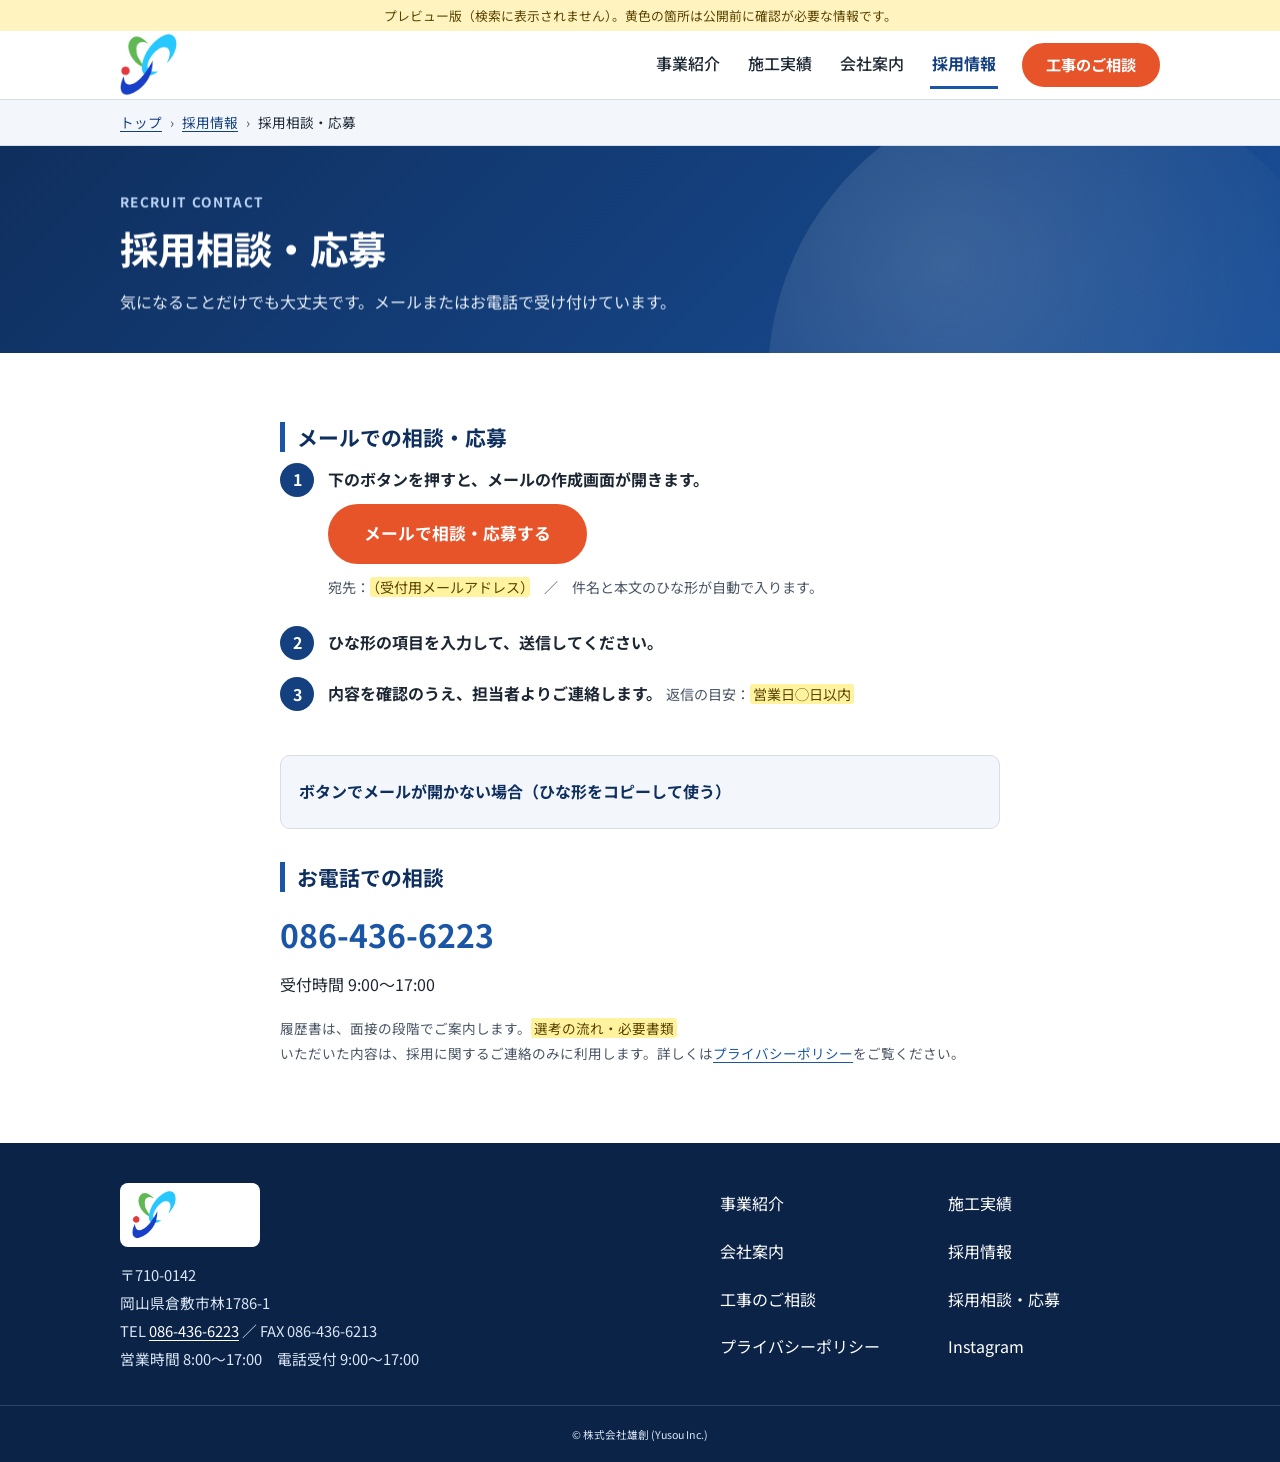
<file: recruit/contact/index.html>
<!doctype html>
<html lang="ja">
<head>
<meta charset="utf-8">
<meta name="viewport" content="width=device-width, initial-scale=1">
<title>採用相談・応募｜株式会社雄創</title>
<meta name="description" content="株式会社雄創の採用相談・応募の窓口です。メールまたはお電話で、未経験の方もお気軽にご相談ください。">
<meta name="robots" content="noindex,nofollow">
<link rel="canonical" href="https://www.yuusouinc.com/recruit/contact/">
<meta property="og:type" content="website">
<meta property="og:locale" content="ja_JP">
<meta property="og:site_name" content="株式会社雄創">
<meta property="og:title" content="採用相談・応募｜株式会社雄創">
<meta property="og:description" content="株式会社雄創の採用相談・応募の窓口です。メールまたはお電話で、未経験の方もお気軽にご相談ください。">
<meta property="og:url" content="https://www.yuusouinc.com/recruit/contact/">
<meta property="og:image" content="https://www.yuusouinc.com/assets/img/work2.jpg">
<meta name="theme-color" content="#14407f">
<link rel="icon" href="../../assets/img/favicon.svg" type="image/svg+xml">
<link rel="preconnect" href="https://fonts.googleapis.com">
<link rel="preconnect" href="https://fonts.gstatic.com" crossorigin>
<link rel="stylesheet" href="https://fonts.googleapis.com/css2?family=Noto+Sans+JP:wght@400;500;700&display=swap">
<link rel="stylesheet" href="../../assets/css/style.css">
<script type="application/ld+json">{"@context": "https://schema.org", "@type": "BreadcrumbList", "itemListElement": [{"@type": "ListItem", "position": 1, "name": "トップ", "item": "https://www.yuusouinc.com/"}, {"@type": "ListItem", "position": 2, "name": "採用情報", "item": "https://www.yuusouinc.com/recruit/"}, {"@type": "ListItem", "position": 3, "name": "採用相談・応募", "item": "https://www.yuusouinc.com/recruit/contact/"}]}</script>
</head>
<body>
<div class="preview-bar" role="note">プレビュー版（検索に表示されません）。黄色の箇所は公開前に確認が必要な情報です。</div>
<a class="skip" href="#main">本文へスキップ</a>
<header class="site-header">
  <div class="wrap header-in">
    <a class="brand" href="../../index.html" aria-label="株式会社雄創 トップページ">
      <img src="../../assets/img/logo.png" width="190" height="78" alt="株式会社雄創">
    </a>
    <button class="nav-toggle" type="button" aria-expanded="false" aria-controls="gnav">
      <span class="nav-toggle-bars" aria-hidden="true"></span><span class="nav-toggle-label">メニュー</span>
    </button>
    <nav id="gnav" class="gnav" aria-label="メインメニュー">
      <ul>
        <li><a href="../../services/index.html">事業紹介</a></li><li><a href="../../works/index.html">施工実績</a></li><li><a href="../../company/index.html">会社案内</a></li><li><a href="../../recruit/index.html" aria-current="page">採用情報</a></li>
        <li class="gnav-cta"><a class="btn btn-sm" href="../../contact/index.html" data-event="cta_contact_header">工事のご相談</a></li>
      </ul>
    </nav>
  </div>
</header>
<nav class="crumbs" aria-label="パンくず"><div class="wrap"><ol><li><a href="../../index.html">トップ</a></li><li><a href="../../recruit/index.html">採用情報</a></li><li aria-current="page">採用相談・応募</li></ol></div></nav>
<main id="main">
<section class="page-head"><div class="wrap"><p class="eyebrow">RECRUIT CONTACT</p><h1>採用相談・応募</h1><p class="page-lead">気になることだけでも大丈夫です。メールまたはお電話で受け付けています。</p></div></section>
<div class="wrap form-wrap">
  <section aria-labelledby="mail-h">
    <h2 id="mail-h" class="h-line">メールでの相談・応募</h2>
    
  <ol class="steps">
    <li>
      <strong>下のボタンを押すと、メールの作成画面が開きます。</strong>
      <p><a class="btn btn-lg" href="mailto:?subject=%E3%80%90%E6%8E%A1%E7%94%A8%E7%9B%B8%E8%AB%87%E3%83%BB%E5%BF%9C%E5%8B%9F%E3%80%91&amp;body=%E3%81%8A%E5%90%8D%E5%89%8D%EF%BC%9A%0D%0A%E3%81%94%E9%80%A3%E7%B5%A1%E5%85%88%EF%BC%88%E9%9B%BB%E8%A9%B1%E7%95%AA%E5%8F%B7%E3%81%AA%E3%81%A9%E3%83%BB%E4%BB%BB%E6%84%8F%EF%BC%89%EF%BC%9A%0D%0A%E5%B8%8C%E6%9C%9B%E3%81%AE%E5%B7%A5%E4%BA%8B%E3%83%BB%E8%81%B7%E7%A8%AE%EF%BC%88%E9%89%84%E9%AA%A8%EF%BC%8F%E8%B6%B3%E5%A0%B4%EF%BC%8F%E9%8D%9B%E5%86%B6%EF%BC%8F%E5%BB%BA%E7%AF%89%E6%9D%BF%E9%87%91%EF%BC%8F%E3%82%A6%E3%82%A9%E3%83%BC%E3%82%BF%E3%83%BC%E3%82%B8%E3%82%A7%E3%83%83%E3%83%88%EF%BC%8F%E6%9C%AA%E5%AE%9A%EF%BC%89%EF%BC%9A%0D%0A%E3%81%94%E7%B5%8C%E9%A8%93%EF%BC%88%E6%9C%AA%E7%B5%8C%E9%A8%93%EF%BC%8F%E7%B5%8C%E9%A8%93%E3%81%82%E3%82%8A%EF%BC%89%EF%BC%9A%0D%0A%E3%81%94%E8%B3%AA%E5%95%8F%E3%83%BB%E3%81%94%E7%9B%B8%E8%AB%87%E5%86%85%E5%AE%B9%EF%BC%9A%0D%0A%0D%0A%E2%80%BB%E3%81%94%E4%BD%8F%E6%89%80%E3%83%BB%E3%83%95%E3%83%AA%E3%82%AC%E3%83%8A%E3%81%AA%E3%81%A9%E3%81%AE%E8%A8%98%E5%85%A5%E3%81%AF%E4%B8%8D%E8%A6%81%E3%81%A7%E3%81%99%E3%80%82" data-event="mail_click_recruit">メールで相談・応募する</a></p>
      <p class="hint">宛先：<mark class="tbc" title="受付用のメールアドレスが決まったら build.py の CO[&#x27;email&#x27;] に設定">（受付用メールアドレス）</mark>　／　件名と本文のひな形が自動で入ります。</p>
    </li>
    <li><strong>ひな形の項目を入力して、送信してください。</strong></li>
    <li><strong>内容を確認のうえ、担当者よりご連絡します。</strong>
      <span class="hint">返信の目安：<mark class="tbc" title="返信目安を確認">営業日◯日以内</mark></span></li>
  </ol>
  <details class="tmpl">
    <summary>ボタンでメールが開かない場合（ひな形をコピーして使う）</summary>
    <p>お使いのメールソフトに、宛先 <mark class="tbc" title="受付用のメールアドレスが決まったら build.py の CO[&#x27;email&#x27;] に設定">（受付用メールアドレス）</mark> と、下の件名・本文をコピーして送信してください。</p>
    <p class="tmpl-subject"><span>件名</span> <code>【採用相談・応募】</code></p>
    <pre id="r-tmpl">お名前：
ご連絡先（電話番号など・任意）：
希望の工事・職種（鉄骨／足場／鍛冶／建築板金／ウォータージェット／未定）：
ご経験（未経験／経験あり）：
ご質問・ご相談内容：

※ご住所・フリガナなどの記入は不要です。</pre>
    <button class="btn btn-outline btn-sm" type="button" data-copy="#r-tmpl">本文をコピーする</button>
    <span class="copy-status" role="status" aria-live="polite"></span>
  </details>
  </section>
  <section aria-labelledby="tel-h">
    <h2 id="tel-h" class="h-line">お電話での相談</h2>
    <p class="tel-big"><a href="tel:0864366223" data-event="tel_click_recruit_contact">086-436-6223</a></p>
    <p>受付時間 9:00〜17:00</p>
  </section>
  <p class="note-small">履歴書は、面接の段階でご案内します。<mark class="tbc" title="確認後に記載">選考の流れ・必要書類</mark><br>
  いただいた内容は、採用に関するご連絡のみに利用します。詳しくは<a href="../../privacy/index.html">プライバシーポリシー</a>をご覧ください。</p>
</div>
</main>
<footer class="site-footer">
  <div class="wrap footer-in">
    <div class="footer-co">
      <img src="../../assets/img/logo.png" width="190" height="78" alt="株式会社雄創" loading="lazy">
      <address>
        〒710-0142<br>岡山県倉敷市林1786-1<br>
        TEL <a href="tel:0864366223" data-event="tel_click_footer">086-436-6223</a> ／ FAX 086-436-6213<br>
        営業時間 8:00〜17:00　電話受付 9:00〜17:00
      </address>
    </div>
    <nav class="footer-nav" aria-label="フッターメニュー">
      <ul>
        <li><a href="../../services/index.html">事業紹介</a></li>
        <li><a href="../../works/index.html">施工実績</a></li>
        <li><a href="../../company/index.html">会社案内</a></li>
        <li><a href="../../recruit/index.html">採用情報</a></li>
        <li><a href="../../contact/index.html">工事のご相談</a></li>
        <li><a href="../../recruit/contact/index.html">採用相談・応募</a></li>
        <li><a href="../../privacy/index.html">プライバシーポリシー</a></li>
        <li><a href="https://www.instagram.com/kabuyusou" rel="noopener" target="_blank">Instagram<span class="sr"> （新しいタブで開きます）</span></a></li>
      </ul>
    </nav>
  </div>
  <p class="copy"><small>© 株式会社雄創 (Yusou Inc.)</small></p>
</footer>
<script src="../../assets/js/main.js" defer></script>
</body>
</html>
</file>
<file: assets/css/style.css>
:root {
  --blue-900: #0f2f5e;
  --blue-700: #14407f;
  --blue-600: #1b56a6;
  --blue-100: #e6eef9;
  --blue-50: #f3f7fc;
  --ink: #1d2733;
  --ink-sub: #4a5666;
  --line: #d5dde8;
  --bg: #ffffff;
  --accent: #e8542a;
  --accent-dark: #c4421d;
  --focus: #ffb300;
  --radius: 10px;
  --header-h: 68px;
  --font: "Noto Sans JP", "Hiragino Kaku Gothic ProN", "Hiragino Sans", Meiryo, sans-serif;
}
*, *::before, *::after { box-sizing: border-box; }
html { scroll-padding-top: calc(var(--header-h) + 16px); -webkit-text-size-adjust: 100%; }
body { margin: 0; font-family: var(--font); color: var(--ink); background: var(--bg); line-height: 1.85; font-size: 16px; }
img { max-width: 100%; height: auto; display: block; }
a { color: var(--blue-600); text-underline-offset: 3px; }
a:hover { color: var(--blue-900); }
:focus-visible { outline: 3px solid var(--focus); outline-offset: 2px; }
h1, h2, h3 { line-height: 1.45; margin: 0 0 .6em; color: var(--blue-900); }
h1 { font-size: clamp(1.6rem, 5vw, 2.4rem); }
h2 { font-size: clamp(1.35rem, 3.6vw, 1.85rem); }
h3 { font-size: 1.15rem; }
p { margin: 0 0 1em; }
ul, ol { padding-left: 1.3em; }
.wrap { width: 100%; max-width: 1080px; margin: 0 auto; padding: 0 20px; }
.sr { position: absolute; width: 1px; height: 1px; overflow: hidden; clip: rect(0 0 0 0); white-space: nowrap; }
.pc { display: none; }
@media (min-width: 900px) { .pc { display: inline; } }
.skip { position: absolute; left: 8px; top: -60px; background: #fff; padding: 10px 14px; z-index: 200; border: 2px solid var(--blue-700); }
.skip:focus { top: 8px; }

.preview-bar { background: #fff3bf; color: #5c4400; font-size: .8rem; text-align: center; padding: 6px 12px; line-height: 1.5; }
mark.tbc { background: #fff3a0; color: #5c4400; padding: 0 3px; border-radius: 3px; box-decoration-break: clone; }

/* header */
.site-header { position: sticky; top: 0; z-index: 100; background: #fff; border-bottom: 1px solid var(--line); }
.header-in { display: flex; align-items: center; justify-content: space-between; min-height: var(--header-h); gap: 12px; }
.brand img { width: 120px; height: auto; }
.nav-toggle { display: inline-flex; align-items: center; gap: 8px; border: 1px solid var(--blue-700); background: #fff; color: var(--blue-700); border-radius: 8px; padding: 8px 12px; font: inherit; font-size: .9rem; cursor: pointer; min-height: 44px; }
.nav-toggle-bars, .nav-toggle-bars::before, .nav-toggle-bars::after { display: block; width: 18px; height: 2px; background: currentColor; position: relative; }
.nav-toggle-bars::before, .nav-toggle-bars::after { content: ""; position: absolute; left: 0; }
.nav-toggle-bars::before { top: -6px; } .nav-toggle-bars::after { top: 6px; }
.gnav { display: none; position: absolute; left: 0; right: 0; top: 100%; background: #fff; border-bottom: 1px solid var(--line); box-shadow: 0 10px 20px rgba(0,0,0,.08); max-height: calc(100vh - var(--header-h)); overflow-y: auto; }
.gnav.open { display: block; }
.gnav ul { list-style: none; margin: 0; padding: 8px 20px 20px; }
.gnav a { display: block; padding: 14px 4px; color: var(--ink); text-decoration: none; border-bottom: 1px solid var(--line); font-weight: 500; }
.gnav a[aria-current="page"] { color: var(--blue-700); font-weight: 700; }
.gnav .gnav-cta a { margin-top: 14px; border-bottom: 0; }
@media (min-width: 900px) {
  .brand img { width: 150px; }
  .nav-toggle { display: none; }
  .gnav { display: block; position: static; box-shadow: none; border: 0; max-height: none; overflow: visible; }
  .gnav ul { display: flex; align-items: center; gap: 28px; padding: 0; }
  .gnav a { padding: 8px 2px; border: 0; border-bottom: 3px solid transparent; }
  .gnav a:hover, .gnav a[aria-current="page"] { border-bottom-color: var(--blue-600); }
  .gnav .gnav-cta a { margin: 0; border-bottom: 0; }
}

/* buttons */
.btn { display: inline-flex; align-items: center; justify-content: center; gap: 8px; background: var(--accent); color: #fff; text-decoration: none; font-weight: 700; padding: 13px 26px; border-radius: 999px; border: 2px solid var(--accent); font: inherit; font-weight: 700; cursor: pointer; line-height: 1.4; min-height: 48px; text-align: center; }
.btn:hover { background: var(--accent-dark); border-color: var(--accent-dark); color: #fff; }
.btn-sm { padding: 9px 20px; min-height: 44px; font-size: .95rem; }
.btn-lg { padding: 16px 34px; font-size: 1.05rem; }
.btn-outline { background: #fff; color: var(--blue-700); border-color: var(--blue-700); }
.btn-outline:hover { background: var(--blue-700); color: #fff; border-color: var(--blue-700); }
.btn-ghost { background: rgba(255,255,255,.12); color: #fff; border-color: #fff; }
.btn-ghost:hover { background: #fff; color: var(--blue-900); border-color: #fff; }
.btn-text { background: transparent; border-color: transparent; color: var(--blue-600); text-decoration: underline; padding-left: 8px; padding-right: 8px; }
.btn-text:hover { background: transparent; border-color: transparent; color: var(--blue-900); }
button:disabled { opacity: .6; cursor: not-allowed; }

/* hero */
.hero { position: relative; color: #fff; background: var(--blue-900); overflow: hidden; }
.hero-media, .hero-media img { position: absolute; inset: 0; width: 100%; height: 100%; object-fit: cover; }
.hero-media::after { content: ""; position: absolute; inset: 0; background: linear-gradient(90deg, rgba(10,36,76,.9) 0%, rgba(10,36,76,.65) 60%, rgba(10,36,76,.35) 100%); }
.hero-in { position: relative; z-index: 1; padding-top: 56px; padding-bottom: 56px; }
.hero h1 { color: #fff; font-size: clamp(1.55rem, 6vw, 2.5rem); text-shadow: 0 1px 8px rgba(0,0,0,.35); }
.hero-kicker { font-weight: 700; letter-spacing: .08em; margin-bottom: .8em; color: #bcd5f6; font-size: .95rem; }
.hero-sub { max-width: 36em; }
.hero-actions { display: flex; flex-wrap: wrap; gap: 12px; margin-top: 24px; }
@media (min-width: 900px) { .hero-in { padding-top: 110px; padding-bottom: 110px; } }

/* cards */
.cta-grid { display: grid; gap: 16px; }
@media (min-width: 700px) { .cta-grid { grid-template-columns: 1fr 1fr; } }
.entrances { margin-top: -28px; position: relative; z-index: 2; }
.cta-card { display: flex; flex-direction: column; gap: 4px; background: #fff; border: 2px solid var(--blue-700); border-radius: var(--radius); padding: 20px 22px; text-decoration: none; color: var(--ink); box-shadow: 0 8px 20px rgba(15,47,94,.12); }
.cta-card strong { font-size: 1.3rem; color: var(--blue-900); }
.cta-card:hover { background: var(--blue-50); }
.cta-card-label { font-size: .8rem; font-weight: 700; color: var(--blue-600); }
.cta-card-alt { border-color: var(--accent); }
.cta-card-alt .cta-card-label { color: var(--accent-dark); }
.section { padding: 56px 0; }
.section-tint { background: var(--blue-50); }
.eyebrow { font-size: .85rem; font-weight: 700; letter-spacing: .1em; color: var(--blue-600); margin: 0 0 .4em; }
.values { list-style: none; padding: 0; margin: 28px 0; display: grid; gap: 16px; }
@media (min-width: 800px) { .values { grid-template-columns: repeat(3, 1fr); } }
.values li { border: 1px solid var(--line); border-radius: var(--radius); padding: 20px; background: #fff; }
.values-no { font-size: 1.8rem; font-weight: 700; color: var(--blue-600); line-height: 1; display: block; margin-bottom: 8px; }
.values h3 { margin-bottom: .3em; }
.values p { margin: 0; }
.values-compact { grid-template-columns: 1fr; }
.cards { list-style: none; padding: 0; margin: 28px 0; display: grid; gap: 20px; }
@media (min-width: 640px) { .cards { grid-template-columns: repeat(2, 1fr); } }
@media (min-width: 960px) { .cards { grid-template-columns: repeat(3, 1fr); } }
.card { background: #fff; border-radius: var(--radius); overflow: hidden; border: 1px solid var(--line); }
.card-media img { width: 100%; aspect-ratio: 3 / 2; object-fit: cover; }
.card-media-plain { aspect-ratio: 3 / 2; display: flex; align-items: center; justify-content: center; background: linear-gradient(135deg, var(--blue-700), var(--blue-600)); color: #fff; font-weight: 700; font-size: 1.2rem; }
.card-body { padding: 16px 18px 20px; }
.card-body h3 { margin-bottom: .3em; }
.card-body h3 a { color: var(--blue-900); text-decoration: none; }
.card-body h3 a::after { content: " →"; }
.card-body p { margin: 0; color: var(--ink-sub); font-size: .95rem; }
.more { text-align: center; }
.more-left { display: flex; flex-wrap: wrap; gap: 12px; align-items: center; }
.split { display: grid; gap: 28px; align-items: center; }
@media (min-width: 900px) { .split { grid-template-columns: 1fr 1fr; gap: 56px; } .split-rev .split-media { order: -1; } }
.split-media img { border-radius: var(--radius); width: 100%; aspect-ratio: 4 / 3; object-fit: cover; }
.note-small { font-size: .85rem; color: var(--ink-sub); }

/* CTA band */
.cta-band { background: var(--blue-900); color: #fff; padding: 52px 0; }
.cta-band h2 { color: #fff; text-align: center; }
.cta-band .cta-card { box-shadow: none; }
.cta-tel { text-align: center; margin: 24px 0 0; }
.cta-tel a { color: #fff; font-size: 1.6rem; font-weight: 700; text-decoration: none; margin: 0 6px; }
.cta-tel span { display: block; font-size: .85rem; color: #bcd5f6; }

/* page head */
.page-head { background: linear-gradient(135deg, var(--blue-900), var(--blue-600)); color: #fff; padding: 40px 0 36px; }
.page-head h1 { color: #fff; margin-bottom: .3em; }
.page-head .eyebrow { color: #bcd5f6; }
.page-lead { margin: 0; max-width: 40em; color: #e6eef9; }
.crumbs { background: var(--blue-50); border-bottom: 1px solid var(--line); font-size: .85rem; }
.crumbs ol { list-style: none; margin: 0; padding: 10px 0; display: flex; flex-wrap: wrap; gap: 4px 0; }
.crumbs li + li::before { content: "›"; margin: 0 8px; color: var(--ink-sub); }
.crumbs a { color: var(--blue-700); }

/* content */
.prose { padding-top: 40px; padding-bottom: 56px; max-width: 800px; }
.prose h2 { margin-top: 1.8em; padding-left: 12px; border-left: 5px solid var(--blue-600); font-size: 1.3rem; }
.check { list-style: none; padding: 0; }
.check li { position: relative; padding-left: 1.6em; margin-bottom: .4em; }
.check li::before { content: ""; position: absolute; left: .2em; top: .65em; width: .6em; height: .6em; background: var(--blue-600); border-radius: 50%; }
.block { padding: 40px 0 8px; }
.block h2 { padding-left: 12px; border-left: 5px solid var(--blue-600); }
.greeting { max-width: 760px; }
.sign { text-align: right; font-weight: 700; }
.toc ul { list-style: none; padding: 24px 0 0; margin: 0; display: flex; flex-wrap: wrap; gap: 8px; }
.toc a { display: inline-block; padding: 8px 16px; border: 1px solid var(--blue-700); border-radius: 999px; text-decoration: none; color: var(--blue-700); font-weight: 500; }
.toc a:hover { background: var(--blue-700); color: #fff; }
.svc-list { display: grid; gap: 0; }
.svc { display: grid; gap: 20px; padding: 40px 0; border-bottom: 1px solid var(--line); }
@media (min-width: 800px) { .svc { grid-template-columns: 5fr 6fr; gap: 40px; align-items: center; } .svc:nth-child(even) .svc-media { order: 2; } }
.svc-media img { border-radius: var(--radius); width: 100%; aspect-ratio: 3 / 2; object-fit: cover; }
.svc-lead { font-weight: 700; color: var(--blue-700); }
.svc:not(:has(.svc-media)) { grid-template-columns: 1fr; }
.chips { list-style: none; padding: 0; display: flex; flex-wrap: wrap; gap: 8px; }
.chips li { background: var(--blue-100); color: var(--blue-900); border-radius: 999px; padding: 4px 14px; font-weight: 500; }

/* tables: vertical on mobile */
.spec { width: 100%; border-collapse: collapse; margin: 0 0 1em; }
.spec th, .spec td { text-align: left; vertical-align: top; padding: 14px 12px; border-bottom: 1px solid var(--line); }
.spec th { background: var(--blue-50); color: var(--blue-900); width: 11em; font-weight: 700; }
@media (max-width: 640px) {
  .spec, .spec tbody, .spec tr, .spec th, .spec td { display: block; width: 100%; }
  .spec tr { border-bottom: 1px solid var(--line); }
  .spec th { border: 0; padding: 10px 12px 6px; }
  .spec td { border: 0; padding: 8px 12px 14px; }
}
.faq dt { font-weight: 700; color: var(--blue-900); margin-top: 1.2em; }
.faq dt::before { content: "Q. "; color: var(--blue-600); }
.faq dd { margin: .3em 0 0; padding-left: 1.6em; }
.map iframe { width: 100%; height: 340px; border: 0; border-radius: var(--radius); margin-top: 8px; }

/* footer */
.site-footer { background: #0a2347; color: #dbe6f6; padding: 40px 0 0; }
.site-footer a { color: #fff; }
.footer-in { display: grid; gap: 28px; }
@media (min-width: 800px) { .footer-in { grid-template-columns: 1.3fr 1fr; } }
.footer-co img { width: 140px; background: #fff; padding: 8px 12px; border-radius: 8px; margin-bottom: 14px; }
address { font-style: normal; line-height: 1.9; font-size: .92rem; }
.footer-nav ul { list-style: none; padding: 0; margin: 0; display: grid; grid-template-columns: 1fr 1fr; gap: 6px 16px; }
.footer-nav a { display: inline-block; padding: 6px 0; text-decoration: none; }
.footer-nav a:hover { text-decoration: underline; }
.copy { text-align: center; margin: 32px 0 0; padding: 16px; border-top: 1px solid rgba(255,255,255,.15); font-size: .8rem; }

/* mail inquiry */
.form-wrap { padding-top: 36px; padding-bottom: 64px; max-width: 760px; }
.h-line { padding-left: 12px; border-left: 5px solid var(--blue-600); font-size: 1.3rem; margin-top: 1.6em; }
.steps { list-style: none; counter-reset: s; padding: 0; margin: 0 0 1.5em; }
.steps > li { counter-increment: s; position: relative; padding: 0 0 22px 48px; }
.steps > li::before { content: counter(s); position: absolute; left: 0; top: -2px; width: 34px; height: 34px; border-radius: 50%; background: var(--blue-700); color: #fff; font-weight: 700; display: flex; align-items: center; justify-content: center; }
.steps p { margin: 10px 0 6px; }
.hint { font-size: .88rem; color: var(--ink-sub); }
.tmpl { border: 1px solid var(--line); border-radius: var(--radius); padding: 14px 18px; background: var(--blue-50); }
.tmpl summary { cursor: pointer; font-weight: 700; color: var(--blue-900); min-height: 44px; display: flex; align-items: center; }
.tmpl pre { white-space: pre-wrap; word-break: break-word; font-family: inherit; background: #fff; border: 1px solid var(--line); border-radius: 8px; padding: 14px; margin: 10px 0 14px; font-size: .92rem; }
.tmpl code { font-family: inherit; background: #fff; border: 1px solid var(--line); border-radius: 4px; padding: 2px 8px; }
.copy-status { margin-left: 10px; font-size: .9rem; color: #1e7a45; font-weight: 700; }
.tel-big { margin: 6px 0; }
.tel-big a { font-size: 2rem; font-weight: 700; text-decoration: none; }

@media (prefers-reduced-motion: no-preference) {
  .btn, .cta-card, .toc a { transition: background-color .2s, color .2s, border-color .2s; }
}
@media (prefers-reduced-motion: reduce) { html { scroll-behavior: auto; } }

/* 写真の挿入位置（プレビュー用の枠） */
.ph { position: relative; display: flex; flex-direction: column; align-items: center; justify-content: center; gap: 4px; text-align: center; width: 100%; aspect-ratio: 3 / 2; padding: 16px; border: 3px dashed #2f7bd6; border-radius: var(--radius); color: var(--blue-900); font-size: .85rem; line-height: 1.5;
  background: repeating-linear-gradient(45deg, #eaf2fc, #eaf2fc 14px, #dbe9fa 14px, #dbe9fa 28px); }
.ph strong { font-size: 1.05rem; }
.ph-no { background: var(--blue-700); color: #fff; font-weight: 700; padding: 1px 12px; border-radius: 999px; font-size: .8rem; }
.ph-size { font-weight: 700; color: var(--blue-600); }
.ph-cand { font-size: .78rem; color: var(--ink-sub); }
.split-media .ph { aspect-ratio: 4 / 3; }
.hero-media .ph { position: absolute; inset: 0; height: 100%; aspect-ratio: auto; border-radius: 0; border-width: 0 0 0 0; background: repeating-linear-gradient(45deg, #1c4a8c, #1c4a8c 18px, #174079 18px, #174079 36px); color: #fff; }
.hero-media .ph strong { color: #fff; }
.hero-media .ph .ph-size, .hero-media .ph .ph-cand { color: #cfe0f7; }
.hero-media .ph { justify-content: flex-start; padding-top: 24px; }
@media (min-width: 900px) { .hero-media .ph { align-items: flex-end; justify-content: center; padding: 24px 8% 24px 0; text-align: right; } }
.hero-media::after { pointer-events: none; }

/* ヘッダーの「工事のご相談」ボタン（.gnav a の指定に負けないよう明示） */
.gnav .gnav-cta a.btn { display: inline-flex; background: var(--accent); color: #fff; border: 2px solid var(--accent); padding: 10px 22px; border-radius: 999px; font-weight: 700; white-space: nowrap; line-height: 1.3; text-decoration: none; }
.gnav .gnav-cta a.btn:hover { background: var(--accent-dark); border-color: var(--accent-dark); color: #fff; }
.gnav .gnav-cta { flex: none; }
.gnav .gnav-cta a.btn:focus-visible { outline: 3px solid var(--focus); outline-offset: 2px; }
@media (max-width: 899px) { .gnav .gnav-cta a.btn { display: flex; width: 100%; margin-top: 16px; padding: 14px 20px; } }
@media (min-width: 900px) { .gnav ul { gap: 24px; } .gnav .gnav-cta a.btn:hover { border-bottom-color: var(--accent-dark); } }

/* ===== 動き（動きを減らす設定の人には適用しない） ===== */
.progress { position: fixed; top: 0; left: 0; height: 3px; width: 100%; background: var(--accent); transform: scaleX(0); transform-origin: left; z-index: 300; pointer-events: none; }
.site-header { transition: box-shadow .3s; }
.site-header.scrolled { box-shadow: 0 4px 18px rgba(15,47,94,.14); }
.brand img { transition: width .3s; }

@media (prefers-reduced-motion: no-preference) {
  /* ヒーロー：写真がゆっくり寄り、文字が順に現れる */
  .hero-media img { animation: heroZoom 14s ease-out both; transform-origin: 60% 40%; }
  @keyframes heroZoom { from { transform: scale(1.12); } to { transform: scale(1); } }
  .hero-in > * { opacity: 0; animation: riseIn .9s cubic-bezier(.2,.7,.2,1) forwards; }
  .hero-in > :nth-child(1) { animation-delay: .15s; }
  .hero-in > :nth-child(2) { animation-delay: .35s; }
  .hero-in > :nth-child(3) { animation-delay: .6s; }
  .hero-in > :nth-child(4) { animation-delay: .8s; }
  @keyframes riseIn { from { opacity: 0; transform: translateY(26px); } to { opacity: 1; transform: none; } }
  .entrances .cta-card { animation: riseIn .9s cubic-bezier(.2,.7,.2,1) 1s both; }
  .entrances .cta-card + .cta-card { animation-delay: 1.15s; }

  /* 下層ページの見出し */
  .page-head .wrap > * { opacity: 0; animation: riseIn .8s cubic-bezier(.2,.7,.2,1) forwards; }
  .page-head .wrap > :nth-child(1) { animation-delay: .05s; }
  .page-head .wrap > :nth-child(2) { animation-delay: .18s; }
  .page-head .wrap > :nth-child(3) { animation-delay: .32s; }

  /* スクロールで現れる */
  .js .reveal { opacity: 0; transform: translateY(28px); transition: opacity .8s cubic-bezier(.2,.7,.2,1), transform .8s cubic-bezier(.2,.7,.2,1); transition-delay: var(--d, 0s); }
  .js .reveal.in { opacity: 1; transform: none; }
  .js .reveal-img { opacity: 0; transform: scale(.96); transition: opacity .9s ease, transform 1.1s cubic-bezier(.2,.7,.2,1); }
  .js .reveal-img.in { opacity: 1; transform: none; }

  /* ホバー */
  .btn { transition: background-color .2s, color .2s, border-color .2s, transform .2s, box-shadow .2s; }
  .btn:hover { transform: translateY(-2px); box-shadow: 0 8px 18px rgba(0,0,0,.18); }
  .btn:active { transform: translateY(0); box-shadow: none; }
  .btn-text:hover { box-shadow: none; transform: none; }
  .cta-card { transition: transform .25s, box-shadow .25s, background-color .2s; }
  .cta-card:hover { transform: translateY(-5px); box-shadow: 0 16px 30px rgba(15,47,94,.2); }
  .card { transition: transform .3s, box-shadow .3s; }
  .card:hover { transform: translateY(-6px); box-shadow: 0 18px 32px rgba(15,47,94,.16); }
  .card-media { overflow: hidden; }
  .card-media img, .svc-media img, .split-media img { transition: transform .8s cubic-bezier(.2,.7,.2,1); }
  .card:hover .card-media img { transform: scale(1.07); }
  .svc-media, .split-media { overflow: hidden; border-radius: var(--radius); }
  .svc:hover .svc-media img, .split:hover .split-media img { transform: scale(1.04); }
  .card-body h3 a::after { display: inline-block; transition: transform .25s; }
  .card:hover .card-body h3 a::after { transform: translateX(6px); }
  .values li { transition: transform .3s, box-shadow .3s, border-color .3s; }
  .values li:hover { transform: translateY(-4px); box-shadow: 0 12px 24px rgba(15,47,94,.12); border-color: var(--blue-600); }
  .toc a { transition: background-color .2s, color .2s, transform .2s; }
  .toc a:hover { transform: translateY(-2px); }
  .gnav a { transition: border-color .25s, color .2s; }
  .footer-nav a { transition: transform .2s; }
  .footer-nav a:hover { transform: translateX(4px); }
  .cta-tel a { transition: opacity .2s; }
  .cta-tel a:hover { opacity: .8; }
  .spec tr { transition: background-color .2s; }
  .spec tr:hover td { background: var(--blue-50); }
  .steps > li::before { transition: transform .3s; }
  .steps > li:hover::before { transform: scale(1.12); }
}
@media (prefers-reduced-motion: reduce) { .progress { display: none; } }

/* ===== 動きを強める（第2版） ===== */
.ticker { background: var(--blue-900); color: #fff; overflow: hidden; white-space: nowrap; padding: 12px 0 40px; position: relative; }
.ticker-track { display: inline-flex; }
.ticker-track span { font-weight: 700; letter-spacing: .12em; font-size: 1rem; padding: 0 28px; opacity: .9; }
.ticker-track span::after { content: "◆"; color: var(--accent); margin-left: 56px; font-size: .7em; vertical-align: 2px; }
@media (min-width: 900px) { .ticker-track span { font-size: 1.15rem; } }
.entrances { margin-top: -30px; }
@media (prefers-reduced-motion: reduce) { .ticker { display: none; } .entrances { margin-top: 0; padding-top: 24px; } }

@media (prefers-reduced-motion: no-preference) {
  .ticker-track { animation: tick 38s linear infinite; }
  .ticker:hover .ticker-track { animation-play-state: paused; }
  @keyframes tick { to { transform: translateX(-25%); } }

  /* ヒーロー：強いズームと左右のゆらぎ、光の帯、見出しの1行ずつの出現 */
  .hero-media img { animation: heroZoom 18s ease-out both, heroPan 24s ease-in-out 1s infinite alternate; will-change: transform; }
  @keyframes heroZoom { from { transform: scale(1.3); } to { transform: scale(1.06); } }
  @keyframes heroPan { from { object-position: 40% 50%; } to { object-position: 70% 50%; } }
  .hero-in > * { animation-duration: 1.1s; }
  .hero h1 { animation-name: heroTitle; }
  @keyframes heroTitle { from { opacity: 0; transform: translateY(46px) scale(.97); letter-spacing: .12em; filter: blur(6px); } to { opacity: 1; transform: none; letter-spacing: 0; filter: none; } }
  .hero-kicker { position: relative; padding-left: 52px; }
  .hero-kicker::before { content: ""; position: absolute; left: 0; top: .85em; height: 3px; width: 0; background: var(--accent); animation: lineGrow 1s .5s forwards; }
  @keyframes lineGrow { to { width: 40px; } }
  .hero-actions .btn:first-child { animation: pulse 2.6s 2.4s infinite; }
  @keyframes pulse { 0%, 100% { box-shadow: 0 0 0 0 rgba(232,84,42,.55); } 60% { box-shadow: 0 0 0 16px rgba(232,84,42,0); } }
  .gnav .gnav-cta a.btn { animation: pulseSm 3.2s 3s infinite; }
  @keyframes pulseSm { 0%, 100% { box-shadow: 0 0 0 0 rgba(232,84,42,.5); } 60% { box-shadow: 0 0 0 10px rgba(232,84,42,0); } }

  /* スクロールで、左右・下から大きく現れる */
  .js .reveal { transform: translate(var(--x, 0), var(--y, 56px)); transition-duration: 1s; }
  .js .reveal.in { transform: none; }
  .js .reveal[data-dir="left"] { --x: -70px; --y: 0px; }
  .js .reveal[data-dir="right"] { --x: 70px; --y: 0px; }
  .js .reveal-img { opacity: 1; transform: none; }
  .js .reveal-img img { clip-path: inset(0 100% 0 0); transform: scale(1.25); transition: clip-path 1.2s cubic-bezier(.7,0,.2,1), transform 1.6s cubic-bezier(.2,.7,.2,1); }
  .js .reveal-img.in img { clip-path: inset(0 0 0 0); transform: scale(1); }
  .js .reveal-img.in:hover img { transform: scale(1.06); transition-duration: .8s; }
  .eyebrow { position: relative; display: inline-block; }
  .js .reveal .eyebrow::after, .js .eyebrow.reveal::after { content: ""; position: absolute; left: 0; bottom: -4px; height: 2px; width: 0; background: var(--accent); transition: width .9s .4s; }
  .js .reveal.in .eyebrow::after, .js .eyebrow.reveal.in::after { width: 100%; }
  h2.reveal { position: relative; }

  /* ホバーを強く */
  .card:hover { transform: translateY(-10px) rotate(-.4deg); box-shadow: 0 26px 44px rgba(15,47,94,.24); }
  .card:hover .card-media img { transform: scale(1.14); }
  .cta-card:hover { transform: translateY(-8px) scale(1.015); box-shadow: 0 24px 40px rgba(15,47,94,.28); }
  .btn { position: relative; overflow: hidden; }
  .btn::after { content: ""; position: absolute; inset: 0; background: linear-gradient(110deg, transparent 30%, rgba(255,255,255,.35) 50%, transparent 70%); transform: translateX(-130%); }
  .btn:hover::after { transform: translateX(130%); transition: transform .7s; }
  .btn-text::after { display: none; }
  .values li:hover { transform: translateY(-8px); }
  .values-no { transition: transform .4s, color .3s; display: inline-block; }
  .values li:hover .values-no { transform: scale(1.25) translateX(6px); color: var(--accent); }
  .chips li { transition: transform .2s, background-color .2s; }
  .chips li:hover { transform: translateY(-3px) scale(1.05); background: var(--blue-700); color: #fff; }
}
@media (prefers-reduced-motion: no-preference) { .hero-media { inset: -20% 0 0 0; will-change: transform; } }

/* 下層ページの見出し帯もパララックス（--py はスクロール量から JS が設定） */
@media (prefers-reduced-motion: no-preference) {
  .page-head { background-size: 100% 260%; background-position: 50% calc(var(--py, 0px) * -0.6); overflow: hidden; position: relative; }
  .page-head .wrap { transform: translateY(calc(var(--py, 0px) * 0.3)); will-change: transform; }
  .page-head::after { content: ""; position: absolute; right: -6%; top: calc(-30% + var(--py, 0px) * -0.8); width: 46%; aspect-ratio: 1; border-radius: 50%; background: radial-gradient(circle at 30% 30%, rgba(255,255,255,.16), rgba(255,255,255,0) 70%); pointer-events: none; }
}

/* ===== 採用ページ ===== */
.ph-32 { aspect-ratio: 3 / 2; } .ph-43 { aspect-ratio: 4 / 3; } .ph-11 { aspect-ratio: 1 / 1; } .ph-169 { aspect-ratio: 16 / 9; }
.draft-note { margin-top: 24px; font-size: .88rem; }
.recruit-lead { display: grid; gap: 24px; align-items: center; padding: 32px 0 8px; }
@media (min-width: 900px) { .recruit-lead { grid-template-columns: 1.1fr 1fr; gap: 48px; } }
.lead-h { font-size: clamp(1.3rem, 3.4vw, 1.7rem); }
.jobcards, .staffs { list-style: none; padding: 0; margin: 24px 0; display: grid; gap: 20px; }
@media (min-width: 700px) { .jobcards { grid-template-columns: 1fr 1fr; } .staffs { grid-template-columns: repeat(3, 1fr); } }
.jobcard, .staff { border: 1px solid var(--line); border-radius: var(--radius); overflow: hidden; background: #fff; }
.jobcard .ph, .staff .ph { border-radius: 0; border-width: 0 0 3px 0; }
.jobcard-body, .staff-body { padding: 16px 18px 20px; }
.jobcard-body h3 { margin-bottom: .3em; }
.jobcard-body p { margin: 0 0 .6em; }
.fit strong { display: block; font-size: .8rem; color: var(--blue-600); }
.staff-meta { font-weight: 700; margin-bottom: .6em; }
.staff dl { margin: 0; } .staff dt { font-size: .8rem; font-weight: 700; color: var(--blue-600); margin-top: .8em; } .staff dd { margin: 0; }
.photo-row { display: grid; gap: 16px; margin: 20px 0; }
@media (min-width: 700px) { .photo-row { grid-template-columns: 1fr 1fr; } }
.timeline { list-style: none; margin: 24px 0; padding: 0 0 0 4px; border-left: 3px solid var(--blue-100); }
.timeline li { position: relative; display: grid; grid-template-columns: 4.2em 1fr; gap: 12px; padding: 0 0 22px 22px; }
.timeline li::before { content: ""; position: absolute; left: -9px; top: .55em; width: 14px; height: 14px; border-radius: 50%; background: var(--accent); border: 3px solid #fff; box-shadow: 0 0 0 2px var(--accent); }
.tl-time { font-weight: 700; color: var(--blue-700); font-size: 1.15rem; }
.timeline p { margin: .2em 0 0; }
.grow, .flow { list-style: none; counter-reset: g; padding: 0; margin: 24px 0; display: grid; gap: 14px; }
@media (min-width: 800px) { .grow, .flow { grid-template-columns: repeat(4, 1fr); } }
.grow li, .flow li { counter-increment: g; position: relative; border: 1px solid var(--line); border-top: 4px solid var(--blue-600); border-radius: var(--radius); padding: 18px 16px; background: #fff; }
.flow li::before { content: "STEP " counter(g); display: block; font-size: .75rem; font-weight: 700; color: var(--accent-dark); letter-spacing: .08em; margin-bottom: 4px; }
.grow-when { display: block; font-size: .8rem; font-weight: 700; color: var(--accent-dark); margin-bottom: 4px; }
.grow li p, .flow li p { margin: .5em 0 0; font-size: .92rem; }
@media (min-width: 800px) { .grow li:not(:last-child)::after, .flow li:not(:last-child)::after { content: "▶"; position: absolute; right: -14px; top: 50%; transform: translateY(-50%); color: var(--blue-600); font-size: .8rem; z-index: 1; background: #fff; } }
.qas { margin: 20px 0; }
.qa { border: 1px solid var(--line); border-radius: var(--radius); margin-bottom: 10px; background: #fff; }
.qa summary { cursor: pointer; padding: 14px 18px; font-weight: 700; color: var(--blue-900); list-style: none; min-height: 48px; display: flex; align-items: center; gap: 10px; }
.qa summary::-webkit-details-marker { display: none; }
.qa summary::before { content: "Q"; flex: none; width: 28px; height: 28px; border-radius: 50%; background: var(--blue-700); color: #fff; display: flex; align-items: center; justify-content: center; font-size: .85rem; }
.qa summary::after { content: "＋"; margin-left: auto; color: var(--blue-600); }
.qa[open] summary::after { content: "－"; }
.qa-a { padding: 0 18px 16px 56px; }
.sect-cta { margin-top: 20px; }
</file>
